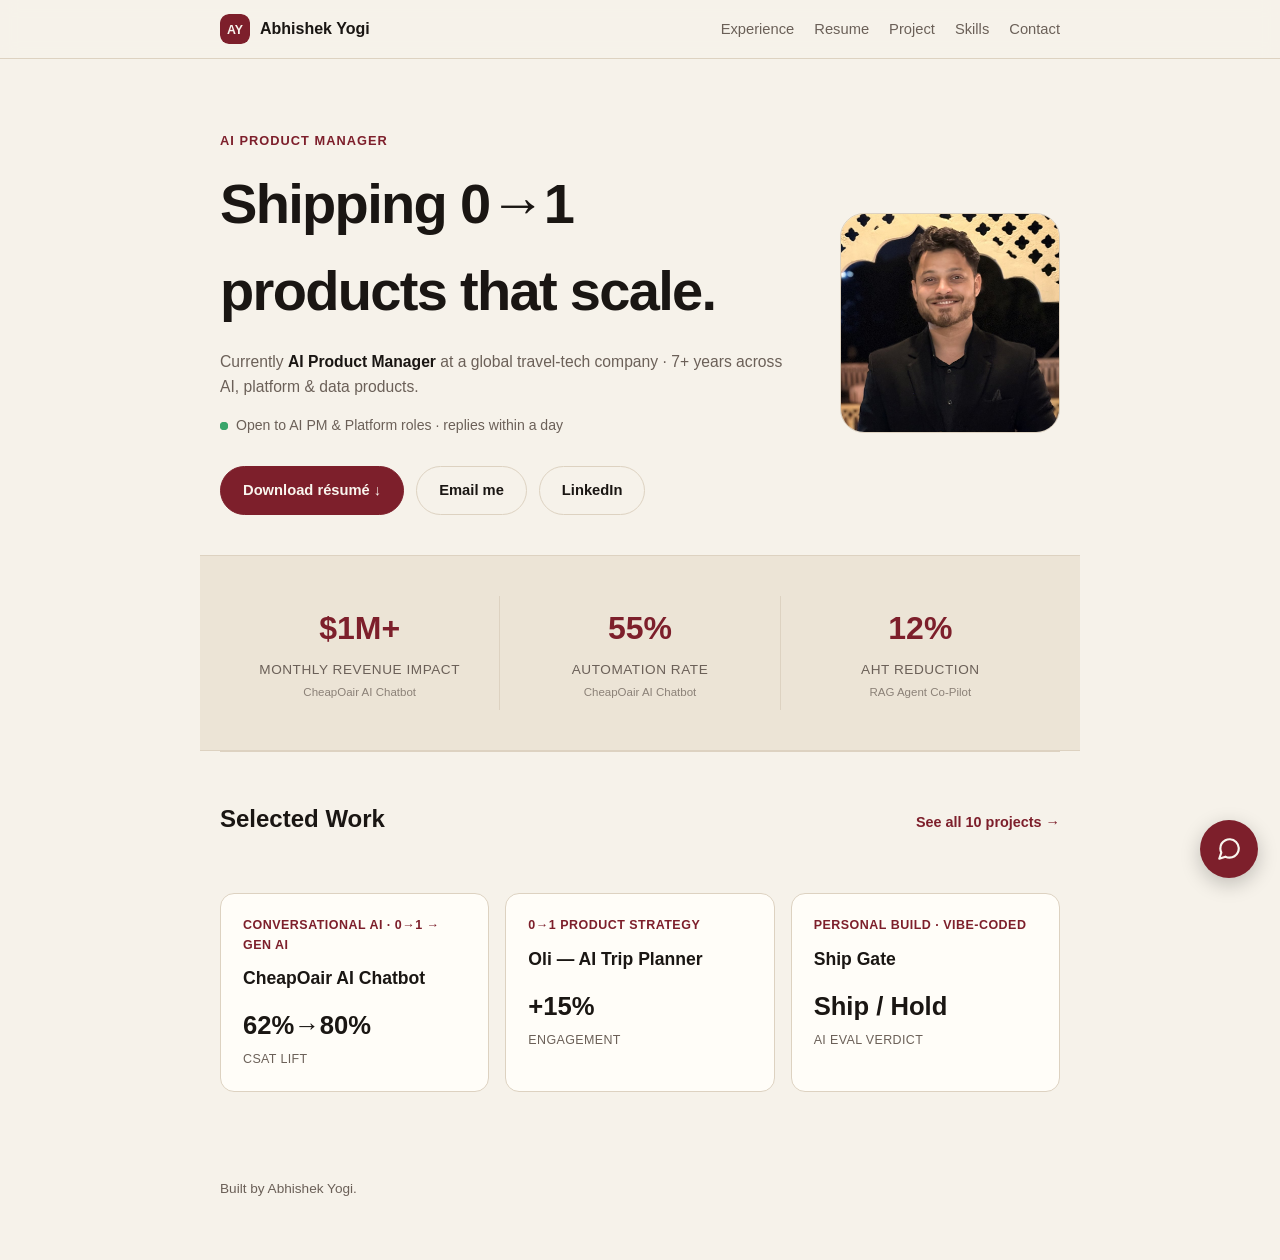
<file: index.html>
<!DOCTYPE html>
<html lang="en">
<head>
<meta charset="UTF-8">
<meta name="viewport" content="width=device-width, initial-scale=1.0">
<title>Abhishek Yogi — Product Manager &amp; Data Enthusiast</title>
<meta name="description" content="Abhishek Yogi — AI Product Manager. 7+ years shipping 0→1 products across AI and platform integrations, with $1M+ monthly revenue impact and 55% automation.">
<link rel="icon" href="data:,">
<link rel="stylesheet" href="style.css">
</head>
<body>

<header class="nav">
  <div class="nav-inner">
    <a href="index.html" class="brand">
      <svg class="logo-mark" width="30" height="30" viewBox="0 0 34 34" xmlns="http://www.w3.org/2000/svg" aria-hidden="true">
        <rect width="34" height="34" rx="9" fill="var(--accent)"/>
        <text x="17" y="23" text-anchor="middle" font-family="-apple-system, BlinkMacSystemFont, 'Segoe UI', sans-serif" font-size="14" font-weight="800" fill="var(--accent-fg)">AY</text>
      </svg>
      <span>Abhishek Yogi</span>
    </a>
    <nav class="nav-links">
      <a href="experience.html">Experience</a>
      <a href="resume.html">Resume</a>
      <a href="project.html">Project</a>
      <a href="skills.html">Skills</a>
      <a href="contact.html">Contact</a>
    </nav>
  </div>
</header>

<main>
  <section class="hero">
    <div class="hero-layout">
      <div class="hero-intro">
        <p class="eyebrow"><span class="eyebrow-role" id="eyebrowRole">AI Product Manager</span></p>
        <h1>Shipping 0→1 products that scale.</h1>
        <p class="cred">Currently <strong>AI Product Manager</strong> at a global travel-tech company · 7+ years across AI, platform &amp; data products.</p>
        <p class="avail"><span class="avail-dot" aria-hidden="true"></span> Open to AI PM &amp; Platform roles · replies within a day</p>
        <div class="hero-links">
          <a class="btn btn-primary" href="Abhishek_Yogi_Resume.pdf" download>Download résumé ↓</a>
          <a class="btn" href="mailto:abhishekyogi.24@gmail.com">Email me</a>
          <a class="btn" href="https://www.linkedin.com/in/abhiyogi/" target="_blank" rel="noopener">LinkedIn</a>
        </div>
      </div>
      <div class="hero-photo">
        <img src="headshot.jpg" alt="Abhishek Yogi" onerror="this.style.display='none'; this.nextElementSibling.style.display='flex';">
        <div class="hero-photo-placeholder">
          <svg width="64" height="64" viewBox="0 0 24 24" fill="none" stroke="currentColor" stroke-width="1.5" stroke-linecap="round" stroke-linejoin="round" aria-hidden="true">
            <circle cx="12" cy="8" r="4"/>
            <path d="M4 21c0-4.4 3.6-8 8-8s8 3.6 8 8"/>
          </svg>
        </div>
      </div>
    </div>
  </section>

  <div class="stat-band">
    <div class="stat-band-inner">
      <a class="stat" href="project.html#cheapoair">
        <span class="stat-value">$1M+</span>
        <span class="stat-label">Monthly Revenue Impact</span>
        <span class="stat-src">CheapOair AI Chatbot</span>
      </a>
      <a class="stat" href="project.html#cheapoair">
        <span class="stat-value">55%</span>
        <span class="stat-label">Automation Rate</span>
        <span class="stat-src">CheapOair AI Chatbot</span>
      </a>
      <a class="stat" href="experience.html">
        <span class="stat-value">12%</span>
        <span class="stat-label">AHT Reduction</span>
        <span class="stat-src">RAG Agent Co-Pilot</span>
      </a>
    </div>
  </div>

  <section class="section">
    <div class="section-head">
      <h2>Selected Work</h2>
      <a class="see-all" href="project.html">See all 10 projects →</a>
    </div>
    <div class="work-grid">
      <a class="work-card" href="project.html#cheapoair">
        <p class="work-card-tag">Conversational AI · 0→1 → Gen AI</p>
        <p class="work-card-title">CheapOair AI Chatbot</p>
        <span class="work-card-metric">62%→80%</span>
        <span class="work-card-metric-label">CSAT lift</span>
      </a>
      <a class="work-card" href="project.html#oli">
        <p class="work-card-tag">0→1 Product Strategy</p>
        <p class="work-card-title">Oli — AI Trip Planner</p>
        <span class="work-card-metric">+15%</span>
        <span class="work-card-metric-label">Engagement</span>
      </a>
      <a class="work-card" href="project.html#ship-gate">
        <p class="work-card-tag">Personal Build · Vibe-Coded</p>
        <p class="work-card-title">Ship Gate</p>
        <span class="work-card-metric">Ship / Hold</span>
        <span class="work-card-metric-label">AI eval verdict</span>
      </a>
    </div>
  </section>
</main>

<footer class="footer">
  <p>Built by Abhishek Yogi.</p>
</footer>

<!-- Chatbot widget -->
<div id="chat-widget">
  <div id="chat-frame-wrap" hidden>
    <iframe id="chat-frame" aria-label="Abhi AI chat assistant" loading="lazy" allow="microphone"></iframe>
  </div>
  <button id="chat-launcher" type="button" aria-label="Open chat" aria-expanded="false">
    <svg class="icon-open" viewBox="0 0 24 24" width="26" height="26" fill="none" stroke="currentColor" stroke-width="2" stroke-linecap="round" stroke-linejoin="round" aria-hidden="true">
      <path d="M21 11.5a8.38 8.38 0 0 1-.9 3.8 8.5 8.5 0 0 1-7.6 4.7 8.38 8.38 0 0 1-3.8-.9L3 21l1.9-5.7a8.38 8.38 0 0 1-.9-3.8 8.5 8.5 0 0 1 4.7-7.6 8.38 8.38 0 0 1 3.8-.9h.5a8.48 8.48 0 0 1 8 8v.5z"/>
    </svg>
    <svg class="icon-close" viewBox="0 0 24 24" width="26" height="26" fill="none" stroke="currentColor" stroke-width="2.2" stroke-linecap="round" stroke-linejoin="round" aria-hidden="true">
      <line x1="18" y1="6" x2="6" y2="18"/><line x1="6" y1="6" x2="18" y2="18"/>
    </svg>
  </button>
</div>

<script>
(function () {
  var launcher = document.getElementById('chat-launcher');
  var wrap = document.getElementById('chat-frame-wrap');
  var frame = document.getElementById('chat-frame');
  var widget = document.getElementById('chat-widget');
  var loaded = false;

  function open() {
    if (!loaded) { frame.src = 'chatbot.html'; loaded = true; }
    wrap.hidden = false;
    // allow display to apply before animating
    requestAnimationFrame(function () { widget.classList.add('open'); });
    launcher.setAttribute('aria-label', 'Close chat');
    launcher.setAttribute('aria-expanded', 'true');
  }
  function close() {
    widget.classList.remove('open');
    launcher.setAttribute('aria-label', 'Open chat');
    launcher.setAttribute('aria-expanded', 'false');
    setTimeout(function () { if (!widget.classList.contains('open')) wrap.hidden = true; }, 200);
  }
  launcher.addEventListener('click', function () {
    if (widget.classList.contains('open')) close(); else open();
  });
  document.addEventListener('keydown', function (e) {
    if (e.key === 'Escape' && widget.classList.contains('open')) close();
  });
})();
</script>

<script>
(function () {
  var el = document.getElementById('eyebrowRole');
  if (!el) return;
  var roles = ['AI Product Manager', 'Platform & Integrations', 'Data Enthusiast'];
  var i = 0;
  setInterval(function () {
    el.classList.add('eyebrow-fade');
    setTimeout(function () {
      i = (i + 1) % roles.length;
      el.textContent = roles[i];
      el.classList.remove('eyebrow-fade');
    }, 350);
  }, 2400);
})();
</script>

</body>
</html>
</file>
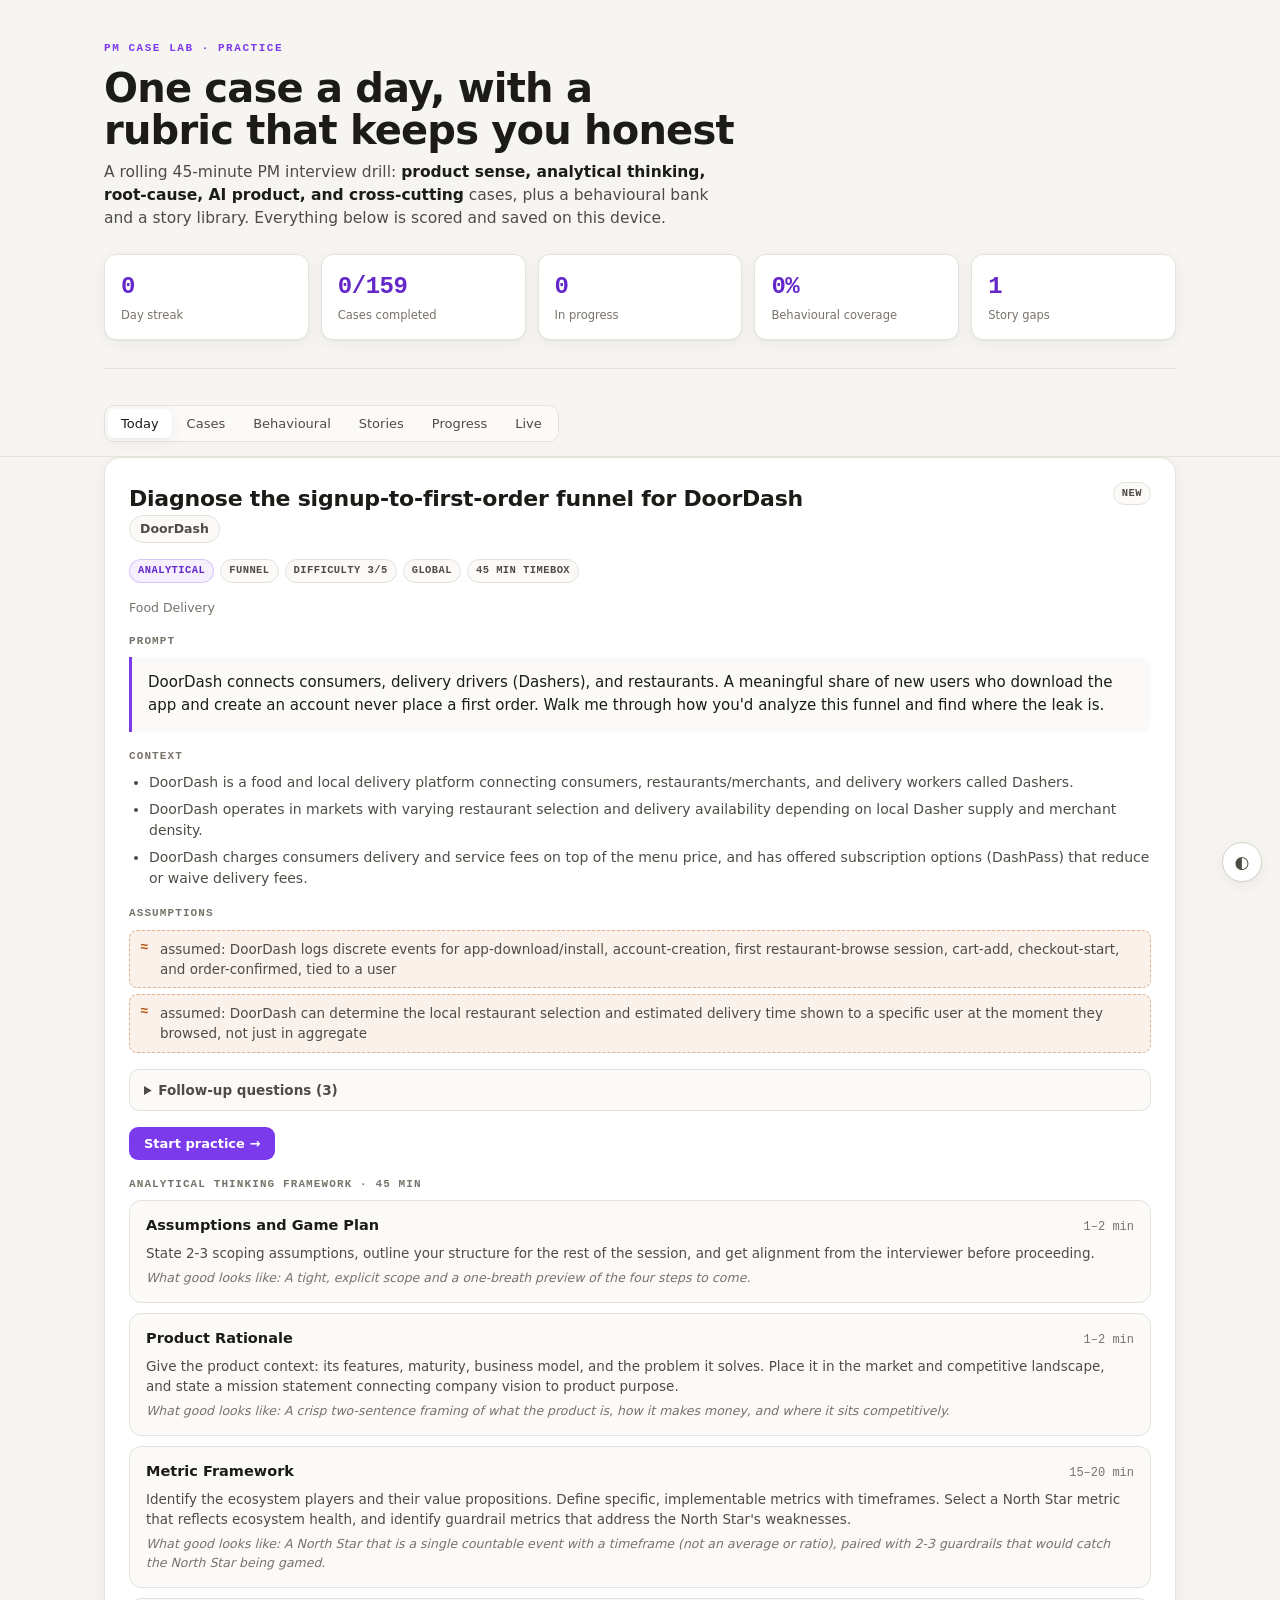
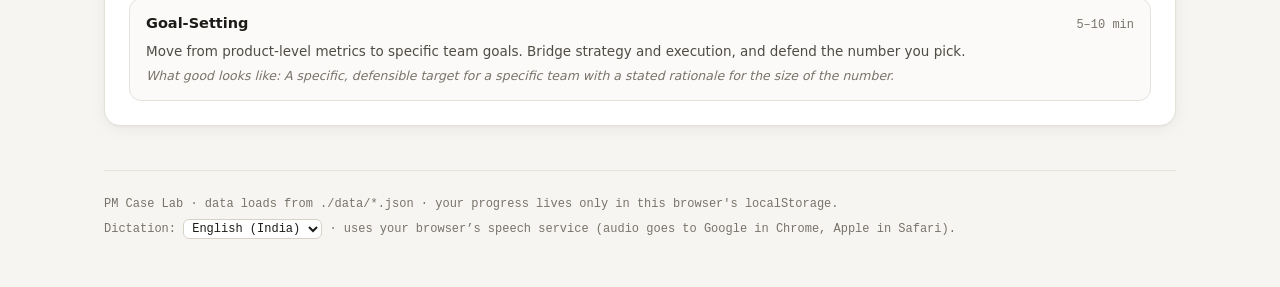
<file: case-lab/index.html>
<!DOCTYPE html>
<html lang="en">
<head>
<meta charset="utf-8">
<meta name="viewport" content="width=device-width, initial-scale=1">
<title>PM Case Lab — daily interview practice</title>
<link rel="stylesheet" href="./style.css?v=20261029b">
</head>
<body>
<div class="wrap">
  <div class="container">
    <header class="masthead">
      <p class="eyebrow">PM Case Lab · practice</p>
      <h1 class="title">One case a day, with a rubric that keeps you honest</h1>
      <p class="subtitle">A rolling 45-minute PM interview drill: <b>product sense, analytical thinking, root-cause, AI product, and cross-cutting</b> cases, plus a behavioural bank and a story library. Everything below is scored and saved on this device.</p>
      <div class="stats" id="stats"></div>
    </header>
  </div>

  <nav class="controls">
    <div class="container controls-row">
      <div class="seg" role="tablist" aria-label="Sections" id="tab-nav">
        <button data-tab="today" role="tab" aria-selected="true">Today</button>
        <button data-tab="cases" role="tab" aria-selected="false">Cases</button>
        <button data-tab="behavioural" role="tab" aria-selected="false">Behavioural</button>
        <button data-tab="stories" role="tab" aria-selected="false">Stories</button>
        <button data-tab="progress" role="tab" aria-selected="false">Progress</button>
        <button data-tab="live" role="tab" aria-selected="false">Live</button>
      </div>
      <div class="spacer"></div>
    </div>
  </nav>

  <div class="container">
    <section id="view-today" class="view"></section>
    <section id="view-cases" class="view" hidden></section>
    <section id="view-behavioural" class="view" hidden></section>
    <section id="view-stories" class="view" hidden></section>
    <section id="view-progress" class="view" hidden></section>
    <section id="view-live" class="view" hidden></section>
    <section id="view-practice" class="view" hidden></section>

    <footer>
      <div class="stamp" id="footer-stamp">PM Case Lab · data loads from ./data/*.json · your progress lives only in this browser's localStorage.</div>
    </footer>
  </div>
</div>

<button class="themebtn" id="theme" title="Toggle theme" aria-label="Toggle light/dark theme">◐</button>

<script src="./feedback-rules.js?v=20261029b"></script>
<script src="./script.js?v=20261029b"></script>
</body>
</html>
</file>
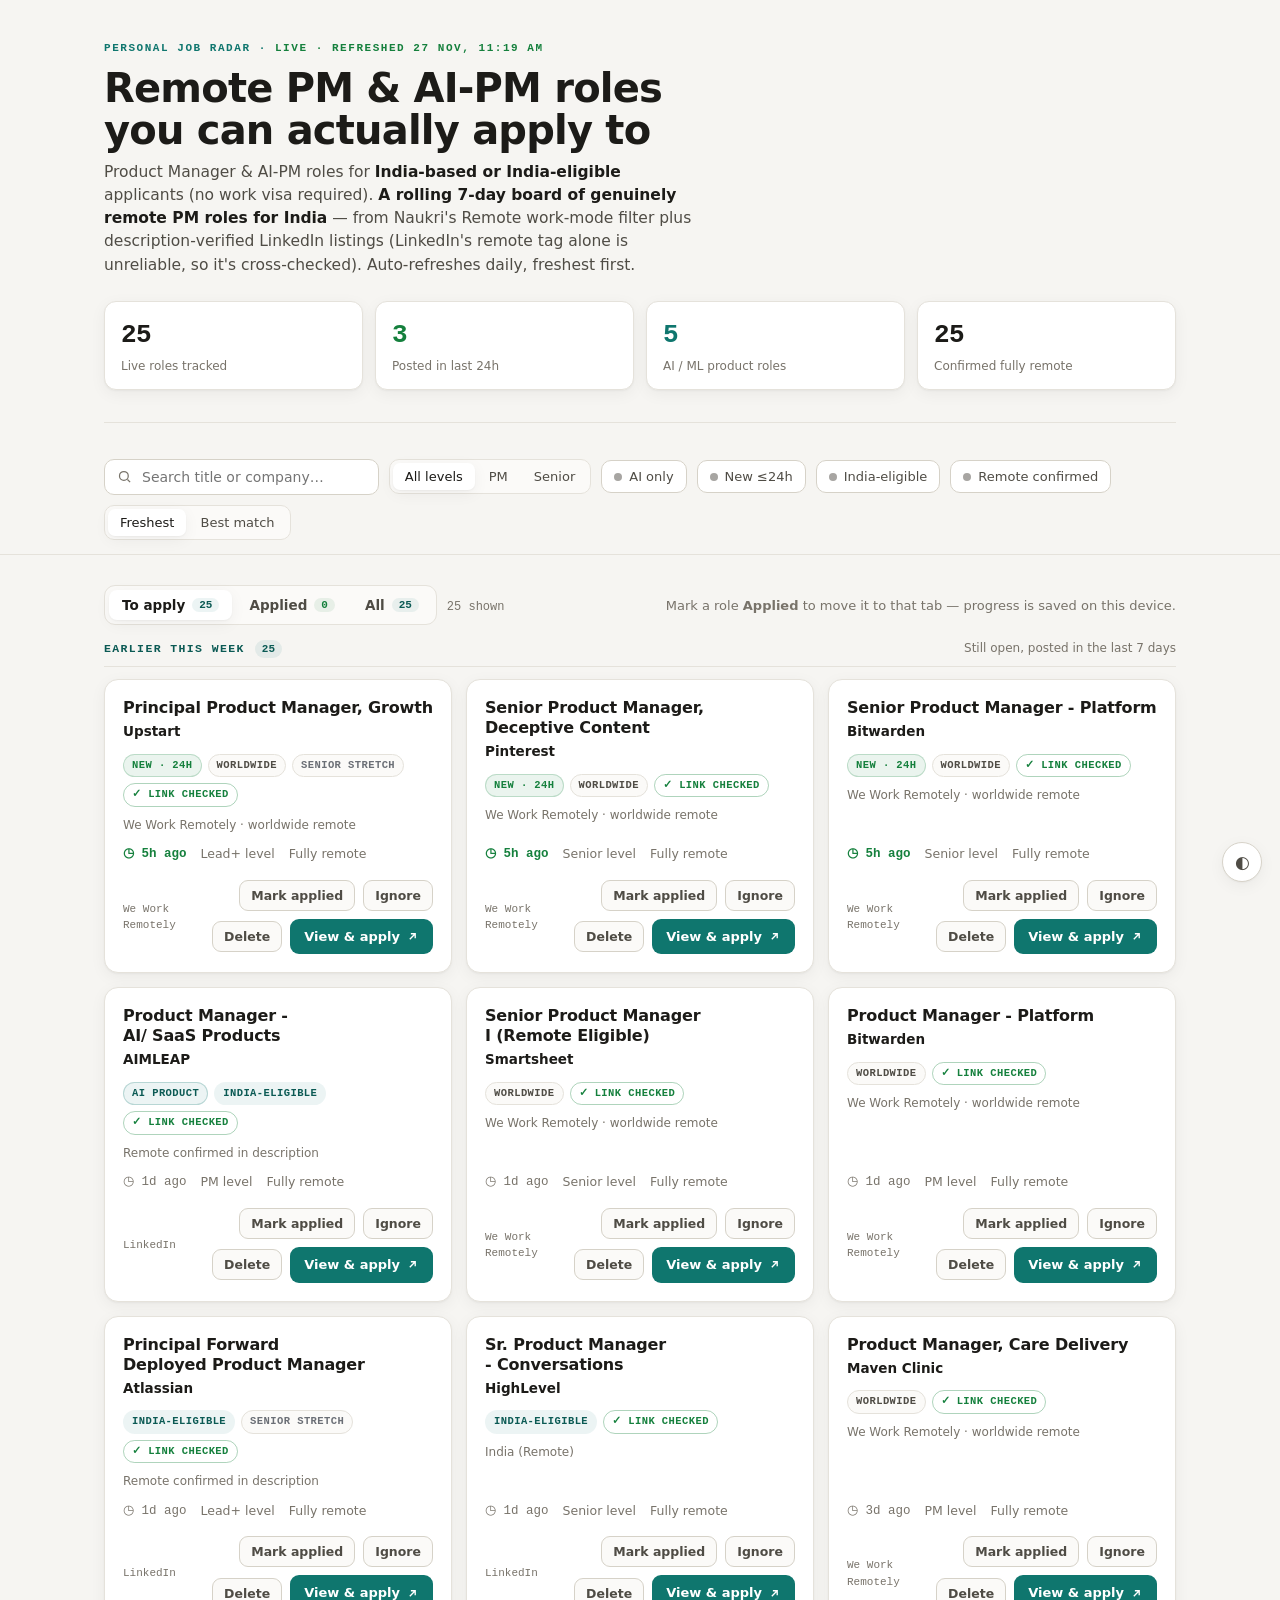
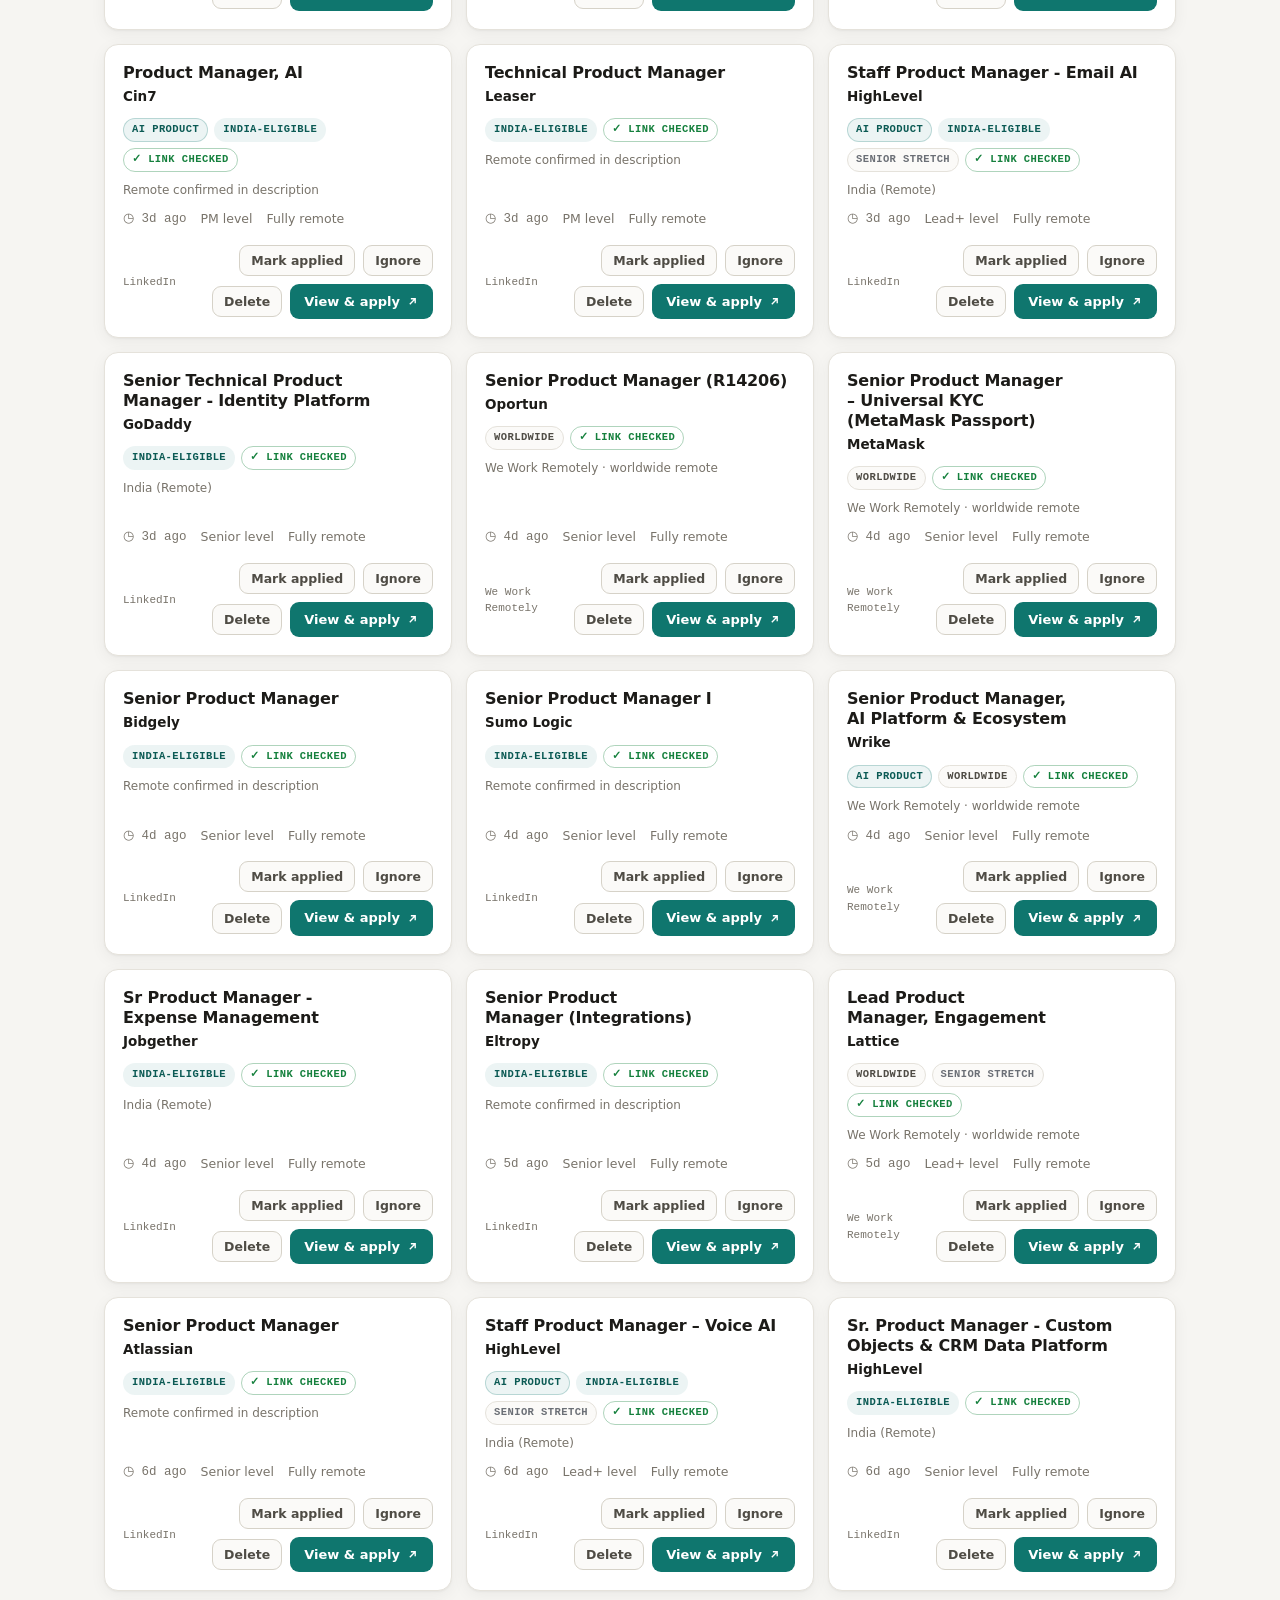
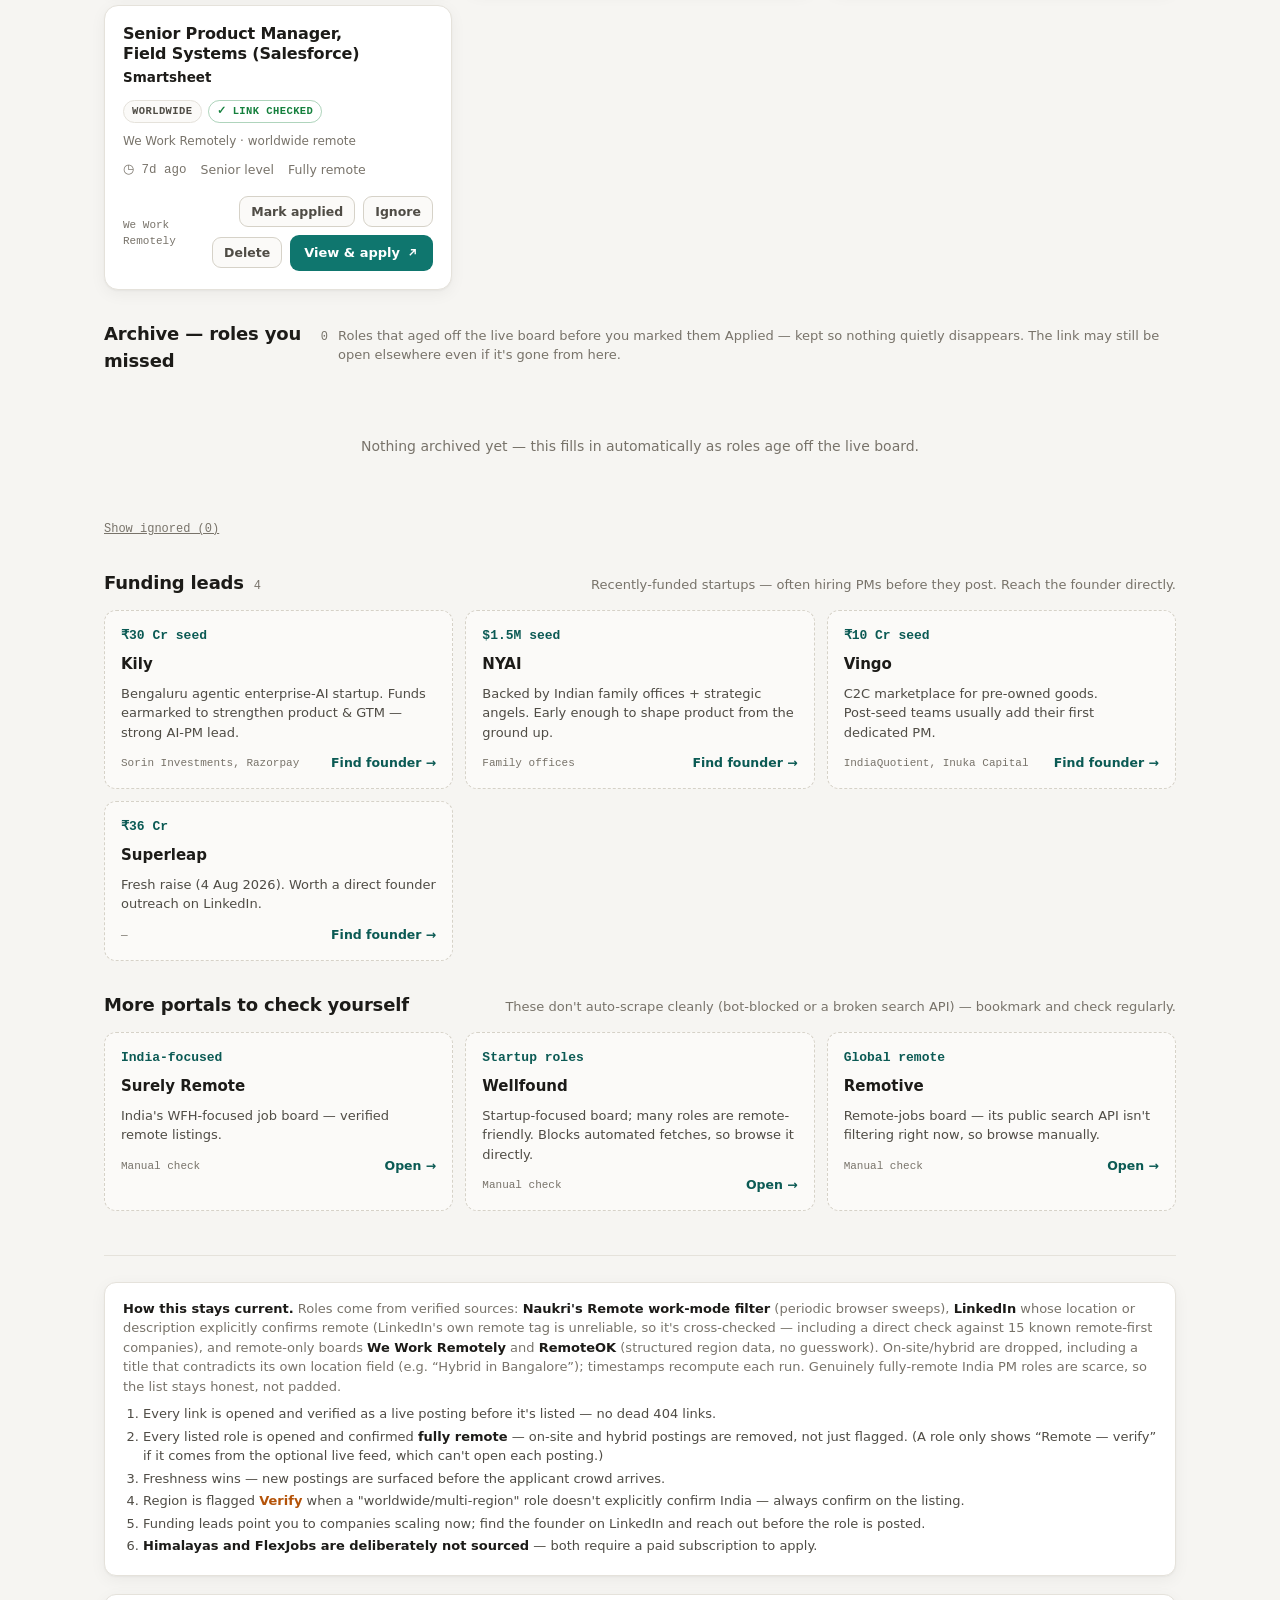
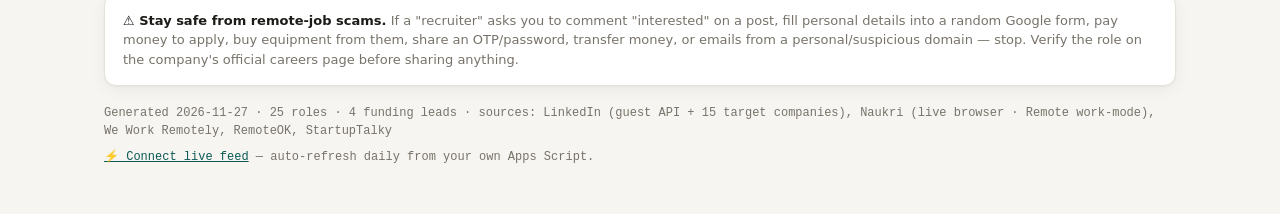
<file: job-radar/index.html>
<!DOCTYPE html>
<html lang="en">
<head>
<meta charset="utf-8">
<meta name="viewport" content="width=device-width, initial-scale=1">
<title>PM Job Radar — Remote, India-eligible</title>
<style>
  :root {
    --bg: #f6f5f2;
    --surface: #ffffff;
    --surface-2: #fbfaf8;
    --border: #e5e2db;
    --border-strong: #d6d2c8;
    --ink: #1c1b18;
    --ink-2: #4f4c45;
    --ink-3: #86817650;
    --muted: #78736a;
    --accent: #0f766e;        /* deep teal — the brand signal */
    --accent-ink: #0b5a54;
    --accent-wash: #0f766e14;
    --fresh: #15803d;         /* semantic: posted <24h */
    --fresh-wash: #15803d16;
    --verify: #b45309;        /* semantic: eligibility to confirm */
    --verify-wash: #b4530915;
    --stretch: #6b6f76;       /* semantic: above target seniority */
    --shadow: 0 1px 2px rgba(28,27,24,.04), 0 4px 16px rgba(28,27,24,.05);
    --mono: ui-monospace, "SF Mono", "SFMono-Regular", Menlo, Consolas, monospace;
    --sans: -apple-system, BlinkMacSystemFont, "Segoe UI", system-ui, sans-serif;
  }
  @media (prefers-color-scheme: dark) {
    :root {
      --bg: #14140f;
      --surface: #1d1d18;
      --surface-2: #201f1a;
      --border: #302f28;
      --border-strong: #3c3b33;
      --ink: #f2f0ea;
      --ink-2: #c8c4ba;
      --muted: #918c81;
      --accent: #4fd1c5;
      --accent-ink: #6ee7db;
      --accent-wash: #4fd1c518;
      --fresh: #4ade80;
      --fresh-wash: #4ade8018;
      --verify: #fbbf24;
      --verify-wash: #fbbf2416;
      --stretch: #9a958a;
      --shadow: 0 1px 2px rgba(0,0,0,.3), 0 6px 20px rgba(0,0,0,.35);
    }
  }
  :root[data-theme="dark"] {
    --bg: #14140f; --surface: #1d1d18; --surface-2: #201f1a; --border: #302f28;
    --border-strong: #3c3b33; --ink: #f2f0ea; --ink-2: #c8c4ba; --muted: #918c81;
    --accent: #4fd1c5; --accent-ink: #6ee7db; --accent-wash: #4fd1c518;
    --fresh: #4ade80; --fresh-wash: #4ade8018; --verify: #fbbf24; --verify-wash: #fbbf2416;
    --stretch: #9a958a; --shadow: 0 1px 2px rgba(0,0,0,.3), 0 6px 20px rgba(0,0,0,.35);
  }
  :root[data-theme="light"] {
    --bg: #f6f5f2; --surface: #ffffff; --surface-2: #fbfaf8; --border: #e5e2db;
    --border-strong: #d6d2c8; --ink: #1c1b18; --ink-2: #4f4c45; --muted: #78736a;
    --accent: #0f766e; --accent-ink: #0b5a54; --accent-wash: #0f766e14;
    --fresh: #15803d; --fresh-wash: #15803d16; --verify: #b45309; --verify-wash: #b4530915;
    --stretch: #6b6f76; --shadow: 0 1px 2px rgba(28,27,24,.04), 0 4px 16px rgba(28,27,24,.05);
  }

  * { box-sizing: border-box; }
  body { margin: 0; }
  .wrap {
    font-family: var(--sans);
    color: var(--ink);
    background: var(--bg);
    min-height: 100vh;
    line-height: 1.5;
    -webkit-font-smoothing: antialiased;
  }
  .container { max-width: 1120px; margin: 0 auto; padding: 0 24px; }

  /* ---- Masthead ---- */
  header.masthead { padding: 40px 0 28px; border-bottom: 1px solid var(--border); }
  .eyebrow {
    font-family: var(--mono); font-size: 11px; letter-spacing: .14em; text-transform: uppercase;
    color: var(--accent); font-weight: 600; margin: 0 0 10px;
  }
  h1.title {
    font-size: clamp(28px, 4.5vw, 40px); line-height: 1.05; margin: 0 0 10px;
    letter-spacing: -.02em; font-weight: 720; text-wrap: balance;
  }
  .subtitle { color: var(--ink-2); font-size: 15.5px; margin: 0; max-width: 60ch; }
  .subtitle b { color: var(--ink); font-weight: 600; }

  /* ---- Stat strip ---- */
  .stats { display: grid; grid-template-columns: repeat(4, 1fr); gap: 12px; margin: 24px 0 4px; }
  .stat {
    background: var(--surface); border: 1px solid var(--border); border-radius: 12px;
    padding: 14px 16px; box-shadow: var(--shadow);
  }
  .stat .n { font-family: var(--mono); font-size: 26px; font-weight: 600; letter-spacing: -.02em; font-variant-numeric: tabular-nums; }
  .stat.fresh .n { color: var(--fresh); }
  .stat.ai .n { color: var(--accent); }
  .stat .l { font-size: 12px; color: var(--muted); margin-top: 2px; }

  /* ---- Controls ---- */
  .controls {
    position: sticky; top: 0; z-index: 20; background: color-mix(in srgb, var(--bg) 88%, transparent);
    backdrop-filter: blur(10px); border-bottom: 1px solid var(--border);
    padding: 14px 0; margin-top: 22px;
  }
  .controls-row { display: flex; flex-wrap: wrap; gap: 10px; align-items: center; }
  .search {
    flex: 1 1 220px; min-width: 180px; display: flex; align-items: center; gap: 8px;
    background: var(--surface); border: 1px solid var(--border-strong); border-radius: 10px;
    padding: 8px 12px;
  }
  .search input { border: 0; background: transparent; outline: none; font-size: 14px; color: var(--ink); width: 100%; font-family: var(--sans); }
  .search svg { flex: 0 0 auto; color: var(--muted); }
  .seg { display: inline-flex; background: var(--surface-2); border: 1px solid var(--border); border-radius: 10px; padding: 3px; gap: 2px; }
  .seg button {
    font-family: var(--sans); font-size: 13px; font-weight: 500; color: var(--ink-2);
    background: transparent; border: 0; padding: 6px 12px; border-radius: 7px; cursor: pointer;
    white-space: nowrap;
  }
  .seg button[aria-pressed="true"] { background: var(--surface); color: var(--ink); box-shadow: var(--shadow); }
  .toggle {
    font-family: var(--sans); font-size: 13px; font-weight: 500; cursor: pointer;
    display: inline-flex; align-items: center; gap: 7px; padding: 8px 12px;
    border: 1px solid var(--border-strong); border-radius: 10px; background: var(--surface); color: var(--ink-2);
  }
  .toggle[aria-pressed="true"] { border-color: var(--accent); color: var(--accent-ink); background: var(--accent-wash); }
  .toggle .dot { width: 8px; height: 8px; border-radius: 50%; background: currentColor; opacity: .5; }
  .toggle[aria-pressed="true"] .dot { opacity: 1; }
  .spacer { flex: 1 1 auto; }
  button:focus-visible, input:focus-visible, a:focus-visible { outline: 2px solid var(--accent); outline-offset: 2px; border-radius: 6px; }

  /* ---- Section headings ---- */
  .sec-head { display: flex; align-items: baseline; gap: 10px; margin: 30px 0 14px; }
  .sec-head h2 { font-size: 18px; letter-spacing: -.01em; margin: 0; font-weight: 680; }
  .sec-head .count { font-family: var(--mono); font-size: 12px; color: var(--muted); font-variant-numeric: tabular-nums; }
  .sec-head .hint { font-size: 13px; color: var(--muted); margin-left: auto; }

  /* ---- Job cards ---- */
  .grid { display: grid; grid-template-columns: repeat(auto-fill, minmax(330px, 1fr)); gap: 14px; }
  .card {
    background: var(--surface); border: 1px solid var(--border); border-radius: 14px;
    padding: 18px; display: flex; flex-direction: column; gap: 12px; box-shadow: var(--shadow);
    transition: transform .12s ease, border-color .12s ease;
  }
  .card:hover { transform: translateY(-2px); border-color: var(--border-strong); }
  .card.hidden { display: none; }
  .card.archive-card { border-style: dashed; opacity: .82; }
  .card.archive-card:hover { opacity: 1; transform: none; }
  .delete-btn { color: var(--verify); border-color: color-mix(in srgb, var(--verify) 30%, transparent); }
  .delete-btn:hover { background: var(--verify-wash); border-color: var(--verify); }
  .ignore-btn.is-ignored { background: var(--fresh-wash); color: var(--fresh); border-color: color-mix(in srgb, var(--fresh) 34%, transparent); }
  .card-top { display: flex; justify-content: space-between; align-items: flex-start; gap: 10px; }
  .card h3 { font-size: 16px; line-height: 1.25; margin: 0; letter-spacing: -.01em; font-weight: 640; text-wrap: balance; }
  .company { font-size: 13.5px; color: var(--ink-2); margin-top: 3px; }
  .company b { color: var(--ink); font-weight: 600; }
  .badges { display: flex; flex-wrap: wrap; gap: 6px; }
  .badge {
    font-family: var(--mono); font-size: 10.5px; letter-spacing: .04em; text-transform: uppercase;
    font-weight: 600; padding: 3px 8px; border-radius: 999px; white-space: nowrap;
    border: 1px solid transparent;
  }
  .badge.new { color: var(--fresh); background: var(--fresh-wash); border-color: color-mix(in srgb, var(--fresh) 22%, transparent); }
  .badge.ai { color: var(--accent-ink); background: var(--accent-wash); border-color: color-mix(in srgb, var(--accent) 24%, transparent); }
  .badge.region-india { color: var(--accent-ink); background: var(--accent-wash); }
  .badge.region-world { color: var(--ink-2); background: var(--surface-2); border-color: var(--border); }
  .badge.verify { color: var(--verify); background: var(--verify-wash); border-color: color-mix(in srgb, var(--verify) 22%, transparent); }
  .badge.stretch { color: var(--stretch); background: var(--surface-2); border-color: var(--border); }
  .badge.ok { color: var(--fresh); background: transparent; border-color: color-mix(in srgb, var(--fresh) 34%, transparent); }
  .note { font-size: 12px; color: var(--muted); line-height: 1.35; margin-top: -2px; }
  .date-group {
    grid-column: 1 / -1; display: flex; align-items: baseline; flex-wrap: wrap; gap: 4px 10px;
    margin: 18px 0 -2px; padding-bottom: 8px; border-bottom: 1px solid var(--border);
  }
  .grid > .date-group:first-child { margin-top: 0; }
  .dg-label {
    font-family: var(--mono); font-size: 11.5px; font-weight: 700; letter-spacing: .12em;
    text-transform: uppercase; color: var(--accent-ink);
  }
  .dg-n {
    font-family: var(--mono); font-size: 11px; font-variant-numeric: tabular-nums; font-weight: 600;
    background: var(--accent-wash); color: var(--accent-ink); padding: 1px 7px; border-radius: 999px;
  }
  .dg-hint { font-size: 12px; color: var(--muted); margin-left: auto; }
  .tabs { display: inline-flex; gap: 4px; background: var(--surface-2); border: 1px solid var(--border); border-radius: 11px; padding: 4px; }
  .tab {
    font-family: var(--sans); font-size: 13.5px; font-weight: 600; color: var(--ink-2);
    background: transparent; border: 0; padding: 7px 13px; border-radius: 8px; cursor: pointer;
    display: inline-flex; align-items: center; gap: 7px; white-space: nowrap;
  }
  .tab[aria-selected="true"] { background: var(--surface); color: var(--ink); box-shadow: var(--shadow); }
  .tab .tab-n {
    font-family: var(--mono); font-size: 11px; font-variant-numeric: tabular-nums; font-weight: 600;
    background: var(--accent-wash); color: var(--accent-ink); padding: 1px 7px; border-radius: 999px;
  }
  .tab[data-tab="applied"] .tab-n { background: var(--fresh-wash); color: var(--fresh); }
  .card.card-applied { opacity: .62; }
  .card.card-applied:hover { opacity: 1; }
  .foot-actions { display: inline-flex; align-items: center; gap: 8px; flex-wrap: wrap; justify-content: flex-end; }
  .applied-btn {
    font-family: var(--sans); font-size: 12.5px; font-weight: 600; cursor: pointer; white-space: nowrap;
    background: var(--surface-2); color: var(--ink-2); border: 1px solid var(--border-strong);
    padding: 7px 11px; border-radius: 9px;
  }
  .applied-btn:hover { border-color: var(--accent); color: var(--accent-ink); }
  .applied-btn.is-applied { background: var(--fresh-wash); color: var(--fresh); border-color: color-mix(in srgb, var(--fresh) 34%, transparent); }
  .meta { display: flex; flex-wrap: wrap; gap: 4px 14px; font-size: 12.5px; color: var(--muted); margin-top: auto; }
  .meta .posted { font-family: var(--mono); font-variant-numeric: tabular-nums; }
  .meta .posted.is-new { color: var(--fresh); font-weight: 600; }
  .card-foot { display: flex; align-items: center; justify-content: space-between; gap: 10px; padding-top: 4px; }
  .src { font-family: var(--mono); font-size: 11px; color: var(--muted); }
  .apply {
    font-family: var(--sans); font-size: 13px; font-weight: 600; text-decoration: none;
    color: #fff; background: var(--accent); padding: 8px 14px; border-radius: 9px;
    display: inline-flex; align-items: center; gap: 6px; white-space: nowrap;
  }
  :root[data-theme="dark"] .apply, @media (prefers-color-scheme: dark) { }
  .apply:hover { background: var(--accent-ink); }
  .apply svg { width: 13px; height: 13px; }

  /* ---- Funding leads ---- */
  .leads { display: grid; grid-template-columns: repeat(auto-fill, minmax(300px, 1fr)); gap: 12px; }
  .lead {
    background: var(--surface-2); border: 1px dashed var(--border-strong); border-radius: 12px;
    padding: 15px 16px; display: flex; flex-direction: column; gap: 8px;
  }
  .lead .amt { font-family: var(--mono); font-size: 13px; font-weight: 600; color: var(--accent-ink); }
  .lead h4 { margin: 0; font-size: 15px; font-weight: 640; }
  .lead p { margin: 0; font-size: 13px; color: var(--ink-2); }
  .lead .lead-foot { display: flex; justify-content: space-between; align-items: center; margin-top: 4px; }
  .lead a { font-size: 12.5px; color: var(--accent-ink); text-decoration: none; font-weight: 600; }
  .lead a:hover { text-decoration: underline; }

  .empty { text-align: center; padding: 48px 20px; color: var(--muted); font-size: 14px; display: none; }
  .empty.show { display: block; }

  /* ---- Footer ---- */
  footer { border-top: 1px solid var(--border); margin-top: 44px; padding: 26px 0 48px; color: var(--muted); font-size: 13px; }
  footer .how { background: var(--surface); border: 1px solid var(--border); border-radius: 12px; padding: 16px 18px; margin-bottom: 18px; box-shadow: var(--shadow); }
  footer .how b { color: var(--ink); }
  footer .how ol { margin: 8px 0 0; padding-left: 20px; color: var(--ink-2); }
  footer .how li { margin: 3px 0; }
  footer .stamp { font-family: var(--mono); font-size: 12px; }

  .themebtn {
    position: fixed; bottom: 18px; right: 18px; z-index: 40; width: 40px; height: 40px;
    border-radius: 50%; border: 1px solid var(--border-strong); background: var(--surface);
    color: var(--ink-2); cursor: pointer; box-shadow: var(--shadow); font-size: 17px;
  }
  @media (max-width: 640px) {
    .stats { grid-template-columns: repeat(2, 1fr); }
    .container { padding: 0 16px; }
  }
  @media (prefers-reduced-motion: reduce) { * { transition: none !important; } }
</style>
</head>
<body>

<div class="wrap">
  <div class="container">
    <header class="masthead">
      <p class="eyebrow">Personal job radar · <span id="feed-status">snapshot</span></p>
      <h1 class="title">Remote PM &amp; AI‑PM roles you can actually apply to</h1>
      <p class="subtitle">Product Manager &amp; AI‑PM roles for <b>India‑based or India‑eligible</b> applicants (no work visa required). <b>A rolling 7‑day board of genuinely remote PM roles for India</b> — from Naukri's Remote work‑mode filter plus description‑verified LinkedIn listings (LinkedIn's remote tag alone is unreliable, so it's cross‑checked). Auto‑refreshes daily, freshest first.</p>

      <div class="stats" id="stats">
        <div class="stat"><div class="n" id="s-total">0</div><div class="l">Live roles tracked</div></div>
        <div class="stat fresh"><div class="n" id="s-new">0</div><div class="l">Posted in last 24h</div></div>
        <div class="stat ai"><div class="n" id="s-ai">0</div><div class="l">AI / ML product roles</div></div>
        <div class="stat"><div class="n" id="s-remote">0</div><div class="l">Confirmed fully remote</div></div>
      </div>
    </header>
  </div>

  <div class="controls">
    <div class="container controls-row">
      <label class="search">
        <svg width="15" height="15" viewBox="0 0 24 24" fill="none" stroke="currentColor" stroke-width="2"><circle cx="11" cy="11" r="7"/><path d="m21 21-4.3-4.3"/></svg>
        <input id="q" type="search" placeholder="Search title or company…" aria-label="Search roles">
      </label>
      <div class="seg" role="group" aria-label="Seniority">
        <button data-sen="all" aria-pressed="true">All levels</button>
        <button data-sen="PM" aria-pressed="false">PM</button>
        <button data-sen="Senior" aria-pressed="false">Senior</button>
      </div>
      <button class="toggle" id="t-ai" aria-pressed="false"><span class="dot"></span>AI only</button>
      <button class="toggle" id="t-fresh" aria-pressed="false"><span class="dot"></span>New ≤24h</button>
      <button class="toggle" id="t-india" aria-pressed="false"><span class="dot"></span>India‑eligible</button>
      <button class="toggle" id="t-remote" aria-pressed="false"><span class="dot"></span>Remote confirmed</button>
      <div class="spacer"></div>
      <div class="seg" role="group" aria-label="Sort">
        <button data-sort="fresh" aria-pressed="true">Freshest</button>
        <button data-sort="match" aria-pressed="false">Best match</button>
      </div>
    </div>
  </div>

  <div class="container">
    <div class="sec-head">
      <div class="tabs" role="tablist" aria-label="Application status">
        <button class="tab" data-tab="toapply" aria-selected="true">To apply <span class="tab-n" id="n-toapply">0</span></button>
        <button class="tab" data-tab="applied" aria-selected="false">Applied <span class="tab-n" id="n-applied">0</span></button>
        <button class="tab" data-tab="all" aria-selected="false">All <span class="tab-n" id="n-all">0</span></button>
      </div>
      <span class="count" id="role-count">0 shown</span>
      <span class="hint">Mark a role <b>Applied</b> to move it to that tab — progress is saved on this device.</span>
    </div>
    <div class="grid" id="grid"></div>
    <div class="empty" id="empty">No roles match these filters. Try clearing a toggle or the search.</div>

    <div class="sec-head">
      <h2>Archive — roles you missed</h2>
      <span class="count" id="archive-count">0</span>
      <span class="hint">Roles that aged off the live board before you marked them Applied — kept so nothing quietly disappears. The link may still be open elsewhere even if it's gone from here.</span>
    </div>
    <div class="grid" id="archive-grid"></div>
    <div class="empty" id="archive-empty">Nothing archived yet — this fills in automatically as roles age off the live board.</div>
    <div style="margin:10px 0 4px">
      <button id="show-ignored-btn" type="button" style="font-family:var(--mono);font-size:12px;background:none;border:0;color:var(--muted);cursor:pointer;padding:0;text-decoration:underline">Show ignored (0)</button>
    </div>

    <div class="sec-head">
      <h2>Funding leads</h2>
      <span class="count" id="lead-count">0</span>
      <span class="hint">Recently‑funded startups — often hiring PMs before they post. Reach the founder directly.</span>
    </div>
    <div class="leads" id="leads"></div>

    <div class="sec-head">
      <h2>More portals to check yourself</h2>
      <span class="hint">These don't auto-scrape cleanly (bot-blocked or a broken search API) — bookmark and check regularly.</span>
    </div>
    <div class="leads">
      <div class="lead">
        <span class="amt">India-focused</span>
        <h4>Surely Remote</h4>
        <p>India's WFH-focused job board — verified remote listings.</p>
        <div class="lead-foot">
          <span class="src" style="font-family:var(--mono);font-size:11px;color:var(--muted)">Manual check</span>
          <a href="https://surelyremote.com" target="_blank" rel="noopener noreferrer">Open →</a>
        </div>
      </div>
      <div class="lead">
        <span class="amt">Startup roles</span>
        <h4>Wellfound</h4>
        <p>Startup-focused board; many roles are remote-friendly. Blocks automated fetches, so browse it directly.</p>
        <div class="lead-foot">
          <span class="src" style="font-family:var(--mono);font-size:11px;color:var(--muted)">Manual check</span>
          <a href="https://wellfound.com" target="_blank" rel="noopener noreferrer">Open →</a>
        </div>
      </div>
      <div class="lead">
        <span class="amt">Global remote</span>
        <h4>Remotive</h4>
        <p>Remote-jobs board — its public search API isn't filtering right now, so browse manually.</p>
        <div class="lead-foot">
          <span class="src" style="font-family:var(--mono);font-size:11px;color:var(--muted)">Manual check</span>
          <a href="https://remotive.com" target="_blank" rel="noopener noreferrer">Open →</a>
        </div>
      </div>
    </div>
  </div>

  <div class="container">
    <footer>
      <div class="how">
        <b>How this stays current.</b> Roles come from verified sources: <b>Naukri's Remote work‑mode filter</b> (periodic browser sweeps), <b>LinkedIn</b> whose location or description explicitly confirms remote (LinkedIn's own remote tag is unreliable, so it's cross‑checked — including a direct check against 15 known remote‑first companies), and remote‑only boards <b>We Work Remotely</b> and <b>RemoteOK</b> (structured region data, no guesswork). On‑site/hybrid are dropped, including a title that contradicts its own location field (e.g. “Hybrid in Bangalore”); timestamps recompute each run. Genuinely fully‑remote India PM roles are scarce, so the list stays honest, not padded.
        <ol>
          <li>Every link is opened and verified as a live posting before it's listed — no dead 404 links.</li>
          <li>Every listed role is opened and confirmed <b>fully remote</b> — on‑site and hybrid postings are removed, not just flagged. (A role only shows “Remote — verify” if it comes from the optional live feed, which can't open each posting.)</li>
          <li>Freshness wins — new postings are surfaced before the applicant crowd arrives.</li>
          <li>Region is flagged <span style="color:var(--verify);font-weight:600">Verify</span> when a "worldwide/multi‑region" role doesn't explicitly confirm India — always confirm on the listing.</li>
          <li>Funding leads point you to companies scaling now; find the founder on LinkedIn and reach out before the role is posted.</li>
          <li><b>Himalayas and FlexJobs are deliberately not sourced</b> — both require a paid subscription to apply.</li>
        </ol>
      </div>
      <div class="how" style="margin-top:14px">
        <b>⚠ Stay safe from remote-job scams.</b> If a "recruiter" asks you to comment "interested" on a post, fill personal details into a random Google form, pay money to apply, buy equipment from them, share an OTP/password, transfer money, or emails from a personal/suspicious domain — stop. Verify the role on the company's official careers page before sharing anything.
      </div>
      <div class="stamp">Generated <span id="gen">—</span> · <span id="foot-total">0</span> roles · <span id="foot-leads">0</span> funding leads · sources: LinkedIn (guest API + 15 target companies), Naukri (live browser · Remote work‑mode), We Work Remotely, RemoteOK, StartupTalky</div>
      <div class="stamp" style="margin-top:8px"><button id="feed-connect" type="button" style="font-family:var(--mono);font-size:12px;background:none;border:0;color:var(--accent-ink);cursor:pointer;padding:0;text-decoration:underline">⚡ Connect live feed</button> — auto-refresh daily from your own Apps Script.</div>
    </footer>
  </div>
</div>

<button class="themebtn" id="theme" title="Toggle theme" aria-label="Toggle light/dark theme">◐</button>

<script>
  // ---- Data (seeded snapshot; replaced by your live feed once connected) ----
  let GENERATED = "2026-08-07";

  // Optional live feed: your Apps Script web-app URL. Connect via the footer link (saved on this device),
  // or open the page once with ?feed=<url>. Until set, the seeded snapshot below is shown.
  (function(){ const p = new URLSearchParams(location.search).get('feed'); if (p) localStorage.setItem('pmradar_feed_url', p.trim()); })();
  let FEED_URL = localStorage.getItem('pmradar_feed_url') || '';
  // Hard rule: only roles posted within the last 48 hours. Older roles drop off automatically each morning.
  // workplace: 'remote' = confirmed fully remote on the posting; 'unconfirmed' = live posting that didn't state workplace type (likely remote — verify).
  let roles = [
    // ---- Confirmed fully remote ----
    { title:"AI Product Manager", company:"Profex Tech", sen:"Senior", ai:true, region:"india", workplace:"remote", days:0, new24:true, posted:"few hrs ago", verified:true, note:"B2B SaaS · LLM · ₹40–55 LPA · 6–7 yrs", source:"Naukri", url:"https://www.naukri.com/job-listings-ai-product-manager-remote-profex-tech-remote-6-to-7-years-070826034977" },
    { title:"Sr. Product Manager — Lead Generation Suite", company:"HighLevel", sen:"Senior", ai:false, region:"india", workplace:"remote", days:0, new24:true, posted:"few hrs ago", verified:true, note:"WFH · 6–11 yrs · listed on Naukri + Instahyre", source:"Naukri", url:"https://www.naukri.com/job-listings-sr-product-manager-lead-generation-suite-highlevel-remote-6-to-11-years-070826500626" },
    { title:"Senior Product Manager", company:"Flexiple", sen:"Senior", ai:false, region:"india", workplace:"remote", days:0, new24:true, posted:"6h ago", verified:true, note:"Remote (India)", source:"LinkedIn", url:"https://in.linkedin.com/jobs/view/senior-product-manager-at-flexiple-4448756505" },
    { title:"Product Manager", company:"Flexiple", sen:"PM", ai:false, region:"india", workplace:"remote", days:0, new24:true, posted:"3h ago", verified:true, note:"Remote (India)", source:"LinkedIn", url:"https://in.linkedin.com/jobs/view/product-manager-at-flexiple-4448779858" },
    { title:"Product Development Manager", company:"Flexiple", sen:"PM", ai:false, region:"india", workplace:"remote", days:0, new24:true, posted:"8h ago", verified:true, note:"Remote (India)", source:"LinkedIn", url:"https://in.linkedin.com/jobs/view/product-development-manager-at-flexiple-4448734760" },
    { title:"Principal Product Manager", company:"Kantata", sen:"Lead", ai:false, region:"india", workplace:"remote", days:0, new24:true, posted:"5h ago", verified:true, note:"Remote · ≈4 near-identical openings", source:"LinkedIn", url:"https://in.linkedin.com/jobs/view/principal-product-manager-at-kantata-4450300706" },
    { title:"Product Manager — AI Products", company:"BuzzBoard", sen:"PM", ai:true, region:"india", workplace:"remote", days:1, new24:false, posted:"1d ago", verified:true, note:"Agent-based AI for B2B · fully remote (Hyderabad HQ)", source:"LinkedIn", url:"https://in.linkedin.com/jobs/view/product-manager-%E2%80%94-ai-products-at-buzzboard-4450254853" },
    { title:"PM, Senior Staff — Data & AI", company:"Equinix", sen:"Senior", ai:true, region:"india", workplace:"remote", days:1, new24:false, posted:"1d ago", verified:true, note:"Remote · US-hours shift (4pm–12am IST)", source:"LinkedIn", url:"https://in.linkedin.com/jobs/view/product-manager-senior-staff-data-ai-at-equinix-4448075130" },
    { title:"Senior PM — AI Learning & Games", company:"NavGurukul", sen:"Senior", ai:true, region:"india", workplace:"remote", days:1, new24:false, posted:"1d ago", verified:true, note:"Remote (India/diaspora) · ~30% travel", source:"LinkedIn", url:"https://in.linkedin.com/jobs/view/senior-product-manager-ai-learning-games-at-navgurukul-4448409583" },
    { title:"Technical Product Manager", company:"BJAK", sen:"PM", ai:false, region:"india", workplace:"remote", days:1, new24:false, posted:"1d ago", verified:true, note:"Remote · must be India-based", source:"LinkedIn", url:"https://in.linkedin.com/jobs/view/technical-product-manager-at-bjak-4449366341" },
    { title:"Product Manager", company:"BJAK", sen:"PM", ai:false, region:"india", workplace:"remote", days:1, new24:false, posted:"1d ago", verified:true, note:"Remote · must be India-based", source:"LinkedIn", url:"https://in.linkedin.com/jobs/view/product-manager-at-bjak-4449372129" },
    { title:"Product Manager", company:"Kira", sen:"PM", ai:false, region:"india", workplace:"remote", days:1, new24:false, posted:"1d ago", verified:true, note:"Remote · must be India-based", source:"LinkedIn", url:"https://in.linkedin.com/jobs/view/product-manager-at-kira-4449321967" },
    { title:"Business Analyst / Product Manager", company:"Seattle New Media", sen:"PM", ai:false, region:"india", workplace:"remote", days:1, new24:false, posted:"1d ago", verified:true, note:"Remote (India) · 7pm–4am IST shift", source:"LinkedIn", url:"https://in.linkedin.com/jobs/view/business-analyst-product-manager-at-seattle-new-media-4449367931" }
  ];

  const leads = [
    { company:"Kily", amt:"₹30 Cr seed", note:"Bengaluru agentic enterprise‑AI startup. Funds earmarked to strengthen product & GTM — strong AI‑PM lead.", investors:"Sorin Investments, Razorpay", src:"StartupTalky", url:"https://startuptalky.com/news/daily-indian-funding-roundup-key-news-4-august-2026/" },
    { company:"NYAI", amt:"$1.5M seed", note:"Backed by Indian family offices + strategic angels. Early enough to shape product from the ground up.", investors:"Family offices", src:"StartupTalky", url:"https://startuptalky.com/news/daily-indian-funding-roundup-key-news-4-august-2026/" },
    { company:"Vingo", amt:"₹10 Cr seed", note:"C2C marketplace for pre‑owned goods. Post‑seed teams usually add their first dedicated PM.", investors:"IndiaQuotient, Inuka Capital", src:"StartupTalky", url:"https://startuptalky.com/news/daily-indian-funding-roundup-key-news-4-august-2026/" },
    { company:"Superleap", amt:"₹36 Cr", note:"Fresh raise (4 Aug 2026). Worth a direct founder outreach on LinkedIn.", investors:"—", src:"StartupTalky", url:"https://startuptalky.com/news/daily-indian-funding-roundup-key-news-4-august-2026/" }
  ];

  // ---- State ----
  const state = { q:"", sen:"all", ai:false, fresh:false, india:false, remote:false, sort:"fresh", tab:"toapply", showIgnored:false };

  // ---- Applied tracking (saved on this device via localStorage) ----
  const APPLIED_KEY = "pmradar_applied_v1";
  let applied = new Set(JSON.parse(localStorage.getItem(APPLIED_KEY) || "[]"));
  function saveApplied(){ try { localStorage.setItem(APPLIED_KEY, JSON.stringify([...applied])); } catch (e) {} }
  function isApplied(r){ return applied.has(typeof r === "string" ? r : r.url); }
  function toggleApplied(url){ applied.has(url) ? applied.delete(url) : applied.add(url); saveApplied(); render(); }

  // ---- Archive: roles that aged off the live board while NOT marked Applied ("couldn't apply") ----
  // Ignore/Delete are shared everywhere a card appears (live board AND archive) — one concept, not two.
  const SEEN_KEY = "pmradar_seen_v1", ARCHIVE_KEY = "pmradar_archive_v1";
  const IGNORED_KEY = "pmradar_ignored_v1", DELETED_KEY = "pmradar_deleted_v1";
  let archive = []; try { archive = JSON.parse(localStorage.getItem(ARCHIVE_KEY) || "[]"); } catch (e) {}
  let ignoredUrls = new Set(); try { ignoredUrls = new Set(JSON.parse(localStorage.getItem(IGNORED_KEY) || "[]")); } catch (e) {}
  let deletedUrls = new Set(); try { deletedUrls = new Set(JSON.parse(localStorage.getItem(DELETED_KEY) || "[]")); } catch (e) {}
  function saveArchive(){ try { localStorage.setItem(ARCHIVE_KEY, JSON.stringify(archive)); } catch (e) {} }
  function saveIgnored(){ try { localStorage.setItem(IGNORED_KEY, JSON.stringify([...ignoredUrls])); } catch (e) {} }
  function saveDeleted(){ try { localStorage.setItem(DELETED_KEY, JSON.stringify([...deletedUrls])); } catch (e) {} }

  // Diff the newly-fetched roles against what was seen last visit; anything that vanished and
  // wasn't marked Applied goes into the archive. Then remember this fetch as the new baseline.
  function detectExpired(newRoles){
    let seen = []; try { seen = JSON.parse(localStorage.getItem(SEEN_KEY) || "[]"); } catch (e) {}
    const newUrls = new Set(newRoles.map(r => r.url));
    const archiveUrls = new Set(archive.map(r => r.url));
    for (const r of seen) {
      if (newUrls.has(r.url) || applied.has(r.url) || archiveUrls.has(r.url) || ignoredUrls.has(r.url) || deletedUrls.has(r.url)) continue;
      archive.push({ ...r, expiredAt: new Date().toISOString() });
      archiveUrls.add(r.url);
    }
    saveArchive();
    try { localStorage.setItem(SEEN_KEY, JSON.stringify(newRoles)); } catch (e) {}
  }

  function relAgo(iso){
    const hrs = (Date.now() - new Date(iso).getTime()) / 3.6e6;
    return hrs < 1 ? "just now" : hrs < 24 ? `${Math.round(hrs)}h ago` : `${Math.round(hrs / 24)}d ago`;
  }

  // r.expiredAt present = genuinely aged off the board ("couldn't apply"). No expiredAt = still live,
  // you just ignored it from the main board — shown here too when browsing "Show ignored".
  function archiveCardHTML(r){
    const rb = regionBadge[r.region] || regionBadge.verify;
    const ignored = ignoredUrls.has(r.url);
    const statusBadge = r.expiredAt ? "Off the board" : "Still live";
    const statusLine = r.expiredAt ? `◷ expired ${esc(relAgo(r.expiredAt))}` : `◷ ${esc(r.posted || "")}`;
    return `<article class="card archive-card">
      <div class="card-top">
        <div><h3>${esc(r.title)}</h3><div class="company"><b>${esc(r.company)}</b></div></div>
      </div>
      <div class="badges">
        <span class="badge stretch">${statusBadge}</span>
        <span class="badge ${rb[0]}">${rb[1]}</span>
      </div>
      <div class="meta">
        <span class="posted">${statusLine}</span>
        <span>${senLabel[r.sen] || r.sen} level</span>
      </div>
      <div class="card-foot">
        <span class="src">${esc(r.source)}</span>
        <div class="foot-actions">
          <button class="applied-btn ignore-btn${ignored ? ' is-ignored' : ''}" data-url="${esc(r.url)}">${ignored ? '✓ Ignored' : 'Ignore'}</button>
          <button class="applied-btn delete-btn" data-url="${esc(r.url)}">Delete</button>
          <a class="apply" href="${esc(r.url)}" target="_blank" rel="noopener noreferrer">View
            <svg viewBox="0 0 24 24" fill="none" stroke="currentColor" stroke-width="2.5"><path d="M7 17 17 7M9 7h8v8"/></svg>
          </a>
        </div>
      </div>
    </article>`;
  }

  function renderArchive(){
    const activeList = archive.filter(r => !ignoredUrls.has(r.url) && !deletedUrls.has(r.url));
    // "Ignored" can come from the live board (still open, you just hid it) or from the archive
    // (already expired). Merge both by url; live data wins if a role happens to be in both.
    const ignoredMap = new Map();
    for (const r of archive) if (ignoredUrls.has(r.url) && !deletedUrls.has(r.url)) ignoredMap.set(r.url, r);
    for (const r of roles) if (ignoredUrls.has(r.url) && !deletedUrls.has(r.url)) ignoredMap.set(r.url, r);
    const ignoredList = [...ignoredMap.values()];
    const list = state.showIgnored ? ignoredList : activeList;
    document.getElementById("archive-grid").innerHTML = list.map(archiveCardHTML).join("");
    document.getElementById("archive-count").textContent = activeList.length;
    const emptyEl = document.getElementById("archive-empty");
    emptyEl.textContent = state.showIgnored
      ? "No ignored roles."
      : "Nothing archived yet — this fills in automatically as roles age off the live board.";
    emptyEl.classList.toggle("show", list.length === 0);
    const btn = document.getElementById("show-ignored-btn");
    if (btn) btn.textContent = state.showIgnored ? `← Back to archive (${activeList.length})` : `Show ignored (${ignoredList.length})`;
  }

  document.getElementById("archive-grid").addEventListener("click", (e) => {
    const ignoreBtn = e.target.closest(".ignore-btn");
    const deleteBtn = e.target.closest(".delete-btn");
    if (ignoreBtn) {
      e.preventDefault();
      const u = ignoreBtn.dataset.url;
      ignoredUrls.has(u) ? ignoredUrls.delete(u) : ignoredUrls.add(u);
      saveIgnored(); render(); renderStats(); renderArchive();
    } else if (deleteBtn) {
      e.preventDefault();
      const u = deleteBtn.dataset.url;
      if (!confirm("Delete this from your archive? This can't be undone.")) return;
      archive = archive.filter(r => r.url !== u);
      ignoredUrls.delete(u);
      deletedUrls.add(u);
      saveArchive(); saveIgnored(); saveDeleted(); render(); renderStats(); renderArchive();
    }
  });
  document.getElementById("show-ignored-btn").addEventListener("click", () => {
    state.showIgnored = !state.showIgnored;
    renderArchive();
  });
  const senLabel = { PM:"PM", Senior:"Senior", Lead:"Lead+" };
  const regionBadge = {
    india: ['region-india','India‑eligible'],
    world: ['region-world','Worldwide'],
    verify:['verify','Verify region']
  };

  function matchScore(r){
    let s = 0;
    if (r.new24) s += 50; else if (r.days <= 1) s += 34; else s += 10;
    if (r.workplace === "remote") s += 20; else s -= 4;   // confirmed remote beats unconfirmed
    if (r.region === "india") s += 22; else if (r.region === "world") s += 14;
    if (r.sen === "PM" || r.sen === "Senior") s += 16;    // inside target band
    if (r.ai) s += 14;
    return s;
  }

  function passes(r){
    if (ignoredUrls.has(r.url) || deletedUrls.has(r.url)) return false;
    if (state.tab === "toapply" && isApplied(r)) return false;
    if (state.tab === "applied" && !isApplied(r)) return false;
    if (state.sen !== "all" && r.sen !== state.sen) return false;
    if (state.ai && !r.ai) return false;
    if (state.fresh && !r.new24) return false;
    if (state.india && !(r.region === "india" || r.region === "world")) return false;
    if (state.remote && r.workplace !== "remote") return false;
    if (state.q){
      const hay = (r.title + " " + r.company).toLowerCase();
      if (!hay.includes(state.q.toLowerCase())) return false;
    }
    return true;
  }

  function esc(s){ return s.replace(/[&<>"]/g, c => ({'&':'&amp;','<':'&lt;','>':'&gt;','"':'&quot;'}[c])); }

  function cardHTML(r){
    const isNew = r.new24;
    const [rcls, rlabel] = regionBadge[r.region];
    const stretch = r.sen === "Lead";
    return `<article class="card${isApplied(r) ? ' card-applied' : ''}">
      <div class="card-top">
        <div>
          <h3>${esc(r.title)}</h3>
          <div class="company"><b>${esc(r.company)}</b></div>
        </div>
      </div>
      <div class="badges">
        ${isNew ? '<span class="badge new">New · 24h</span>' : ''}
        ${r.ai ? '<span class="badge ai">AI product</span>' : ''}
        <span class="badge ${rcls}">${rlabel}</span>
        ${stretch ? '<span class="badge stretch">Senior stretch</span>' : ''}
        ${r.workplace !== 'remote' ? '<span class="badge verify">Remote — verify</span>' : ''}
        ${r.verified ? '<span class="badge ok">✓ Link checked</span>' : ''}
      </div>
      ${r.note ? `<div class="note">${esc(r.note)}</div>` : ''}
      <div class="meta">
        <span class="posted ${isNew?'is-new':''}">◷ ${esc(r.posted)}</span>
        <span>${senLabel[r.sen]||r.sen} level</span>
        <span>${r.workplace === 'remote' ? 'Fully remote' : 'Remote — verify'}</span>
      </div>
      <div class="card-foot">
        <span class="src">${esc(r.source)}</span>
        <div class="foot-actions">
          <button class="applied-btn mark-applied-btn${isApplied(r) ? ' is-applied' : ''}" data-url="${esc(r.url)}">${isApplied(r) ? '✓ Applied' : 'Mark applied'}</button>
          <button class="applied-btn ignore-btn" data-url="${esc(r.url)}">Ignore</button>
          <button class="applied-btn delete-btn" data-url="${esc(r.url)}">Delete</button>
          <a class="apply" href="${esc(r.url)}" target="_blank" rel="noopener noreferrer">View &amp; apply
            <svg viewBox="0 0 24 24" fill="none" stroke="currentColor" stroke-width="2.5"><path d="M7 17 17 7M9 7h8v8"/></svg>
          </a>
        </div>
      </div>
    </article>`;
  }

  // Roles hidden via Ignore/Delete don't count anywhere on the board — keeps the numbers matching what's shown.
  function visibleRoles(){ return roles.filter(r => !ignoredUrls.has(r.url) && !deletedUrls.has(r.url)); }

  function updateTabCounts(){
    const vis = visibleRoles();
    const ap = vis.filter(r => applied.has(r.url)).length;
    document.getElementById("n-applied").textContent = ap;
    document.getElementById("n-toapply").textContent = vis.length - ap;
    document.getElementById("n-all").textContent = vis.length;
  }

  // Bucket a role by when it was posted. Uses the absolute date when available,
  // else falls back to parsing the relative label ("6h ago", "4d ago").
  function ageHours(r){
    if (r.dt){ const h = (Date.now() - new Date(r.dt).getTime())/3.6e6; if (!isNaN(h)) return h; }
    const p = String(r.posted || "");
    const m = p.match(/(\d+)\s*([hd])/i);
    if (m) return m[2].toLowerCase() === "h" ? +m[1] : +m[1] * 24;
    if (/just now|few hrs|minute/i.test(p)) return 1;
    return r.new24 ? 12 : 48;
  }
  const DATE_GROUPS = [
    { key:"today",    label:"Today",              hint:"Posted in the last 24 hours — fewest applicants", max:24 },
    { key:"yesterday",label:"Yesterday",          hint:"24–48 hours old",                                 max:48 },
    { key:"week",     label:"Earlier this week",  hint:"Still open, posted in the last 7 days",           max:Infinity }
  ];

  function render(){
    let list = roles.filter(passes);
    list.sort((a,b) => state.sort === "match" ? matchScore(b)-matchScore(a) : ageHours(a)-ageHours(b));
    let html;
    if (state.sort === "match"){
      html = list.map(cardHTML).join("");                    // best-match: one ranked list, no date buckets
    } else {
      html = "";
      let prev = -1;
      for (const g of DATE_GROUPS){
        const bucket = list.filter(r => { const h = ageHours(r); return h <= g.max && h > prev; });
        prev = g.max;
        if (!bucket.length) continue;
        html += `<div class="date-group"><span class="dg-label">${g.label}</span>`
             +  `<span class="dg-n">${bucket.length}</span>`
             +  `<span class="dg-hint">${g.hint}</span></div>`
             +  bucket.map(cardHTML).join("");
      }
    }
    document.getElementById("grid").innerHTML = html;
    document.getElementById("role-count").textContent = list.length + " shown";
    const emptyEl = document.getElementById("empty");
    emptyEl.textContent = state.tab === "applied"
      ? "No roles marked applied yet. Tap “Mark applied” on a role to track it here."
      : "No roles match these filters. Try clearing a toggle or the search.";
    emptyEl.classList.toggle("show", list.length === 0);
    updateTabCounts();
  }

  function renderLeads(){
    document.getElementById("leads").innerHTML = leads.map(l => `<div class="lead">
      <span class="amt">${esc(l.amt)}</span>
      <h4>${esc(l.company)}</h4>
      <p>${esc(l.note)}</p>
      <div class="lead-foot">
        <span class="src" style="font-family:var(--mono);font-size:11px;color:var(--muted)">${esc(l.investors)}</span>
        <a href="${esc(l.url)}" target="_blank" rel="noopener noreferrer">Find founder →</a>
      </div>
    </div>`).join("");
  }

  function renderStats(){
    const vis = visibleRoles();
    document.getElementById("s-total").textContent = vis.length;
    document.getElementById("s-new").textContent = vis.filter(r=>r.new24).length;
    document.getElementById("s-ai").textContent = vis.filter(r=>r.ai).length;
    document.getElementById("s-remote").textContent = vis.filter(r=>r.workplace==="remote").length;
    document.getElementById("gen").textContent = GENERATED;
    document.getElementById("foot-total").textContent = vis.length;
    document.getElementById("foot-leads").textContent = leads.length;
    document.getElementById("lead-count").textContent = leads.length;
  }

  // ---- Wiring ----
  document.getElementById("q").addEventListener("input", e => { state.q = e.target.value; render(); });
  document.querySelectorAll('.seg [data-sen]').forEach(b => b.addEventListener("click", () => {
    state.sen = b.dataset.sen;
    b.parentElement.querySelectorAll("button").forEach(x => x.setAttribute("aria-pressed", x===b));
    render();
  }));
  document.querySelectorAll('.seg [data-sort]').forEach(b => b.addEventListener("click", () => {
    state.sort = b.dataset.sort;
    b.parentElement.querySelectorAll("button").forEach(x => x.setAttribute("aria-pressed", x===b));
    render();
  }));
  function toggle(id, key){
    const el = document.getElementById(id);
    el.addEventListener("click", () => { state[key] = !state[key]; el.setAttribute("aria-pressed", state[key]); render(); });
  }
  toggle("t-ai","ai"); toggle("t-fresh","fresh"); toggle("t-india","india"); toggle("t-remote","remote");

  // Tabs (To apply / Applied / All)
  document.querySelectorAll('.tabs [data-tab]').forEach(b => b.addEventListener("click", () => {
    state.tab = b.dataset.tab;
    b.parentElement.querySelectorAll("button").forEach(x => x.setAttribute("aria-selected", String(x===b)));
    render();
  }));
  // Mark applied / Ignore / Delete (event-delegated since cards re-render)
  document.getElementById("grid").addEventListener("click", e => {
    const ignoreBtn = e.target.closest(".ignore-btn");
    const deleteBtn = e.target.closest(".delete-btn");
    const applyBtn = e.target.closest(".mark-applied-btn");
    if (ignoreBtn) {
      e.preventDefault();
      const u = ignoreBtn.dataset.url;
      ignoredUrls.has(u) ? ignoredUrls.delete(u) : ignoredUrls.add(u);
      saveIgnored(); render(); renderStats(); renderArchive();
    } else if (deleteBtn) {
      e.preventDefault();
      if (!confirm("Delete this from your board? This can't be undone.")) return;
      deletedUrls.add(deleteBtn.dataset.url);
      saveDeleted(); render(); renderStats(); renderArchive();
    } else if (applyBtn) {
      e.preventDefault(); toggleApplied(applyBtn.dataset.url);
    }
  });

  // Theme
  const tb = document.getElementById("theme");
  tb.addEventListener("click", () => {
    const cur = document.documentElement.getAttribute("data-theme")
      || (matchMedia("(prefers-color-scheme: dark)").matches ? "dark" : "light");
    document.documentElement.setAttribute("data-theme", cur === "dark" ? "light" : "dark");
  });

  // ---- Live feed (optional): pull today's roles from your Apps Script web app ----
  function setFeedStatus(mode, ts){
    const el = document.getElementById("feed-status"); if (!el) return;
    if (mode === "live"){
      let t = ""; try { t = new Date(ts).toLocaleString("en-IN", { hour:"2-digit", minute:"2-digit", day:"numeric", month:"short" }); } catch(e){}
      el.textContent = "live · refreshed " + (t || "just now"); el.style.color = "var(--fresh)";
    } else if (mode === "loading"){ el.textContent = "refreshing…"; el.style.color = "var(--accent-ink)"; }
    else { el.textContent = "snapshot"; el.style.color = ""; }
  }
  function mapFeedRole(f){
    const title = (f.title || "").trim(), t = title.toLowerCase();
    const ai = /\bai\b|\bml\b|agentic|\bllm\b|machine learning|generative/i.test(title);
    let sen = "PM";
    if (/principal|staff|\blead\b|\bhead\b|group|director|vp/i.test(t)) sen = "Lead";
    else if (/senior|\bsr[\.\s]/i.test(t)) sen = "Senior";
    const when = (f.when || "").trim();
    const isNew = /minute|hour|just/i.test(when);
    const loc = (f.loc || "").trim();
    const region = (/india/i.test(loc) || loc === "") ? "india" : (/worldwide/i.test(loc) ? "world" : "verify");
    return { title, company: (f.company || "—").trim(), sen, ai, region, workplace: "unconfirmed",
      days: isNew ? 0 : 1, new24: isNew, posted: when || "recent", verified: false, note: "",
      source: "LinkedIn (live)", url: f.url || "#" };
  }
  async function loadFeed(){
    // Default source: jobs.json published each morning by the verified 8am routine (same origin, no CORS).
    // FEED_URL (optional Apps Script override) wins if the user set one.
    const src = FEED_URL || "./jobs.json";
    setFeedStatus("loading");
    try {
      const res = await fetch(src, { cache: "no-store" });
      if (!res.ok) throw 0;
      const data = await res.json();
      const arr = Array.isArray(data) ? data : (data && data.jobs);
      if (arr && arr.length){
        // Rich objects (from the verified routine) pass through; raw LinkedIn cards get mapped.
        roles = arr.map(j => (j && j.workplace) ? j : mapFeedRole(j));
        detectExpired(roles);
        if (data.generatedAt) GENERATED = String(data.generatedAt).slice(0, 10);
        setFeedStatus("live", data.generatedAt);
        renderStats(); render(); renderArchive();
      } else { setFeedStatus("snapshot"); }
    } catch (e){ setFeedStatus("snapshot"); }
  }
  function connectFeed(){
    const cur = localStorage.getItem("pmradar_feed_url") || "";
    const u = prompt("Paste your Apps Script Web App URL (ends in /exec) to auto-refresh daily.\nLeave blank to disconnect.", cur);
    if (u === null) return;
    const v = u.trim();
    if (v) localStorage.setItem("pmradar_feed_url", v); else localStorage.removeItem("pmradar_feed_url");
    location.reload();
  }
  const fc = document.getElementById("feed-connect");
  if (fc){ fc.textContent = FEED_URL ? "⚡ Live feed connected · change" : "⚡ Connect live feed"; fc.addEventListener("click", connectFeed); }

  renderStats(); renderLeads(); render(); renderArchive(); loadFeed();
</script>
</body>
</html>
</file>
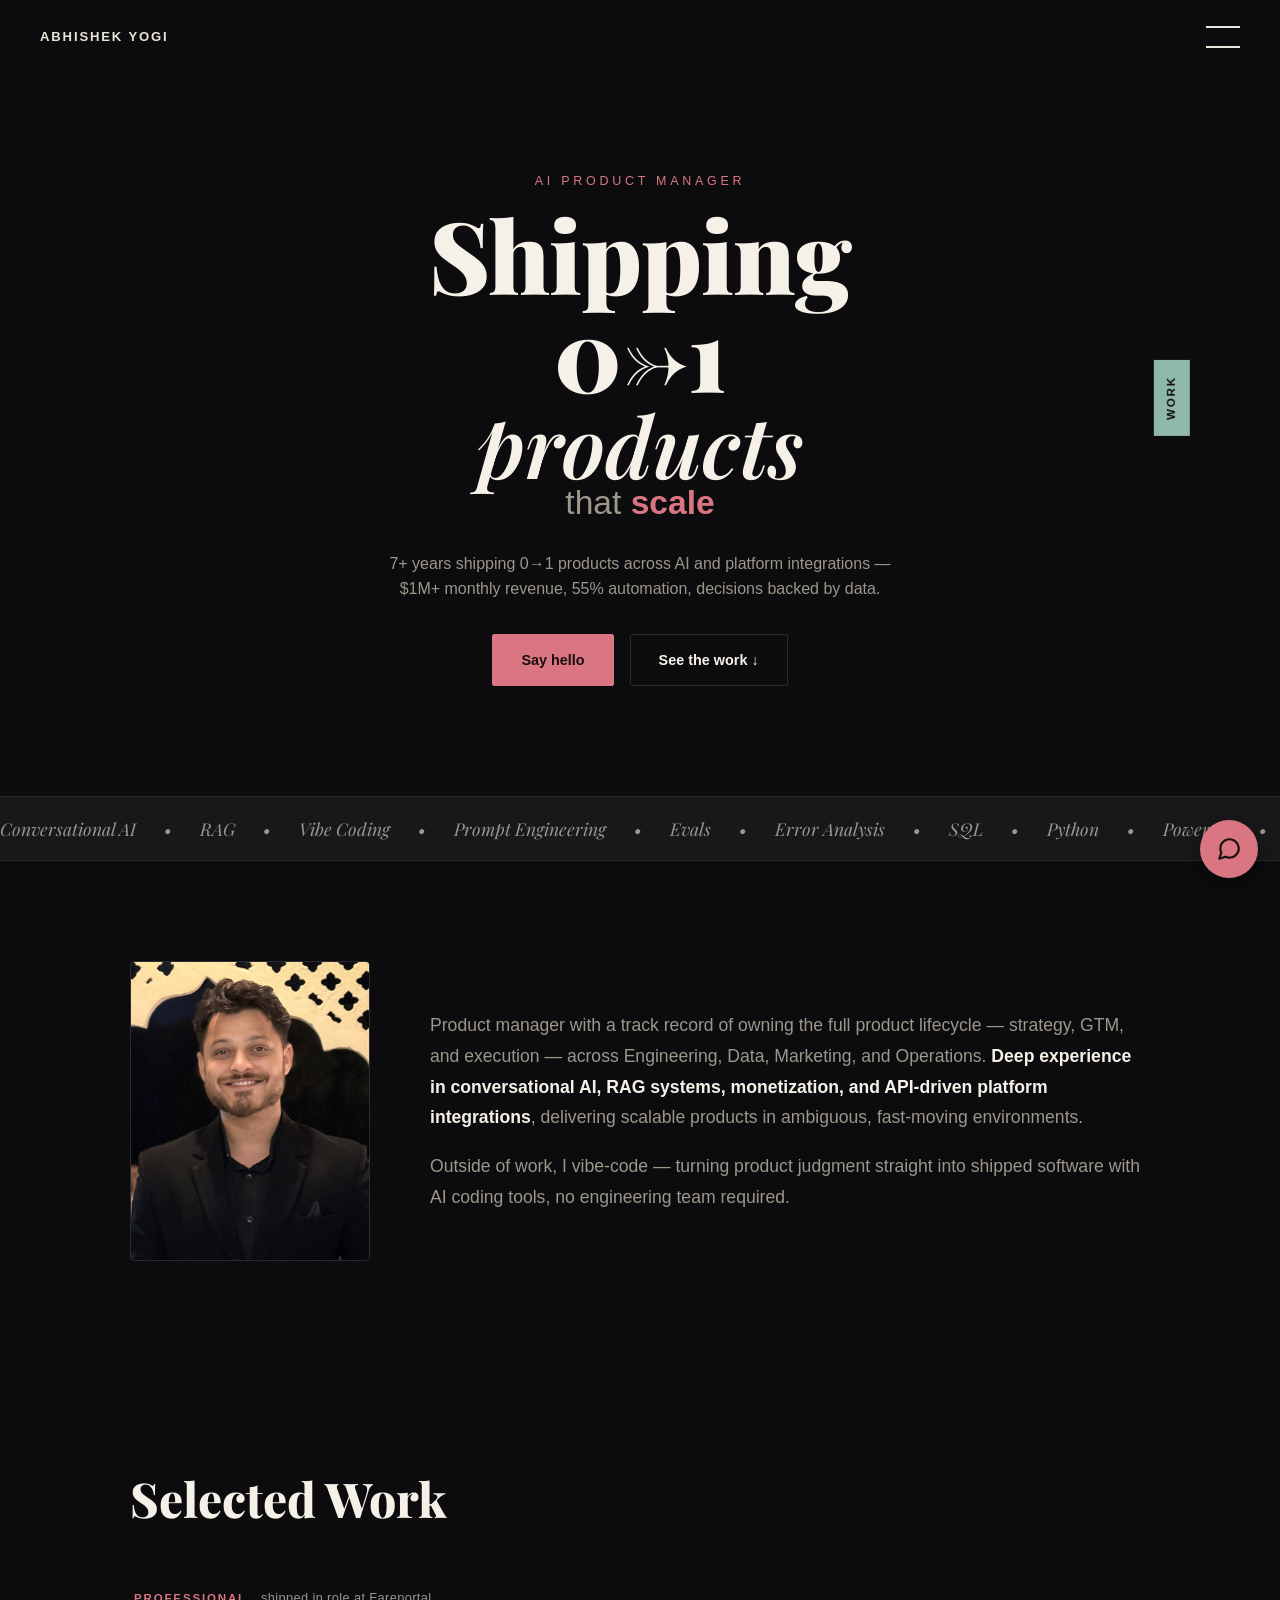
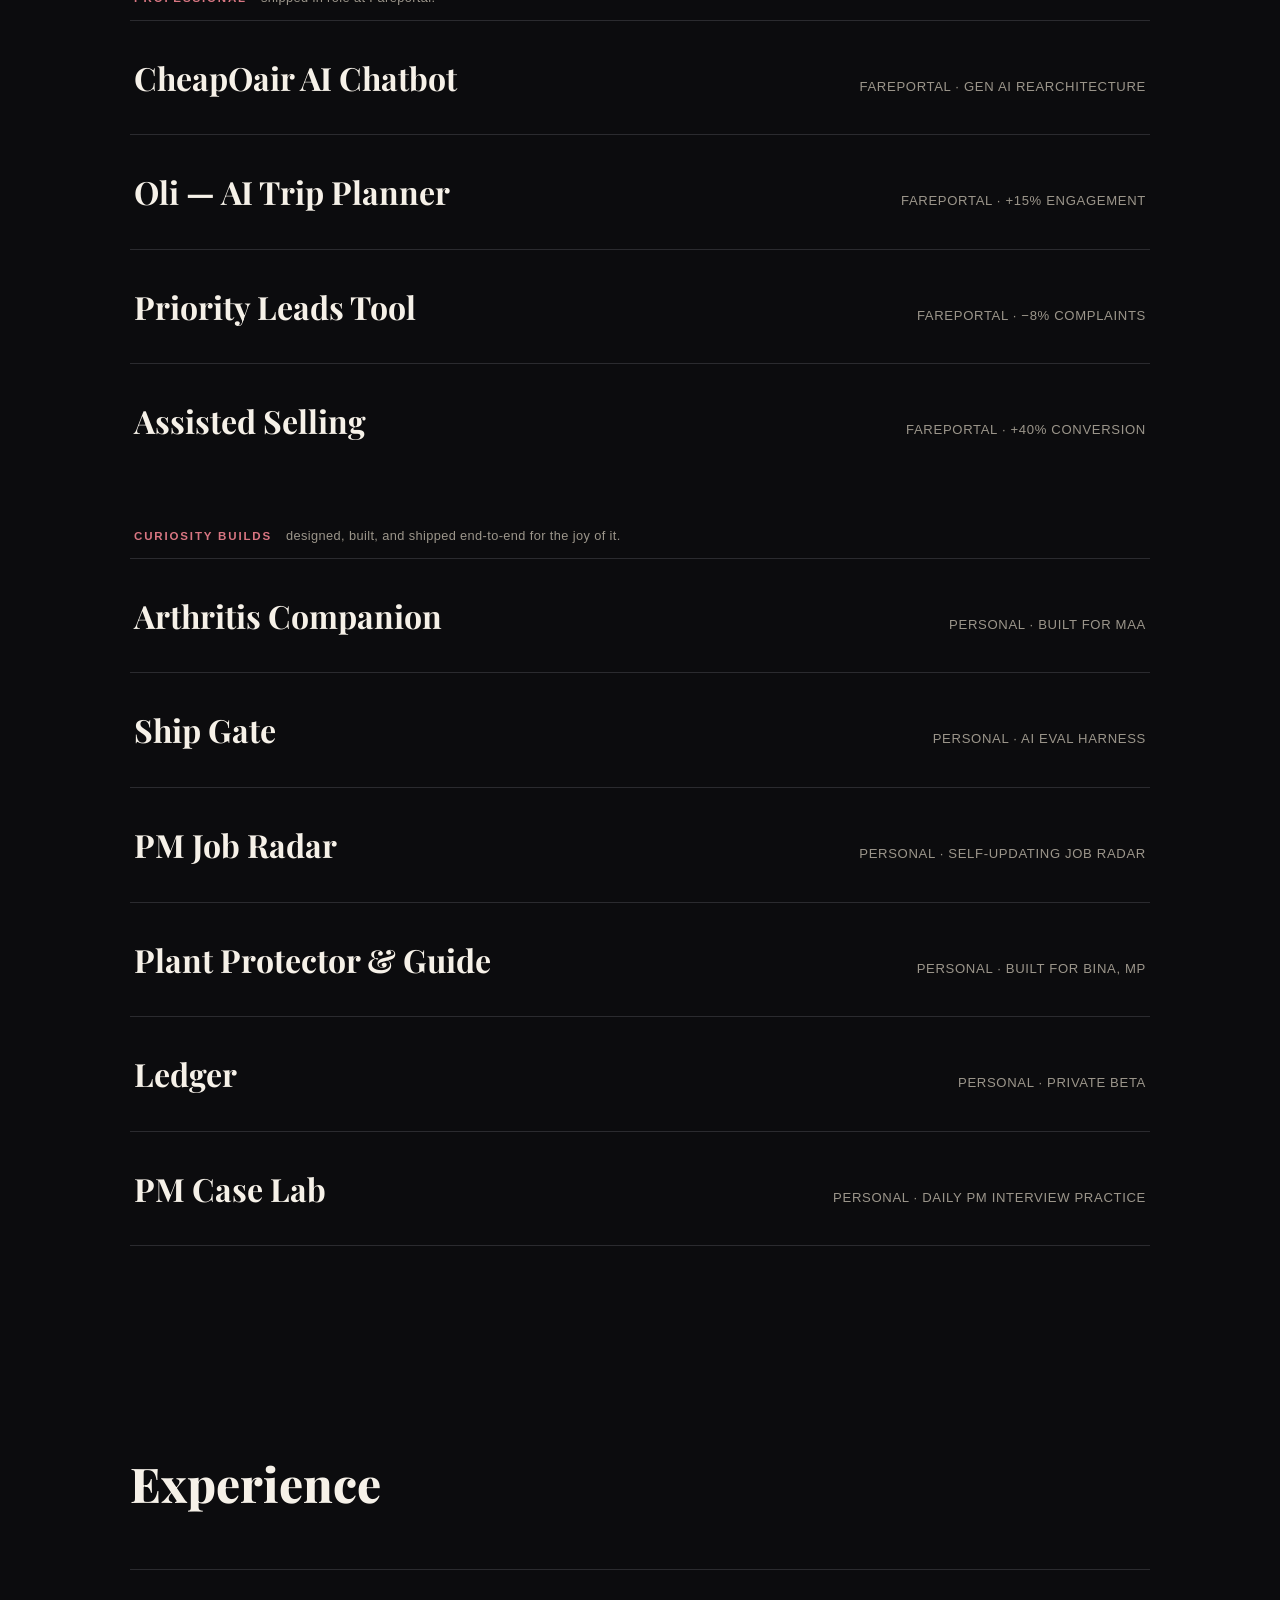
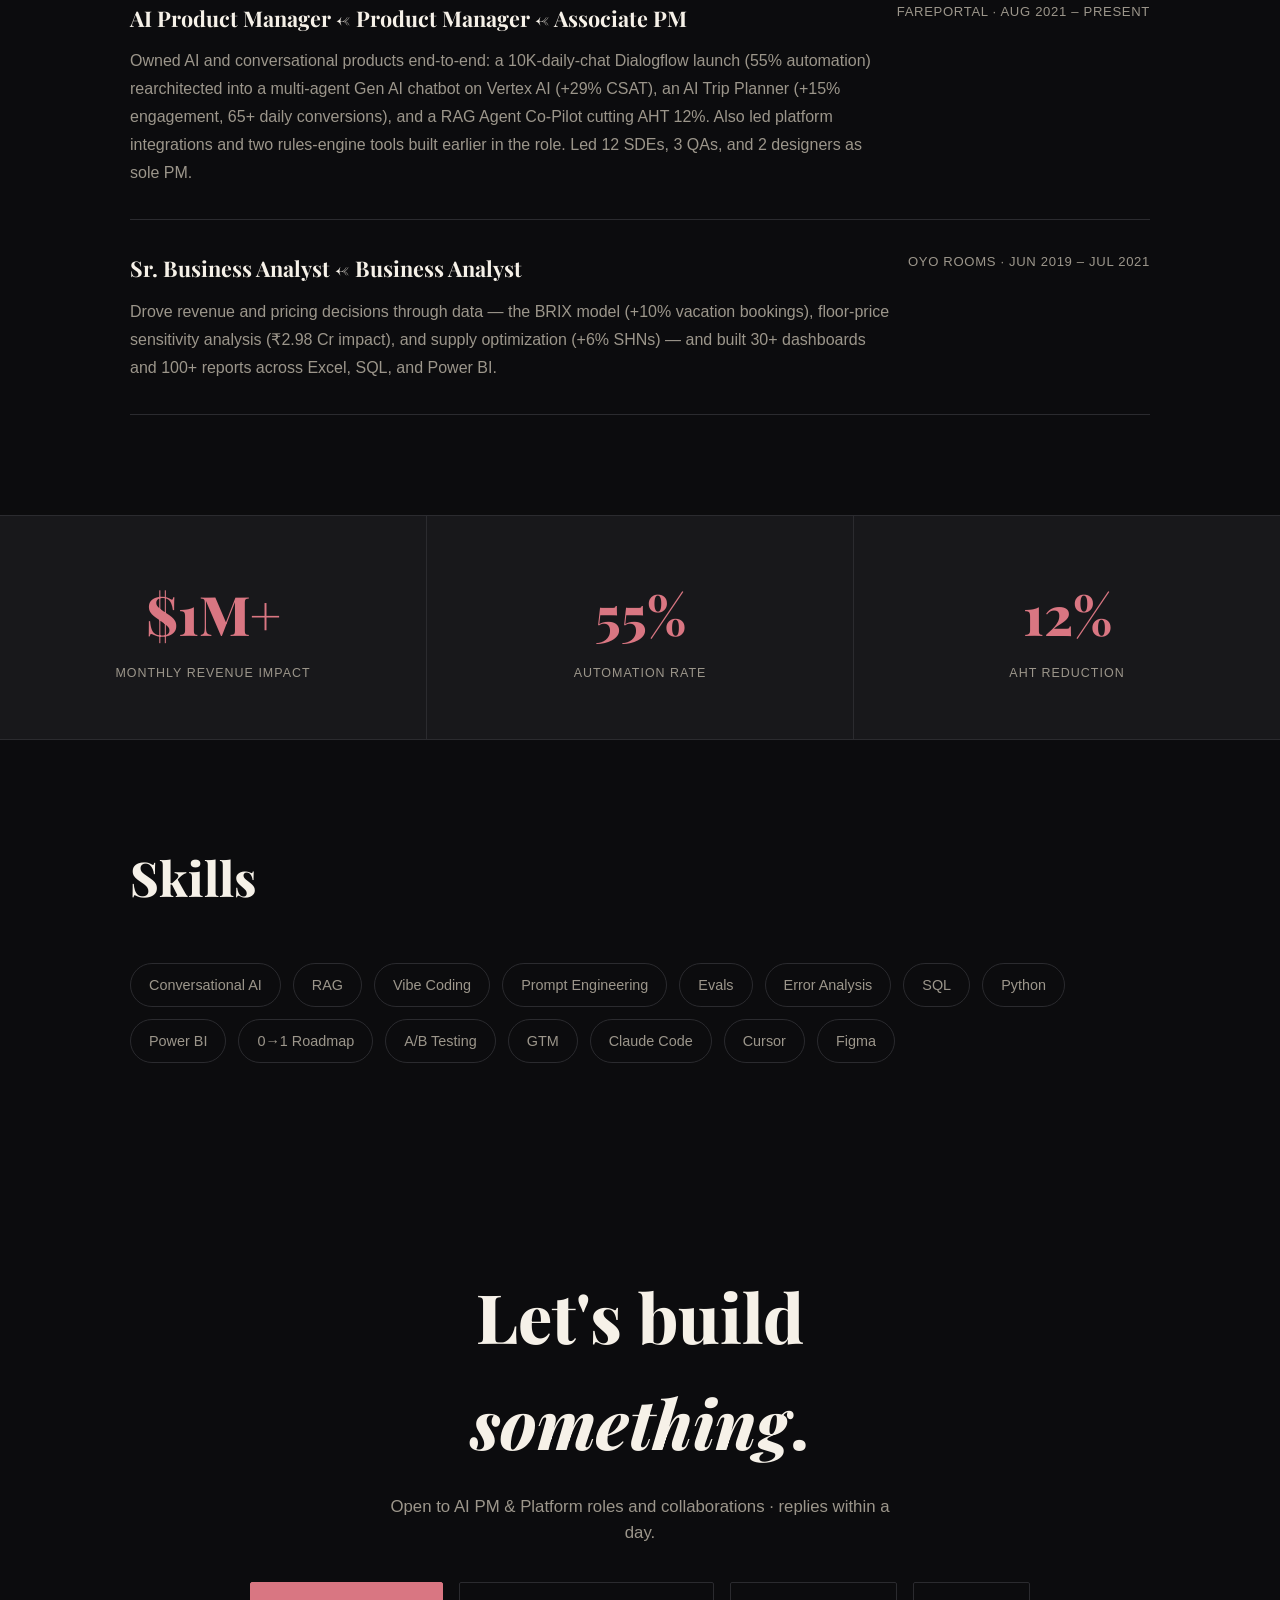
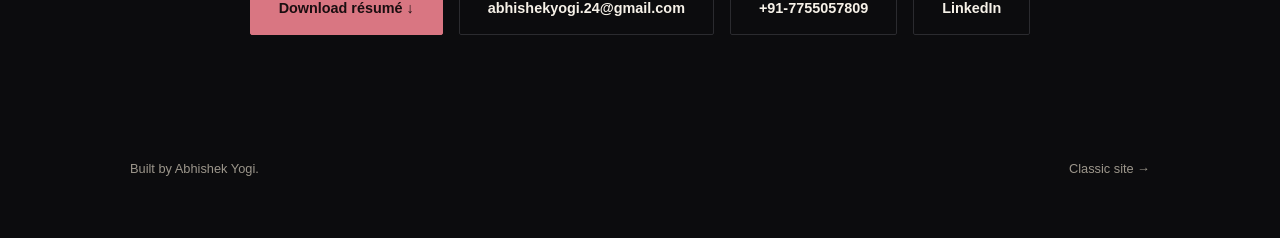
<file: v2/index.html>
<!DOCTYPE html>
<html lang="en">
<head>
<meta charset="UTF-8">
<meta name="viewport" content="width=device-width, initial-scale=1.0">
<title>Abhishek Yogi — Product Manager &amp; Data Enthusiast</title>
<meta name="description" content="Abhishek Yogi — Product Manager &amp; Data Enthusiast. 7+ years shipping 0→1 and growth-stage products across AI and platform integrations.">
<link rel="icon" href="data:,">
<link rel="preconnect" href="https://fonts.googleapis.com">
<link rel="preconnect" href="https://fonts.gstatic.com" crossorigin>
<link href="https://fonts.googleapis.com/css2?family=Playfair+Display:ital,wght@0,600;0,700;0,800;0,900;1,500;1,600&display=swap" rel="stylesheet">
<link rel="stylesheet" href="style.css">
</head>
<body>

<div id="cursorFollow"><span>View</span></div>

<header class="v2-nav">
  <a class="v2-logo" href="#top">Abhishek Yogi</a>
  <button class="v2-menu-toggle" id="menuToggle" type="button" aria-label="Open menu" aria-expanded="false">
    <span></span><span></span>
  </button>
</header>

<nav class="v2-overlay" id="overlayNav" aria-hidden="true">
  <ul>
    <li><a href="#work">Work</a></li>
    <li><a href="#experience">Experience</a></li>
    <li><a href="#skills">Skills</a></li>
    <li><a href="#contact">Contact</a></li>
  </ul>
  <div class="v2-overlay-footer">
    <a href="mailto:abhishekyogi.24@gmail.com">abhishekyogi.24@gmail.com</a>
    <a href="https://www.linkedin.com/in/abhiyogi/" target="_blank" rel="noopener">LinkedIn</a>
    <a href="../index.html">← Classic site</a>
  </div>
</nav>

<main id="top">
  <section class="v2-hero" id="hero">
    <p class="v2-eyebrow"><span class="v2-eyebrow-role" id="v2EyebrowRole">AI Product Manager</span></p>
    <h1 class="v2-headline">
      <span class="hl-1">Shipping</span>
      <span class="hl-2">0→1</span>
      <span class="hl-3">products</span>
      <span class="hl-4">that <em>scale</em></span>
    </h1>
    <p class="v2-hero-sub">
      7+ years shipping 0→1 products across AI and platform integrations — $1M+ monthly revenue,
      55% automation, decisions backed by data.
    </p>
    <div class="v2-hero-links">
      <a class="v2-btn v2-btn-primary" href="#" id="sayHelloBtn">Say hello</a>
      <a class="v2-btn" href="#work">See the work ↓</a>
    </div>
    <a class="v2-side-tab" href="#work">Work</a>
  </section>

  <div class="v2-marquee" aria-hidden="true">
    <div class="v2-marquee-track">
      <span>Conversational AI</span><span>•</span><span>RAG</span><span>•</span><span>Vibe Coding</span><span>•</span>
      <span>Prompt Engineering</span><span>•</span><span>Evals</span><span>•</span><span>Error Analysis</span><span>•</span>
      <span>SQL</span><span>•</span><span>Python</span><span>•</span><span>Power BI</span><span>•</span>
      <span>0→1 Roadmap</span><span>•</span><span>A/B Testing</span><span>•</span><span>GTM</span><span>•</span>
      <span>Claude Code</span><span>•</span><span>Cursor</span><span>•</span><span>Figma</span><span>•</span>
      <span>Conversational AI</span><span>•</span><span>RAG</span><span>•</span><span>Vibe Coding</span><span>•</span>
      <span>Prompt Engineering</span><span>•</span><span>Evals</span><span>•</span><span>Error Analysis</span><span>•</span>
      <span>SQL</span><span>•</span><span>Python</span><span>•</span><span>Power BI</span><span>•</span>
      <span>0→1 Roadmap</span><span>•</span><span>A/B Testing</span><span>•</span><span>GTM</span><span>•</span>
      <span>Claude Code</span><span>•</span><span>Cursor</span><span>•</span><span>Figma</span><span>•</span>
    </div>
  </div>

  <section class="v2-section reveal-section" id="about">
    <div class="v2-about-layout">
      <div class="v2-about-photo">
        <img src="../headshot.jpg" alt="Abhishek Yogi">
      </div>
      <div class="v2-about-text">
        <p>
          Product manager with a track record of owning the full product lifecycle — strategy, GTM, and
          execution — across Engineering, Data, Marketing, and Operations. <strong>Deep experience in
          conversational AI, RAG systems, monetization, and API-driven platform integrations</strong>,
          delivering scalable products in ambiguous, fast-moving environments.
        </p>
        <p>
          Outside of work, I vibe-code — turning product judgment straight into shipped software with AI
          coding tools, no engineering team required.
        </p>
      </div>
    </div>
  </section>

  <section class="v2-section reveal-section" id="work">
    <h2>Selected Work</h2>
    <!-- Populated from ../project.html at load so v2 stays in sync with the classic site. See renderWork() in script.js. -->
    <div class="v2-work-list" id="v2WorkList" data-source="../project.html"></div>
  </section>

  <section class="v2-section reveal-section" id="experience">
    <h2>Experience</h2>
    <div class="v2-timeline-list">
      <div class="v2-timeline-item">
        <div class="v2-timeline-head">
          <span class="v2-timeline-role">AI Product Manager ← Product Manager ← Associate PM</span>
          <span class="v2-timeline-meta">Fareportal · Aug 2021 – Present</span>
        </div>
        <p class="v2-timeline-desc">
          Owned AI and conversational products end-to-end: a 10K-daily-chat Dialogflow launch (55%
          automation) rearchitected into a multi-agent Gen AI chatbot on Vertex AI (+29% CSAT), an AI Trip
          Planner (+15% engagement, 65+ daily conversions), and a RAG Agent Co-Pilot cutting AHT 12%. Also
          led platform integrations and two rules-engine tools built earlier
          in the role. Led 12 SDEs, 3 QAs, and 2 designers as sole PM.
        </p>
      </div>
      <div class="v2-timeline-item">
        <div class="v2-timeline-head">
          <span class="v2-timeline-role">Sr. Business Analyst ← Business Analyst</span>
          <span class="v2-timeline-meta">OYO Rooms · Jun 2019 – Jul 2021</span>
        </div>
        <p class="v2-timeline-desc">
          Drove revenue and pricing decisions through data — the BRIX model (+10% vacation bookings),
          floor-price sensitivity analysis (₹2.98 Cr impact), and supply optimization (+6% SHNs) — and built
          30+ dashboards and 100+ reports across Excel, SQL, and Power BI.
        </p>
      </div>
    </div>
  </section>

  <div class="v2-stats reveal-section">
    <div class="v2-stat">
      <span class="v2-stat-value">$1M+</span>
      <span class="v2-stat-label">Monthly Revenue Impact</span>
    </div>
    <div class="v2-stat">
      <span class="v2-stat-value">55%</span>
      <span class="v2-stat-label">Automation Rate</span>
    </div>
    <div class="v2-stat">
      <span class="v2-stat-value">12%</span>
      <span class="v2-stat-label">AHT Reduction</span>
    </div>
  </div>

  <section class="v2-section reveal-section" id="skills">
    <h2>Skills</h2>
    <div class="v2-skills-grid">
      <span class="v2-skill-tag">Conversational AI</span>
      <span class="v2-skill-tag">RAG</span>
      <span class="v2-skill-tag">Vibe Coding</span>
      <span class="v2-skill-tag">Prompt Engineering</span>
      <span class="v2-skill-tag">Evals</span>
      <span class="v2-skill-tag">Error Analysis</span>
      <span class="v2-skill-tag">SQL</span>
      <span class="v2-skill-tag">Python</span>
      <span class="v2-skill-tag">Power BI</span>
      <span class="v2-skill-tag">0→1 Roadmap</span>
      <span class="v2-skill-tag">A/B Testing</span>
      <span class="v2-skill-tag">GTM</span>
      <span class="v2-skill-tag">Claude Code</span>
      <span class="v2-skill-tag">Cursor</span>
      <span class="v2-skill-tag">Figma</span>
    </div>
  </section>

  <section class="v2-section v2-contact reveal-section" id="contact">
    <h2>Let's build<br><em style="font-style: italic;">something</em>.</h2>
    <p>Open to AI PM &amp; Platform roles and collaborations · replies within a day.</p>
    <div class="v2-contact-links">
      <a class="v2-btn v2-btn-primary" href="../Abhishek_Yogi_Resume.pdf" download>Download résumé ↓</a>
      <a class="v2-btn" href="mailto:abhishekyogi.24@gmail.com">abhishekyogi.24@gmail.com</a>
      <a class="v2-btn" href="tel:+917755057809">+91-7755057809</a>
      <a class="v2-btn" href="https://www.linkedin.com/in/abhiyogi/" target="_blank" rel="noopener">LinkedIn</a>
    </div>
  </section>
</main>

<footer class="v2-footer">
  <span>Built by Abhishek Yogi.</span>
  <a href="../index.html">Classic site →</a>
</footer>

<!-- Chatbot widget -->
<div id="chat-widget">
  <div id="chat-frame-wrap" hidden>
    <iframe id="chat-frame" aria-label="Abhi AI chat assistant" loading="lazy" allow="microphone"></iframe>
  </div>
  <button id="chat-launcher" type="button" aria-label="Open chat" aria-expanded="false">
    <svg class="icon-open" viewBox="0 0 24 24" width="26" height="26" fill="none" stroke="currentColor" stroke-width="2" stroke-linecap="round" stroke-linejoin="round" aria-hidden="true">
      <path d="M21 11.5a8.38 8.38 0 0 1-.9 3.8 8.5 8.5 0 0 1-7.6 4.7 8.38 8.38 0 0 1-3.8-.9L3 21l1.9-5.7a8.38 8.38 0 0 1-.9-3.8 8.5 8.5 0 0 1 4.7-7.6 8.38 8.38 0 0 1 3.8-.9h.5a8.48 8.48 0 0 1 8 8v.5z"/>
    </svg>
    <svg class="icon-close" viewBox="0 0 24 24" width="26" height="26" fill="none" stroke="currentColor" stroke-width="2.2" stroke-linecap="round" stroke-linejoin="round" aria-hidden="true">
      <line x1="18" y1="6" x2="6" y2="18"/><line x1="6" y1="6" x2="18" y2="18"/>
    </svg>
  </button>
</div>

<script src="script.js"></script>

</body>
</html>
</file>
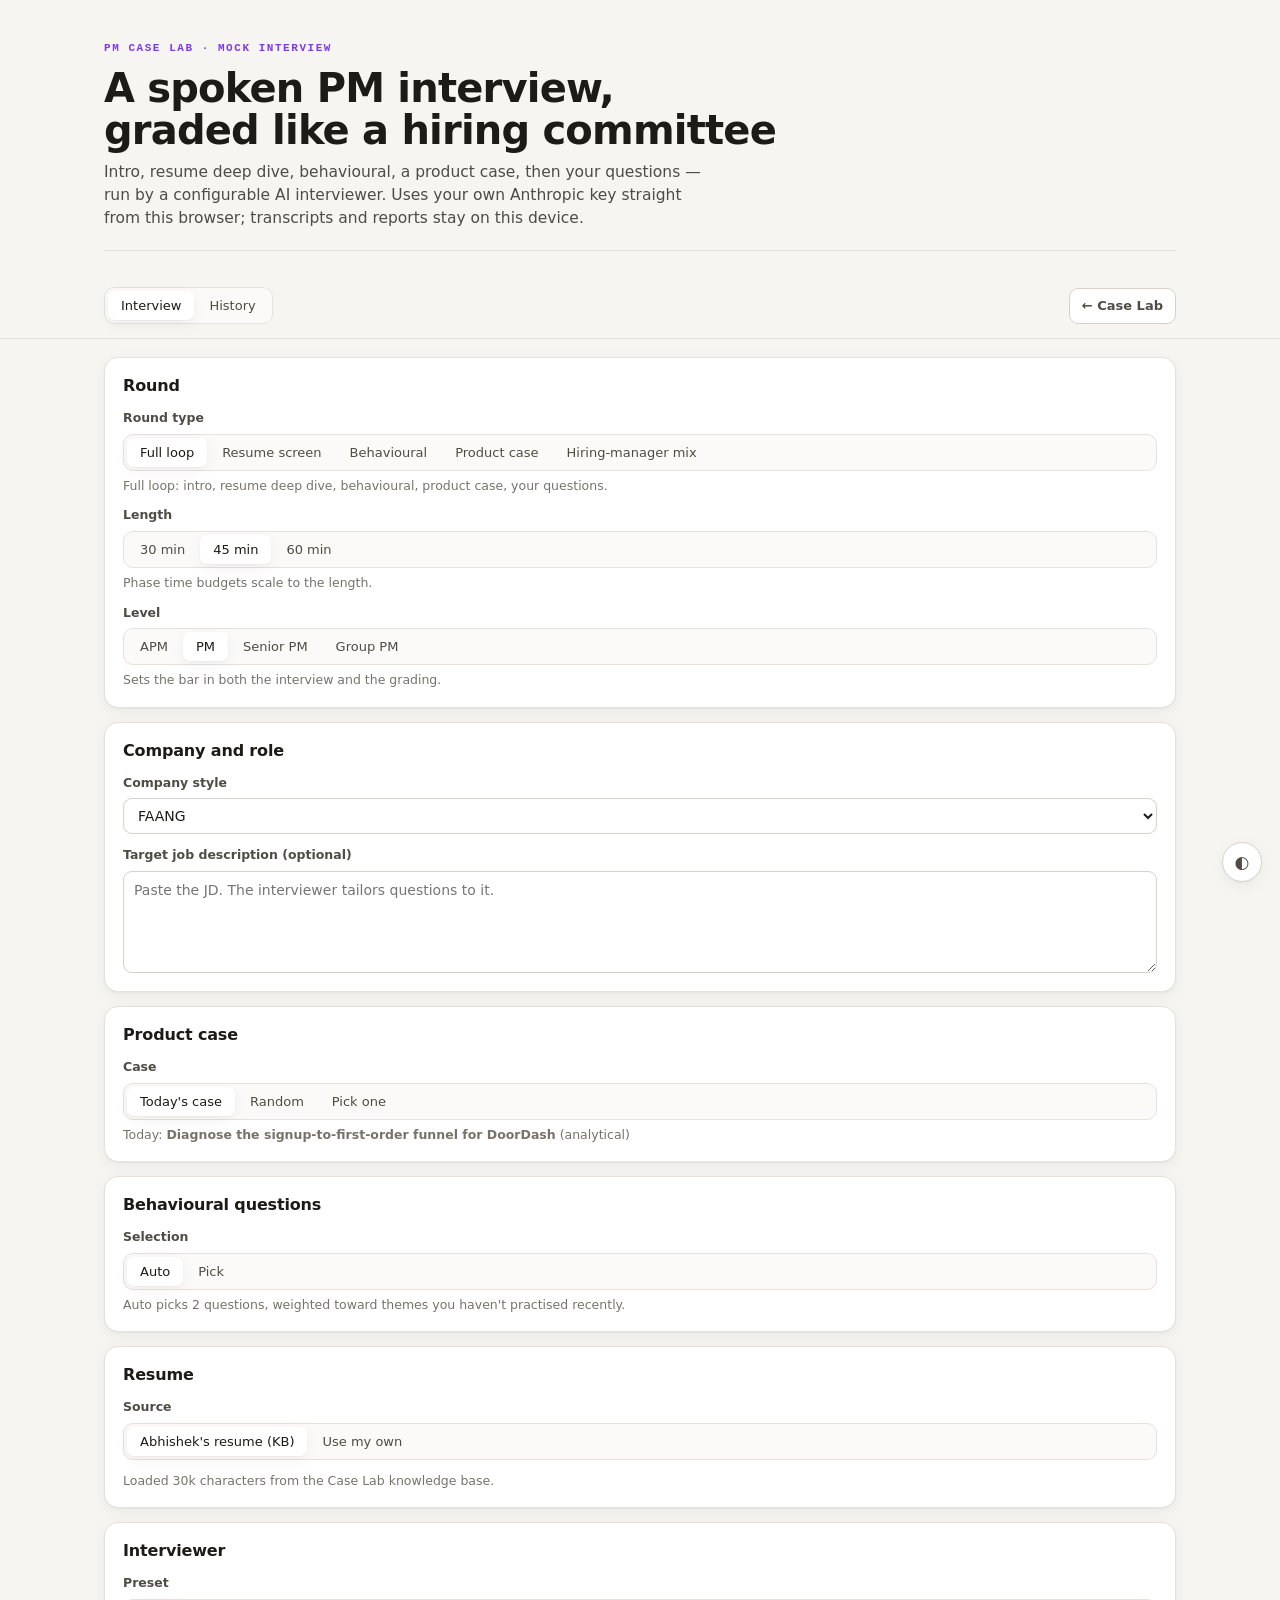
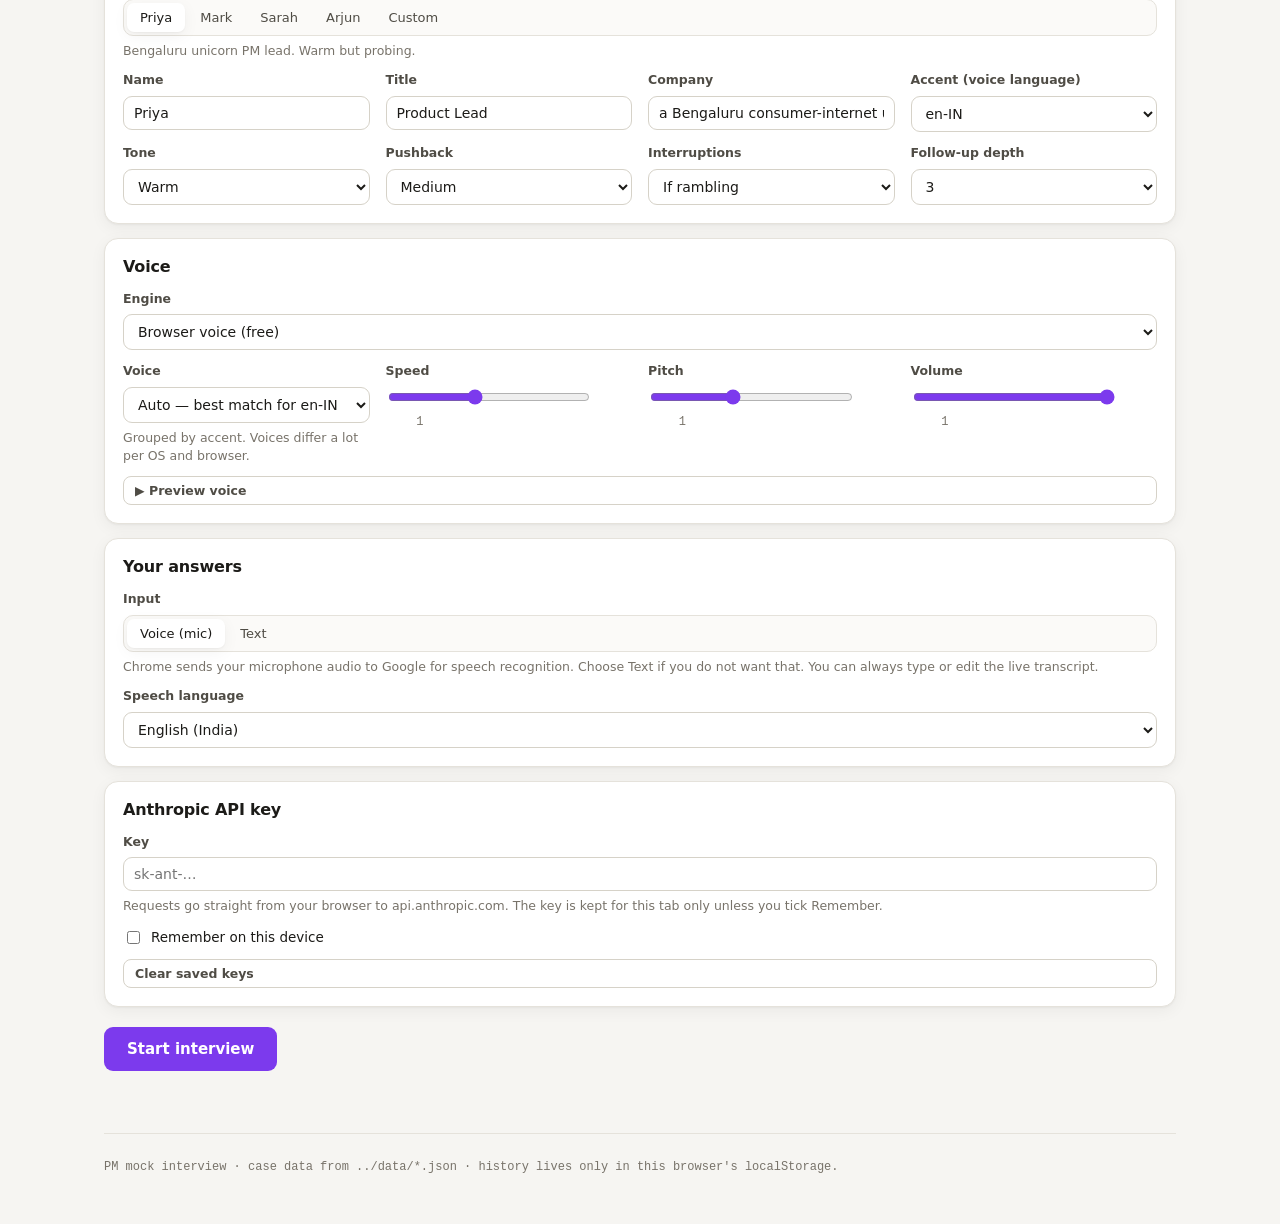
<file: case-lab/interview/index.html>
<!DOCTYPE html>
<html lang="en">
<head>
<meta charset="utf-8">
<meta name="viewport" content="width=device-width, initial-scale=1">
<title>PM Mock Interview — voice-first practice</title>
<meta name="description" content="A realistic spoken PM mock interview: intro, resume deep dive, behavioural, product case, then hiring-committee feedback.">
<link rel="stylesheet" href="./interview.css">
</head>
<body>
<div class="wrap">
  <div class="container">
    <header class="masthead">
      <p class="eyebrow">PM Case Lab · mock interview</p>
      <h1 class="title">A spoken PM interview, graded like a hiring committee</h1>
      <p class="subtitle">Intro, resume deep dive, behavioural, a product case, then your questions — run by a configurable AI interviewer. Uses your own Anthropic key straight from this browser; transcripts and reports stay on this device.</p>
    </header>
  </div>

  <nav class="controls" id="main-nav">
    <div class="container controls-row">
      <div class="seg" role="tablist" aria-label="Sections" id="tab-nav">
        <button data-view="setup" role="tab" aria-selected="true">Interview</button>
        <button data-view="history" role="tab" aria-selected="false">History</button>
      </div>
      <div class="spacer"></div>
      <a class="navlink" href="../">← Case Lab</a>
    </div>
  </nav>

  <div class="container">
    <section id="view-setup" class="view"></section>
    <section id="view-interview" class="view" hidden></section>
    <section id="view-report" class="view" hidden></section>
    <section id="view-history" class="view" hidden></section>

    <footer>
      <div class="stamp">PM mock interview · case data from ../data/*.json · history lives only in this browser's localStorage.</div>
    </footer>
  </div>
</div>

<div class="toast" id="toast" role="status" hidden></div>
<button class="themebtn" id="theme" title="Toggle theme" aria-label="Toggle light/dark theme">◐</button>

<script type="module" src="./js/app.js"></script>
</body>
</html>
</file>
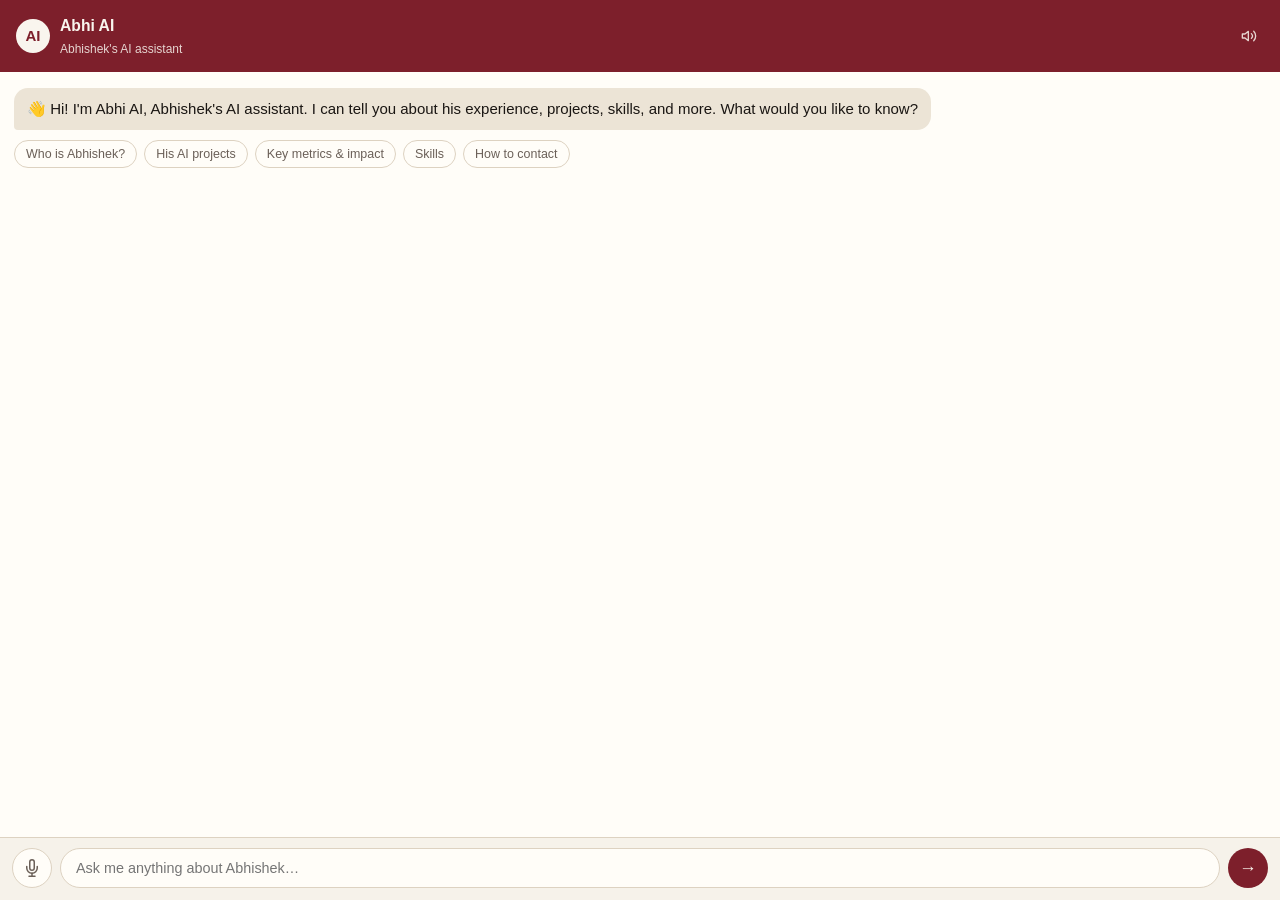
<file: chatbot.html>
<!DOCTYPE html>
<html lang="en">
<head>
<meta charset="UTF-8">
<meta name="viewport" content="width=device-width, initial-scale=1.0">
<title>Abhi AI — Abhishek Yogi's AI Assistant</title>
<style>
  :root {
    color-scheme: light dark;
    --bg: #fffdf8;
    --panel: #f6f2ea;
    --fg: #1a1613;
    --fg-muted: #6b6058;
    --accent: #7d1f2b;
    --accent-fg: #f9f5ee;
    --border: #ddd2c1;
    --bot-bubble: #ece4d6;
    --user-bubble: #7d1f2b;
    --user-fg: #f9f5ee;
  }
  @media (prefers-color-scheme: dark) {
    :root {
      --bg: #201812;
      --panel: #17120f;
      --fg: #f0e8dd;
      --fg-muted: #a99c8d;
      --accent: #d97682;
      --accent-fg: #2a1013;
      --border: #33271f;
      --bot-bubble: #2a2019;
      --user-bubble: #d97682;
      --user-fg: #2a1013;
    }
  }
  :root.theme-v2 {
    --bg: #0c0c0e;
    --panel: #141416;
    --fg: #f6f1e8;
    --fg-muted: #9c968b;
    --accent: #d97682;
    --accent-fg: #1a0e10;
    --border: #2b2b2f;
    --bot-bubble: #18181b;
    --user-bubble: #d97682;
    --user-fg: #1a0e10;
  }
  .theme-v2 .header-text h1 { font-family: "Playfair Display", Georgia, serif; font-style: italic; font-weight: 700; }
  .theme-v2 .avatar, .theme-v2 button.send { border-radius: 4px; }
  .theme-v2 .chip { border-radius: 3px; }
  .theme-v2 input { border-radius: 4px; }
  * { box-sizing: border-box; }
  html, body { height: 100%; margin: 0; }
  body {
    font-family: -apple-system, BlinkMacSystemFont, "Segoe UI", Roboto, Helvetica, Arial, sans-serif;
    background: var(--bg);
    color: var(--fg);
    display: flex;
    flex-direction: column;
    font-size: 15px;
    line-height: 1.5;
  }

  header {
    background: var(--accent);
    color: var(--accent-fg);
    padding: 14px 16px;
    display: flex;
    align-items: center;
    gap: 10px;
    flex-shrink: 0;
  }
  .avatar {
    width: 34px; height: 34px;
    border-radius: 50%;
    background: var(--accent-fg);
    color: var(--accent);
    display: flex; align-items: center; justify-content: center;
    font-weight: 700; font-size: 15px;
    flex-shrink: 0;
  }
  .header-text h1 { margin: 0; font-size: 0.98rem; font-weight: 600; }
  .header-text p { margin: 2px 0 0; font-size: 0.75rem; opacity: 0.85; }

  #log {
    flex: 1;
    overflow-y: auto;
    padding: 16px 14px 8px;
    display: flex;
    flex-direction: column;
    gap: 10px;
  }
  .msg {
    max-width: 85%;
    padding: 10px 13px;
    border-radius: 14px;
    white-space: pre-wrap;
    word-wrap: break-word;
  }
  .msg a { color: inherit; font-weight: 600; }
  .bot {
    align-self: flex-start;
    background: var(--bot-bubble);
    color: var(--fg);
    border-bottom-left-radius: 4px;
  }
  .user {
    align-self: flex-end;
    background: var(--user-bubble);
    color: var(--user-fg);
    border-bottom-right-radius: 4px;
  }
  .typing { display: flex; gap: 4px; align-items: center; }
  .typing span {
    width: 7px; height: 7px; border-radius: 50%;
    background: var(--fg-muted);
    animation: blink 1.2s infinite both;
  }
  .typing span:nth-child(2) { animation-delay: 0.2s; }
  .typing span:nth-child(3) { animation-delay: 0.4s; }
  @keyframes blink { 0%, 80%, 100% { opacity: 0.3; } 40% { opacity: 1; } }

  .chips {
    display: flex;
    flex-wrap: wrap;
    gap: 7px;
    align-self: flex-start;
    max-width: 92%;
    animation: chips-in 0.2s ease;
  }
  @keyframes chips-in { from { opacity: 0; transform: translateY(4px); } to { opacity: 1; transform: translateY(0); } }
  .chip {
    font-size: 0.78rem;
    padding: 6px 11px;
    border-radius: 999px;
    border: 1px solid var(--border);
    background: var(--bg);
    color: var(--fg-muted);
    cursor: pointer;
    transition: all 0.15s;
  }
  .chip:hover { border-color: var(--accent); color: var(--accent); }

  form {
    display: flex;
    gap: 8px;
    padding: 10px 12px 12px;
    border-top: 1px solid var(--border);
    background: var(--panel);
    flex-shrink: 0;
  }
  input {
    flex: 1;
    border: 1px solid var(--border);
    border-radius: 999px;
    padding: 10px 15px;
    font-size: 0.9rem;
    background: var(--bg);
    color: var(--fg);
    outline: none;
  }
  input:focus { border-color: var(--accent); }
  button.send {
    border: none;
    background: var(--accent);
    color: var(--accent-fg);
    border-radius: 50%;
    width: 40px; height: 40px;
    cursor: pointer;
    font-size: 1.1rem;
    flex-shrink: 0;
    display: flex; align-items: center; justify-content: center;
  }
  button.send:hover { opacity: 0.9; }

  .degraded-note {
    font-size: 0.7rem;
    color: var(--fg-muted);
    opacity: 0.75;
    align-self: flex-start;
    margin: -4px 0 2px 4px;
  }

  .icon-btn {
    border: none;
    background: transparent;
    color: var(--accent-fg);
    opacity: 0.85;
    cursor: pointer;
    width: 30px; height: 30px;
    border-radius: 50%;
    display: flex; align-items: center; justify-content: center;
    font-size: 1rem;
    flex-shrink: 0;
    margin-left: auto;
  }
  .icon-btn:hover { opacity: 1; background: rgba(0, 0, 0, 0.08); }

  .mic-btn {
    border: 1px solid var(--border);
    background: var(--bg);
    color: var(--fg-muted);
    width: 40px; height: 40px;
    border-radius: 50%;
    display: flex; align-items: center; justify-content: center;
    font-size: 1rem;
    cursor: pointer;
    flex-shrink: 0;
    transition: all 0.15s;
  }
  .mic-btn:hover { border-color: var(--accent); color: var(--accent); }
  .mic-btn.listening {
    background: var(--accent);
    color: var(--accent-fg);
    border-color: var(--accent);
    animation: mic-pulse 1.1s ease-in-out infinite;
  }
  .mic-btn.thinking { opacity: 0.6; animation: none; }
  @keyframes mic-pulse {
    0%, 100% { box-shadow: 0 0 0 0 rgba(125, 31, 43, 0.35); }
    50% { box-shadow: 0 0 0 8px rgba(125, 31, 43, 0); }
  }

  .voice-status {
    font-size: 0.7rem;
    color: var(--fg-muted);
    text-align: center;
    padding: 0 0 4px;
    min-height: 1em;
  }
</style>
<script>
(function () {
  if (/[?&]theme=v2\b/.test(location.search)) {
    document.documentElement.classList.add('theme-v2');
    var link = document.createElement('link');
    link.rel = 'stylesheet';
    link.href = 'https://fonts.googleapis.com/css2?family=Playfair+Display:ital,wght@1,700&display=swap';
    document.head.appendChild(link);
  }
})();
</script>
</head>
<body>
  <header>
    <div class="avatar">AI</div>
    <div class="header-text">
      <h1>Abhi AI</h1>
      <p>Abhishek's AI assistant</p>
    </div>
    <button id="speakerToggle" class="icon-btn" type="button" aria-label="Mute spoken replies" aria-pressed="true" hidden></button>
  </header>

  <div id="log" aria-live="polite"></div>
  <div id="voiceStatus" class="voice-status" aria-live="polite"></div>

  <form id="form" autocomplete="off">
    <button id="micBtn" class="mic-btn" type="button" aria-label="Speak your question" hidden>
      <svg viewBox="0 0 24 24" width="18" height="18" fill="none" stroke="currentColor" stroke-width="2" stroke-linecap="round" stroke-linejoin="round" aria-hidden="true">
        <path d="M12 1a3 3 0 0 0-3 3v8a3 3 0 0 0 6 0V4a3 3 0 0 0-3-3z"/>
        <path d="M19 10v2a7 7 0 0 1-14 0v-2"/>
        <line x1="12" y1="19" x2="12" y2="23"/>
        <line x1="8" y1="23" x2="16" y2="23"/>
      </svg>
    </button>
    <input id="input" type="text" placeholder="Ask me anything about Abhishek…" aria-label="Your message">
    <button class="send" type="submit" aria-label="Send">→</button>
  </form>

<script>
(function () {
  var log = document.getElementById('log');
  var form = document.getElementById('form');
  var input = document.getElementById('input');

  // Set this to your deployed Cloudflare Worker URL (see chatbot-worker/README.md)
  // to get real RAG-backed Abhi AI answers. Leave empty (or if the Worker is ever
  // unreachable) and the widget degrades gracefully through the fallback ladder
  // below — it never breaks the chat entirely.
  var WORKER_URL = "";
  var WORKER_TIMEOUT_MS = 12000;

  // Rolling conversation history sent to the worker for multi-turn context.
  var history = [];

  var CONTACT = 'You can reach Abhishek at <a href="mailto:abhishekyogi.24@gmail.com">abhishekyogi.24@gmail.com</a>, ' +
    '<a href="tel:+917755057809">+91-7755057809</a>, or on ' +
    '<a href="https://www.linkedin.com/in/abhiyogi/" target="_blank" rel="noopener">LinkedIn</a>.';

  var STARTERS = ['Who is Abhishek?', 'His AI projects', 'Key metrics & impact', 'Skills', 'How to contact'];
  var GREETING = ['hi', 'hello', 'hey', 'yo', 'hola', 'namaste', 'greetings', 'sup'];
  var THANKS = ['thank', 'thanks', 'thx', 'appreciate', 'great', 'awesome', 'cool', 'nice'];

  function normalize(s) { return ' ' + s.toLowerCase().replace(/[^a-z0-9\s]/g, ' ').replace(/\s+/g, ' ') + ' '; }

  function greetingOrThanks(text) {
    var n = normalize(text);
    if (GREETING.some(function (g) { return n.trim() === g || (n.indexOf(' ' + g + ' ') !== -1 && n.trim().split(' ').length <= 2); })) {
      return { text: "Hi! I'm Abhi AI, Abhishek's AI assistant. Ask me about his experience, projects, skills, or how to get in touch. What would you like to know?", next: STARTERS };
    }
    if (THANKS.some(function (t) { return n.indexOf(t) !== -1; }) && n.trim().split(' ').length <= 4) {
      return { text: "You're welcome! Anything else you'd like to know about Abhishek?", next: STARTERS };
    }
    return null;
  }

  // --- Voice: browser-native Web Speech API (SpeechRecognition for mic input,
  // SpeechSynthesis for spoken replies). No new API keys, no server cost —
  // this is the v1 voice layer; ElevenLabs/Deepgram etc. are a deferred v2
  // that needs its own credentials. Mic is strictly tap-to-talk, never
  // always-listening. Firefox has no SpeechRecognition, so it gets a
  // speaker-only fallback (mic button stays hidden, TTS still works).
  var SpeechRecognitionCtor = window.SpeechRecognition || window.webkitSpeechRecognition;
  var hasSTT = !!SpeechRecognitionCtor;
  var hasTTS = 'speechSynthesis' in window;

  var ICON_VOLUME_ON = '<svg viewBox="0 0 24 24" width="16" height="16" fill="none" stroke="currentColor" stroke-width="2" stroke-linecap="round" stroke-linejoin="round" aria-hidden="true">' +
    '<polygon points="11 5 6 9 2 9 2 15 6 15 11 19 11 5"/>' +
    '<path d="M15.54 8.46a5 5 0 0 1 0 7.07"/>' +
    '<path d="M19.07 4.93a10 10 0 0 1 0 14.14"/>' +
    '</svg>';
  var ICON_VOLUME_OFF = '<svg viewBox="0 0 24 24" width="16" height="16" fill="none" stroke="currentColor" stroke-width="2" stroke-linecap="round" stroke-linejoin="round" aria-hidden="true">' +
    '<polygon points="11 5 6 9 2 9 2 15 6 15 11 19 11 5"/>' +
    '<line x1="23" y1="9" x2="17" y2="15"/><line x1="17" y1="9" x2="23" y2="15"/>' +
    '</svg>';

  var micBtn = document.getElementById('micBtn');
  var speakerToggle = document.getElementById('speakerToggle');
  var voiceStatus = document.getElementById('voiceStatus');
  var voiceState = 'idle'; // idle | listening | thinking | speaking
  var speakerOn = hasTTS; // default on when supported; mute anytime
  var recognizer = null;

  function setVoiceState(state, statusText) {
    voiceState = state;
    micBtn.classList.toggle('listening', state === 'listening');
    micBtn.classList.toggle('thinking', state === 'thinking');
    voiceStatus.textContent = statusText || '';
  }

  // If the reply got cut off mid-sentence (e.g. hit the token cap), trim
  // back to the last complete sentence so speech doesn't end on a
  // dangling clause.
  function trimToSentence(text) {
    var m = text.match(/^[\s\S]*[.!?](?=\s|$)/);
    return m ? m[0] : text;
  }

  // Strip markdown/HTML and make symbols speech-friendly — this runs on the
  // raw reply text, separately from formatBot() (which prepares the HTML
  // shown in the chat log).
  function speakable(text) {
    return text
      .replace(/<[^>]+>/g, ' ')
      .replace(/\*\*(.*?)\*\*/g, '$1')
      .replace(/\*(.*?)\*/g, '$1')
      .replace(/`([^`]+)`/g, '$1')
      .replace(/^[-•]\s+/gm, '')
      .replace(/https?:\/\/\S+/g, 'a link')
      .replace(/[a-zA-Z0-9._%+-]+@[a-zA-Z0-9.-]+\.[a-zA-Z]{2,}/g, 'his email')
      .replace(/←/g, ' from ')
      .replace(/→/g, ' to ')
      .replace(/₹/g, 'rupees ')
      .replace(/\$(\d)/g, 'dollars $1')
      .replace(/\n+/g, '. ')
      .trim();
  }

  function speak(text) {
    if (!hasTTS || !speakerOn) return;
    window.speechSynthesis.cancel();
    var clean = trimToSentence(speakable(text));
    if (!clean) return;
    var utter = new SpeechSynthesisUtterance(clean);
    setVoiceState('speaking', 'Speaking…');
    utter.addEventListener('end', function () { setVoiceState('idle'); });
    utter.addEventListener('error', function () { setVoiceState('idle'); });
    window.speechSynthesis.speak(utter);
  }

  if (hasTTS) {
    speakerToggle.hidden = false;
    speakerToggle.innerHTML = speakerOn ? ICON_VOLUME_ON : ICON_VOLUME_OFF;
    speakerToggle.addEventListener('click', function () {
      speakerOn = !speakerOn;
      speakerToggle.innerHTML = speakerOn ? ICON_VOLUME_ON : ICON_VOLUME_OFF;
      speakerToggle.setAttribute('aria-pressed', String(speakerOn));
      if (!speakerOn) window.speechSynthesis.cancel();
    });
  }

  if (hasSTT) {
    micBtn.hidden = false;
    recognizer = new SpeechRecognitionCtor();
    recognizer.lang = 'en-US';
    recognizer.interimResults = false;
    recognizer.maxAlternatives = 1;

    recognizer.addEventListener('result', function (e) {
      var transcript = e.results[0][0].transcript;
      setVoiceState('thinking', 'Thinking…');
      if (transcript && transcript.trim()) ask(transcript.trim());
      else setVoiceState('idle');
    });
    recognizer.addEventListener('error', function () {
      setVoiceState('idle', "Didn't catch that — try again.");
      setTimeout(function () { if (voiceState === 'idle') voiceStatus.textContent = ''; }, 2000);
    });
    recognizer.addEventListener('end', function () {
      if (voiceState === 'listening') setVoiceState('idle');
    });

    micBtn.addEventListener('click', function () {
      if (voiceState === 'listening') {
        recognizer.stop();
        setVoiceState('idle');
        return;
      }
      if (hasTTS) window.speechSynthesis.cancel();
      try {
        recognizer.start();
        setVoiceState('listening', 'Listening…');
      } catch (e) {
        setVoiceState('idle');
      }
    });
  }

  // --- Fallback tier 2/3: client-side lexical search over the generated
  // kb-lite.json (the same build artifact behind the Worker's real BM25
  // search, just a ~35-chunk subset) — used only when the Worker itself is
  // unreachable, so it can never silently drift from what Abhi AI "really"
  // knows. If even that fetch fails, the no-match branch below (with a
  // hardcoded contact line) is the final floor — always works, no network
  // dependency beyond this document already being loaded.
  var liteChunks = null;
  var liteLoading = null;

  function loadLiteKB() {
    if (liteChunks) return Promise.resolve(liteChunks);
    if (liteLoading) return liteLoading;
    liteLoading = fetch('kb/kb-lite.json')
      .then(function (r) {
        if (!r.ok) throw new Error('kb-lite fetch failed');
        return r.json();
      })
      .then(function (d) {
        liteChunks = (d && d.chunks) || [];
        return liteChunks;
      })
      .catch(function () {
        liteChunks = [];
        return liteChunks;
      });
    return liteLoading;
  }

  function tokenize(text) {
    return (text.toLowerCase().match(/[a-z0-9%$₹→+]+/g) || []).filter(function (t) { return t.length > 1; });
  }

  // Document frequency per token across the lite chunk set — lets scoring
  // down-weight terms that appear almost everywhere (like "abhishek", which
  // is in nearly every chunk and carries no topical signal on its own) in
  // favor of distinctive terms, a cheap client-side approximation of the
  // IDF term in the Worker's real BM25 (chatbot-worker/src/retrieve.js).
  var liteDocFreq = null;

  function computeDocFreq(chunks) {
    var df = {};
    chunks.forEach(function (c) {
      var seen = {};
      tokenize((c.headingPath || '') + ' ' + c.text).forEach(function (t) {
        if (!seen[t]) { df[t] = (df[t] || 0) + 1; seen[t] = true; }
      });
    });
    return df;
  }

  function scoreLiteChunks(query, chunks) {
    var qTokens = tokenize(query);
    if (!qTokens.length) return [];
    if (!liteDocFreq) liteDocFreq = computeDocFreq(chunks);
    var N = chunks.length;
    return chunks
      .map(function (c) {
        var haystack = ((c.headingPath || '') + ' ' + c.text).toLowerCase();
        var score = 0;
        qTokens.forEach(function (t) {
          if (haystack.indexOf(t) === -1) return;
          var idf = Math.log((N + 1) / ((liteDocFreq[t] || 1) + 0.5));
          score += Math.max(idf, 0.05) * t.length;
        });
        // Normalize by document length so short, on-topic chunks (like
        // CONTACT) don't lose to long chunks that merely contain the same
        // words incidentally.
        var norm = Math.sqrt(c.tokens || 50);
        return { chunk: c, score: (score / norm) * (c.weight || 1) };
      })
      .filter(function (s) { return s.score > 0; })
      .sort(function (a, b) { return b.score - a.score; });
  }

  // Fast path for identity/self-intro questions ("who are you", "who is
  // Abhishek", "tell me about yourself") — these are common enough, and
  // generic enough (every chunk mentions his name), that keyword scoring
  // alone can land on the wrong chunk. Route straight to the bio chunk.
  var IDENTITY_PHRASES = ['who are you', 'who is abhishek', 'about yourself', 'about abhishek', 'introduce yourself'];

  function isIdentityQuestion(text) {
    var n = normalize(text);
    return IDENTITY_PHRASES.some(function (p) { return n.indexOf(p) !== -1; });
  }

  function liteAnswer(text) {
    return loadLiteKB().then(function (chunks) {
      if (isIdentityQuestion(text)) {
        var bio = chunks.filter(function (c) { return c.headingPath === 'ABOUT ABHISHEK YOGI'; })[0];
        if (bio) return { text: bio.text, next: STARTERS, degraded: true };
      }
      var scored = scoreLiteChunks(text, chunks);
      if (!scored.length) {
        return {
          // Pre-formatted, trusted HTML (the CONTACT links) — must NOT be
          // passed through formatBot()'s escaping, or the <a> tags render
          // as literal text. `html: true` tells callers to addMsg() this
          // directly instead.
          text: "I'm focused on everything about Abhishek Yogi — his experience, projects, skills, education, and contact info. Try asking one of those, or reach him directly: " + CONTACT,
          next: STARTERS,
          degraded: true,
          html: true
        };
      }
      var combined = scored.slice(0, 2).map(function (s) { return s.chunk.text; }).join('\n\n');
      return { text: combined, next: STARTERS, degraded: true };
    });
  }

  function addMsg(text, who) {
    var div = document.createElement('div');
    div.className = 'msg ' + who;
    div.innerHTML = text;
    log.appendChild(div);
    log.scrollTop = log.scrollHeight;
    return div;
  }

  function addDegradedNote() {
    var old = log.querySelector('.degraded-note');
    if (old) old.remove();
    var note = document.createElement('div');
    note.className = 'degraded-note';
    note.textContent = 'Answering from saved notes — full AI temporarily unavailable.';
    log.appendChild(note);
    log.scrollTop = log.scrollHeight;
  }

  function escapeHtml(s) {
    return s.replace(/&/g, '&amp;').replace(/</g, '&lt;').replace(/>/g, '&gt;');
  }

  // Render a plain-text/markdownish worker reply: escape, linkify, keep newlines.
  function formatBot(text) {
    var safe = escapeHtml(text);
    safe = safe.replace(/(https?:\/\/[^\s<]+[^\s<.,)])/g,
      '<a href="$1" target="_blank" rel="noopener">$1</a>');
    safe = safe.replace(/([a-zA-Z0-9._%+-]+@[a-zA-Z0-9.-]+\.[a-zA-Z]{2,})/g,
      '<a href="mailto:$1">$1</a>');
    return safe.replace(/\n/g, '<br>');
  }

  function showTyping() {
    var typing = document.createElement('div');
    typing.className = 'msg bot typing';
    typing.innerHTML = '<span></span><span></span><span></span>';
    log.appendChild(typing);
    log.scrollTop = log.scrollHeight;
    return typing;
  }

  // Render the next-best-question chips inline, right after the latest bot
  // message — not pinned above the input. Only one chip row is ever live at
  // a time: showing a new one removes the previous, so the CTAs always
  // reflect where the conversation just landed, not a static starting menu.
  function showChips(list) {
    var old = log.querySelector('.chips');
    if (old) old.remove();
    if (!list || !list.length) return;
    var row = document.createElement('div');
    row.className = 'chips';
    list.forEach(function (s) {
      var c = document.createElement('button');
      c.type = 'button';
      c.className = 'chip';
      c.textContent = s;
      c.addEventListener('click', function () { ask(s); });
      row.appendChild(c);
    });
    log.appendChild(row);
    log.scrollTop = log.scrollHeight;
  }

  // Tier 1 (RAG) reply via the Cloudflare Worker, degrading through the
  // ladder above on any failure (bad response, network error, or timeout).
  function askWorker(text) {
    var typing = showTyping();
    history.push({ role: 'user', content: text });

    var controller = ('AbortController' in window) ? new AbortController() : null;
    var timer = controller ? setTimeout(function () { controller.abort(); }, WORKER_TIMEOUT_MS) : null;

    fetch(WORKER_URL, {
      method: 'POST',
      headers: { 'Content-Type': 'application/json' },
      body: JSON.stringify({ messages: history, style: speakerOn ? 'voice' : 'text' }),
      signal: controller ? controller.signal : undefined
    })
      .then(function (r) {
        if (timer) clearTimeout(timer);
        if (!r.ok) throw new Error('worker ' + r.status);
        return r.json();
      })
      .then(function (d) {
        typing.remove();
        var reply = (d && d.reply) ? d.reply : '';
        if (!reply) throw new Error('empty reply');
        history.push({ role: 'assistant', content: reply });
        addMsg(formatBot(reply), 'bot');
        if (d.mode === 'extractive' || d.degraded) addDegradedNote();
        showChips(STARTERS); // generic next-steps for the free-form AI path
        if (speakerOn) speak(reply);
      })
      .catch(function () {
        if (timer) clearTimeout(timer);
        typing.remove();
        history.pop(); // drop the optimistic user turn — the Worker never saw it
        liteAnswer(text).then(function (result) {
          addMsg(result.html ? result.text : formatBot(result.text), 'bot');
          if (result.degraded) addDegradedNote();
          showChips(result.next);
          if (speakerOn) speak(result.text);
        });
      });
  }

  function ask(text) {
    var old = log.querySelector('.chips');
    if (old) old.remove(); // the CTAs just acted on are no longer "next"
    addMsg(escapeHtml(text), 'user');

    var quick = greetingOrThanks(text);
    if (quick) {
      var typing = showTyping();
      setTimeout(function () {
        typing.remove();
        addMsg(quick.text, 'bot');
        showChips(quick.next);
        if (speakerOn) speak(quick.text);
      }, 350);
      return;
    }

    if (WORKER_URL) {
      askWorker(text);
      return;
    }

    var typingLite = showTyping();
    liteAnswer(text).then(function (result) {
      typingLite.remove();
      addMsg(result.html ? result.text : formatBot(result.text), 'bot');
      showChips(result.next);
      if (speakerOn) speak(result.text);
    });
  }

  form.addEventListener('submit', function (e) {
    e.preventDefault();
    var v = input.value.trim();
    if (!v) return;
    input.value = '';
    ask(v);
  });

  // opening message
  addMsg("👋 Hi! I'm Abhi AI, Abhishek's AI assistant. I can tell you about his experience, projects, skills, and more. What would you like to know?", 'bot');
  showChips(STARTERS);
})();
</script>
</body>
</html>
</file>
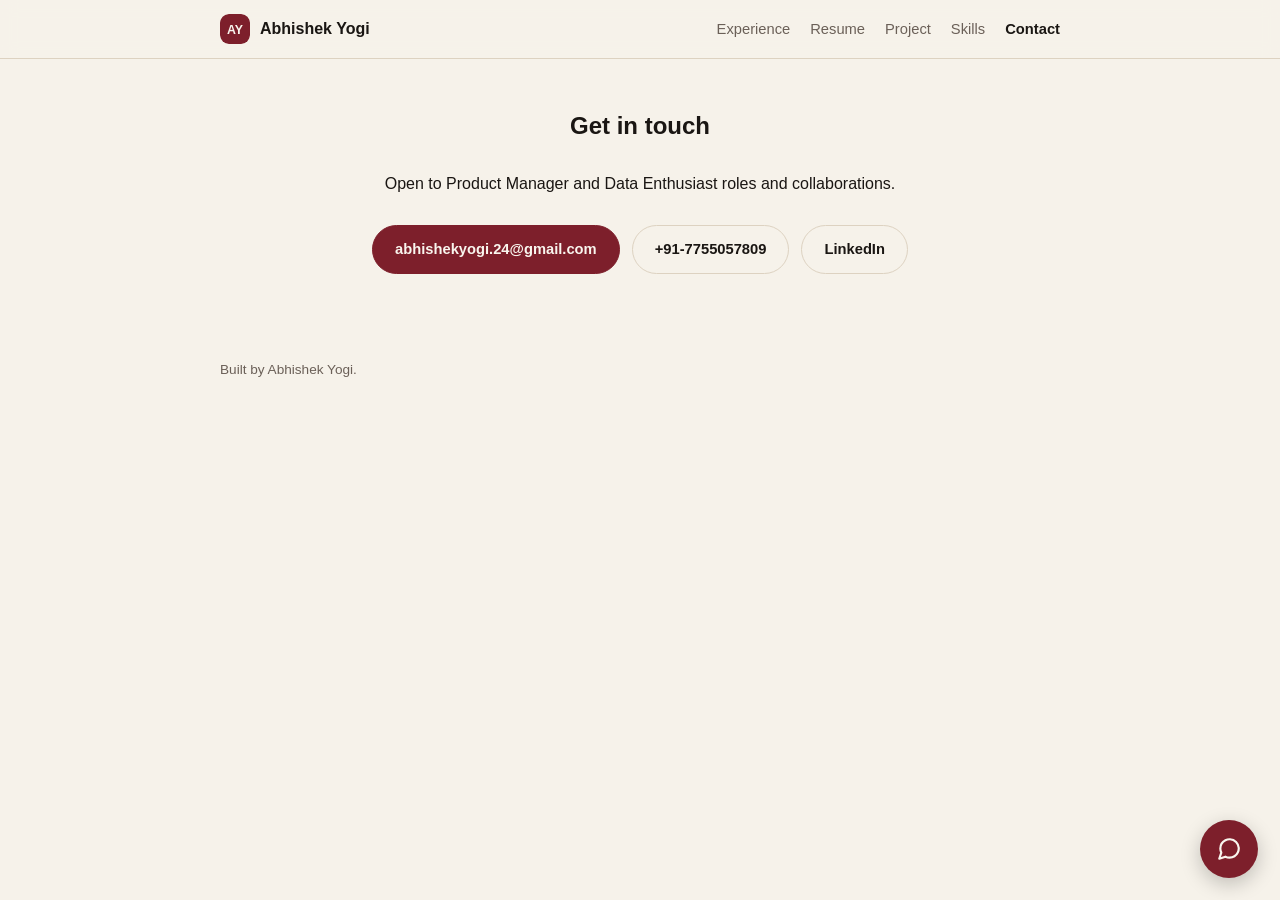
<file: contact.html>
<!DOCTYPE html>
<html lang="en">
<head>
<meta charset="UTF-8">
<meta name="viewport" content="width=device-width, initial-scale=1.0">
<title>Contact — Abhishek Yogi</title>
<meta name="description" content="Get in touch with Abhishek Yogi — open to Product Manager and Data Enthusiast roles and collaborations.">
<link rel="icon" href="data:,">
<link rel="stylesheet" href="style.css">
</head>
<body>

<header class="nav">
  <div class="nav-inner">
    <a href="index.html" class="brand">
      <svg class="logo-mark" width="30" height="30" viewBox="0 0 34 34" xmlns="http://www.w3.org/2000/svg" aria-hidden="true">
        <rect width="34" height="34" rx="9" fill="var(--accent)"/>
        <text x="17" y="23" text-anchor="middle" font-family="-apple-system, BlinkMacSystemFont, 'Segoe UI', sans-serif" font-size="14" font-weight="800" fill="var(--accent-fg)">AY</text>
      </svg>
      <span>Abhishek Yogi</span>
    </a>
    <nav class="nav-links">
      <a href="experience.html">Experience</a>
      <a href="resume.html">Resume</a>
      <a href="project.html">Project</a>
      <a href="skills.html">Skills</a>
      <a href="contact.html" class="active">Contact</a>
    </nav>
  </div>
</header>

<main>
  <section class="section contact">
    <h2>Get in touch</h2>
    <p>Open to Product Manager and Data Enthusiast roles and collaborations.</p>
    <div class="hero-links">
      <a class="btn btn-primary" href="mailto:abhishekyogi.24@gmail.com">abhishekyogi.24@gmail.com</a>
      <a class="btn" href="tel:+917755057809">+91-7755057809</a>
      <a class="btn" href="https://www.linkedin.com/in/abhiyogi/" target="_blank" rel="noopener">LinkedIn</a>
    </div>
  </section>
</main>

<footer class="footer">
  <p>Built by Abhishek Yogi.</p>
</footer>

<!-- Chatbot widget -->
<div id="chat-widget">
  <div id="chat-frame-wrap" hidden>
    <iframe id="chat-frame" aria-label="Abhi AI chat assistant" loading="lazy" allow="microphone"></iframe>
  </div>
  <button id="chat-launcher" type="button" aria-label="Open chat" aria-expanded="false">
    <svg class="icon-open" viewBox="0 0 24 24" width="26" height="26" fill="none" stroke="currentColor" stroke-width="2" stroke-linecap="round" stroke-linejoin="round" aria-hidden="true">
      <path d="M21 11.5a8.38 8.38 0 0 1-.9 3.8 8.5 8.5 0 0 1-7.6 4.7 8.38 8.38 0 0 1-3.8-.9L3 21l1.9-5.7a8.38 8.38 0 0 1-.9-3.8 8.5 8.5 0 0 1 4.7-7.6 8.38 8.38 0 0 1 3.8-.9h.5a8.48 8.48 0 0 1 8 8v.5z"/>
    </svg>
    <svg class="icon-close" viewBox="0 0 24 24" width="26" height="26" fill="none" stroke="currentColor" stroke-width="2.2" stroke-linecap="round" stroke-linejoin="round" aria-hidden="true">
      <line x1="18" y1="6" x2="6" y2="18"/><line x1="6" y1="6" x2="18" y2="18"/>
    </svg>
  </button>
</div>

<script>
(function () {
  var launcher = document.getElementById('chat-launcher');
  var wrap = document.getElementById('chat-frame-wrap');
  var frame = document.getElementById('chat-frame');
  var widget = document.getElementById('chat-widget');
  var loaded = false;

  function open() {
    if (!loaded) { frame.src = 'chatbot.html'; loaded = true; }
    wrap.hidden = false;
    // allow display to apply before animating
    requestAnimationFrame(function () { widget.classList.add('open'); });
    launcher.setAttribute('aria-label', 'Close chat');
    launcher.setAttribute('aria-expanded', 'true');
  }
  function close() {
    widget.classList.remove('open');
    launcher.setAttribute('aria-label', 'Open chat');
    launcher.setAttribute('aria-expanded', 'false');
    setTimeout(function () { if (!widget.classList.contains('open')) wrap.hidden = true; }, 200);
  }
  launcher.addEventListener('click', function () {
    if (widget.classList.contains('open')) close(); else open();
  });
  document.addEventListener('keydown', function (e) {
    if (e.key === 'Escape' && widget.classList.contains('open')) close();
  });
})();
</script>

</body>
</html>
</file>
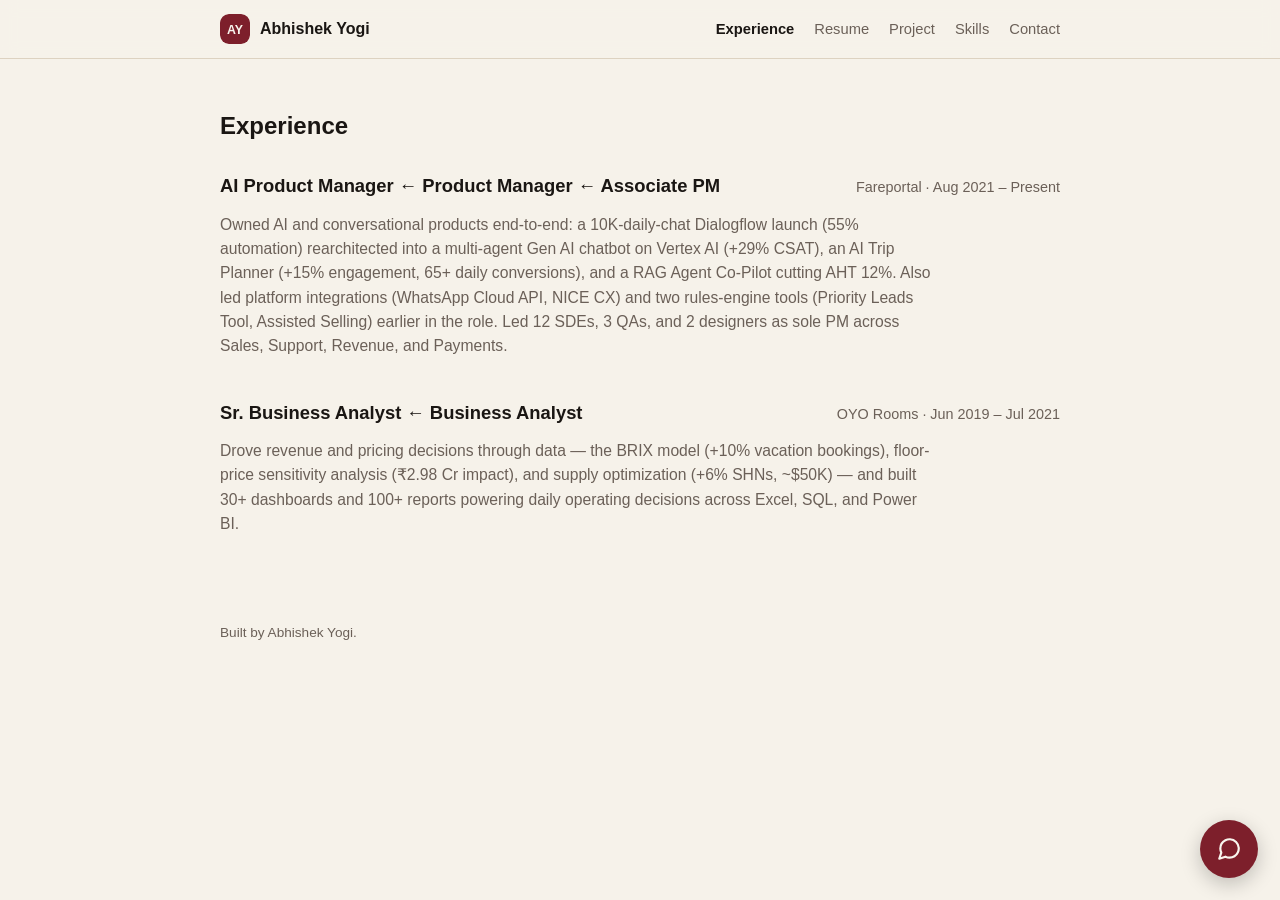
<file: experience.html>
<!DOCTYPE html>
<html lang="en">
<head>
<meta charset="UTF-8">
<meta name="viewport" content="width=device-width, initial-scale=1.0">
<title>Experience — Abhishek Yogi</title>
<meta name="description" content="Abhishek Yogi's experience — Product Manager &amp; Data Enthusiast at Fareportal, Business Analyst at OYO Rooms.">
<link rel="icon" href="data:,">
<link rel="stylesheet" href="style.css">
</head>
<body>

<header class="nav">
  <div class="nav-inner">
    <a href="index.html" class="brand">
      <svg class="logo-mark" width="30" height="30" viewBox="0 0 34 34" xmlns="http://www.w3.org/2000/svg" aria-hidden="true">
        <rect width="34" height="34" rx="9" fill="var(--accent)"/>
        <text x="17" y="23" text-anchor="middle" font-family="-apple-system, BlinkMacSystemFont, 'Segoe UI', sans-serif" font-size="14" font-weight="800" fill="var(--accent-fg)">AY</text>
      </svg>
      <span>Abhishek Yogi</span>
    </a>
    <nav class="nav-links">
      <a href="experience.html" class="active">Experience</a>
      <a href="resume.html">Resume</a>
      <a href="project.html">Project</a>
      <a href="skills.html">Skills</a>
      <a href="contact.html">Contact</a>
    </nav>
  </div>
</header>

<main>
  <section class="section">
    <h2>Experience</h2>

    <article class="job">
      <div class="job-head">
        <h3>AI Product Manager ← Product Manager ← Associate PM</h3>
        <span class="job-meta">Fareportal · Aug 2021 – Present</span>
      </div>
      <p class="job-summary">
        Owned AI and conversational products end-to-end: a 10K-daily-chat Dialogflow launch (55% automation)
        rearchitected into a multi-agent Gen AI chatbot on Vertex AI (+29% CSAT), an AI Trip Planner
        (+15% engagement, 65+ daily conversions), and a RAG Agent Co-Pilot cutting AHT 12%. Also led platform
        integrations (WhatsApp Cloud API, NICE CX) and two rules-engine tools
        (Priority Leads Tool, Assisted Selling) earlier in the role. Led 12 SDEs, 3 QAs, and 2 designers as
        sole PM across Sales, Support, Revenue, and Payments.
      </p>
    </article>

    <article class="job">
      <div class="job-head">
        <h3>Sr. Business Analyst ← Business Analyst</h3>
        <span class="job-meta">OYO Rooms · Jun 2019 – Jul 2021</span>
      </div>
      <p class="job-summary">
        Drove revenue and pricing decisions through data — the BRIX model (+10% vacation bookings), floor-price
        sensitivity analysis (₹2.98 Cr impact), and supply optimization (+6% SHNs, ~$50K) — and built 30+
        dashboards and 100+ reports powering daily operating decisions across Excel, SQL, and Power BI.
      </p>
    </article>
  </section>
</main>

<footer class="footer">
  <p>Built by Abhishek Yogi.</p>
</footer>

<!-- Chatbot widget -->
<div id="chat-widget">
  <div id="chat-frame-wrap" hidden>
    <iframe id="chat-frame" aria-label="Abhi AI chat assistant" loading="lazy" allow="microphone"></iframe>
  </div>
  <button id="chat-launcher" type="button" aria-label="Open chat" aria-expanded="false">
    <svg class="icon-open" viewBox="0 0 24 24" width="26" height="26" fill="none" stroke="currentColor" stroke-width="2" stroke-linecap="round" stroke-linejoin="round" aria-hidden="true">
      <path d="M21 11.5a8.38 8.38 0 0 1-.9 3.8 8.5 8.5 0 0 1-7.6 4.7 8.38 8.38 0 0 1-3.8-.9L3 21l1.9-5.7a8.38 8.38 0 0 1-.9-3.8 8.5 8.5 0 0 1 4.7-7.6 8.38 8.38 0 0 1 3.8-.9h.5a8.48 8.48 0 0 1 8 8v.5z"/>
    </svg>
    <svg class="icon-close" viewBox="0 0 24 24" width="26" height="26" fill="none" stroke="currentColor" stroke-width="2.2" stroke-linecap="round" stroke-linejoin="round" aria-hidden="true">
      <line x1="18" y1="6" x2="6" y2="18"/><line x1="6" y1="6" x2="18" y2="18"/>
    </svg>
  </button>
</div>

<script>
(function () {
  var launcher = document.getElementById('chat-launcher');
  var wrap = document.getElementById('chat-frame-wrap');
  var frame = document.getElementById('chat-frame');
  var widget = document.getElementById('chat-widget');
  var loaded = false;

  function open() {
    if (!loaded) { frame.src = 'chatbot.html'; loaded = true; }
    wrap.hidden = false;
    // allow display to apply before animating
    requestAnimationFrame(function () { widget.classList.add('open'); });
    launcher.setAttribute('aria-label', 'Close chat');
    launcher.setAttribute('aria-expanded', 'true');
  }
  function close() {
    widget.classList.remove('open');
    launcher.setAttribute('aria-label', 'Open chat');
    launcher.setAttribute('aria-expanded', 'false');
    setTimeout(function () { if (!widget.classList.contains('open')) wrap.hidden = true; }, 200);
  }
  launcher.addEventListener('click', function () {
    if (widget.classList.contains('open')) close(); else open();
  });
  document.addEventListener('keydown', function (e) {
    if (e.key === 'Escape' && widget.classList.contains('open')) close();
  });
})();
</script>

</body>
</html>
</file>
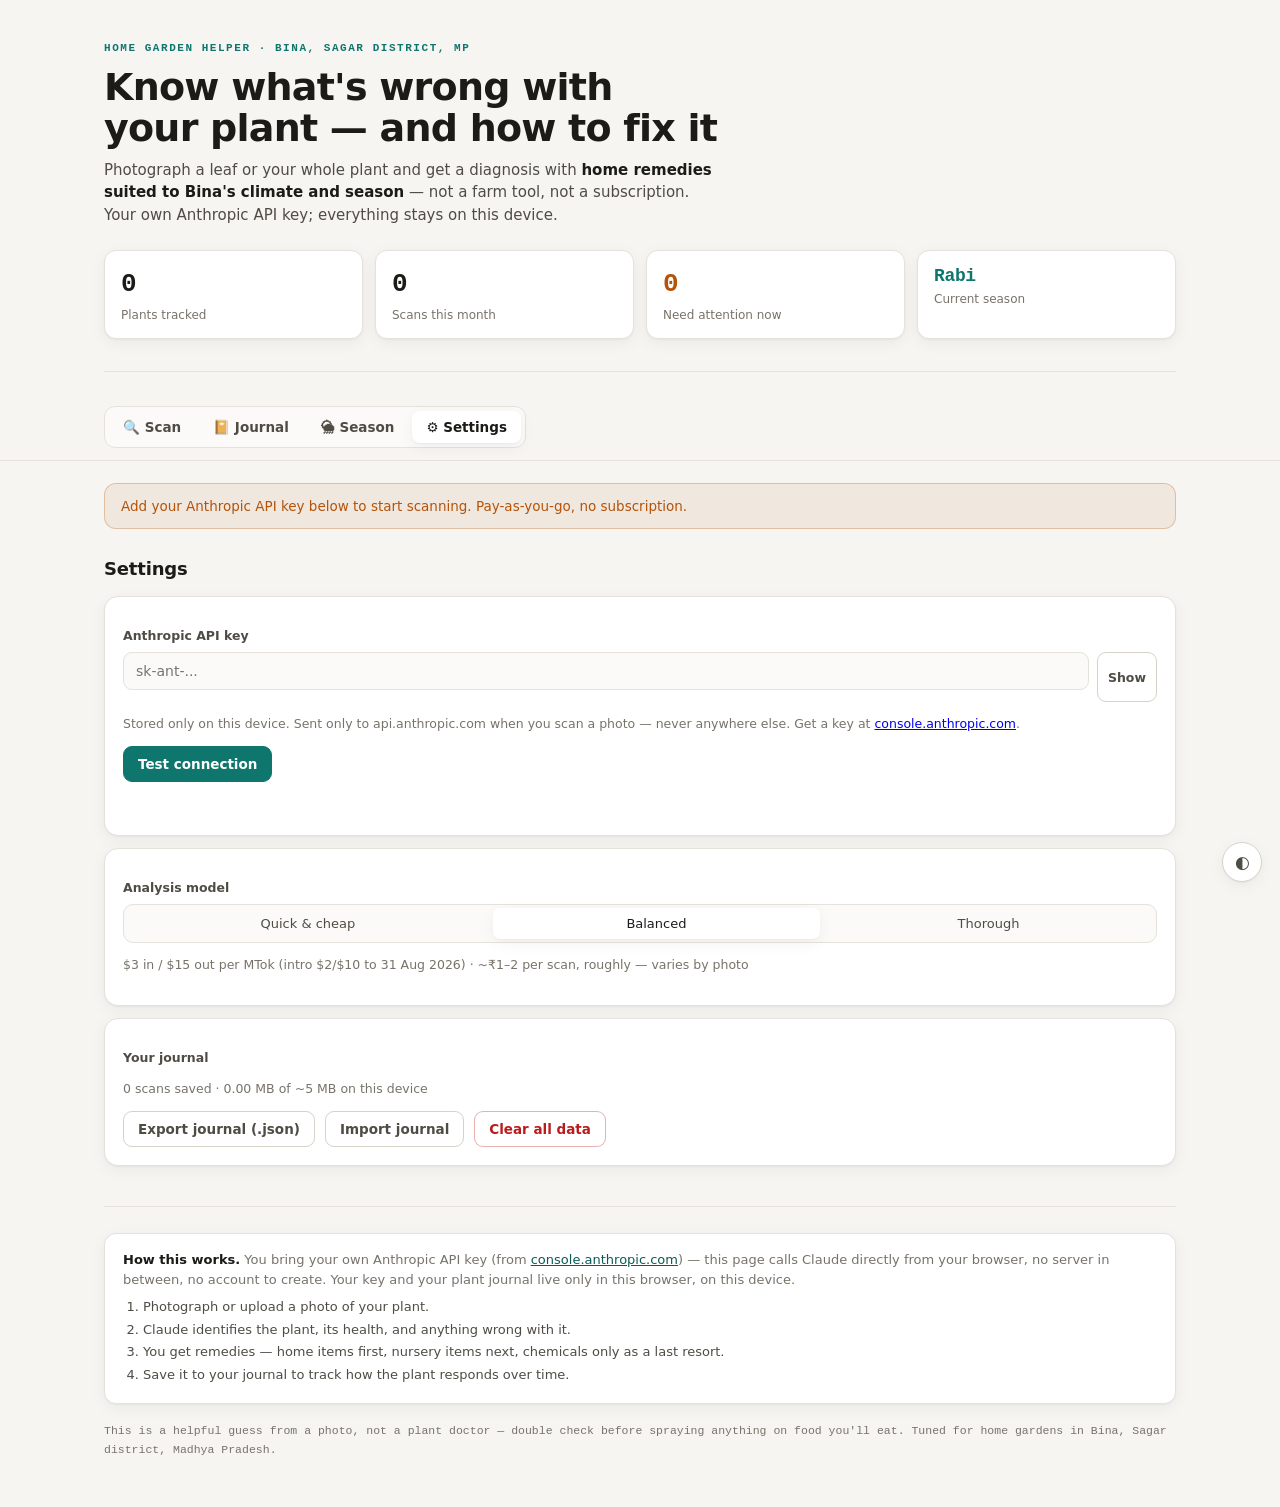
<file: plant-protector.html>
<!DOCTYPE html>
<html lang="en">
<head>
<meta charset="utf-8">
<meta name="viewport" content="width=device-width, initial-scale=1">
<title>Plant Protector &amp; Guide — Bina, MP</title>
<style>
  :root {
    --bg: #f6f5f2;
    --surface: #ffffff;
    --surface-2: #fbfaf8;
    --border: #e5e2db;
    --border-strong: #d6d2c8;
    --ink: #1c1b18;
    --ink-2: #4f4c45;
    --muted: #78736a;
    --accent: #0f766e;
    --accent-ink: #0b5a54;
    --accent-wash: #0f766e14;
    --fresh: #15803d;
    --fresh-wash: #15803d16;
    --verify: #b45309;
    --verify-wash: #b4530915;
    --stretch: #6b6f76;
    --danger: #b91c1c;
    --danger-wash: #b91c1c14;
    --shadow: 0 1px 2px rgba(28,27,24,.04), 0 4px 16px rgba(28,27,24,.05);
    --mono: ui-monospace, "SF Mono", "SFMono-Regular", Menlo, Consolas, monospace;
    --sans: -apple-system, BlinkMacSystemFont, "Segoe UI", system-ui, sans-serif;
  }
  @media (prefers-color-scheme: dark) {
    :root {
      --bg: #14140f; --surface: #1d1d18; --surface-2: #201f1a; --border: #302f28;
      --border-strong: #3c3b33; --ink: #f2f0ea; --ink-2: #c8c4ba; --muted: #918c81;
      --accent: #4fd1c5; --accent-ink: #6ee7db; --accent-wash: #4fd1c518;
      --fresh: #4ade80; --fresh-wash: #4ade8018; --verify: #fbbf24; --verify-wash: #fbbf2416;
      --stretch: #9a958a; --danger: #f87171; --danger-wash: #f8717118;
      --shadow: 0 1px 2px rgba(0,0,0,.3), 0 6px 20px rgba(0,0,0,.35);
    }
  }
  :root[data-theme="dark"] {
    --bg: #14140f; --surface: #1d1d18; --surface-2: #201f1a; --border: #302f28;
    --border-strong: #3c3b33; --ink: #f2f0ea; --ink-2: #c8c4ba; --muted: #918c81;
    --accent: #4fd1c5; --accent-ink: #6ee7db; --accent-wash: #4fd1c518;
    --fresh: #4ade80; --fresh-wash: #4ade8018; --verify: #fbbf24; --verify-wash: #fbbf2416;
    --stretch: #9a958a; --danger: #f87171; --danger-wash: #f8717118;
    --shadow: 0 1px 2px rgba(0,0,0,.3), 0 6px 20px rgba(0,0,0,.35);
  }
  :root[data-theme="light"] {
    --bg: #f6f5f2; --surface: #ffffff; --surface-2: #fbfaf8; --border: #e5e2db;
    --border-strong: #d6d2c8; --ink: #1c1b18; --ink-2: #4f4c45; --muted: #78736a;
    --accent: #0f766e; --accent-ink: #0b5a54; --accent-wash: #0f766e14;
    --fresh: #15803d; --fresh-wash: #15803d16; --verify: #b45309; --verify-wash: #b4530915;
    --stretch: #6b6f76; --danger: #b91c1c; --danger-wash: #b91c1c14;
    --shadow: 0 1px 2px rgba(28,27,24,.04), 0 4px 16px rgba(28,27,24,.05);
  }

  * { box-sizing: border-box; }
  body { margin: 0; }
  .wrap { font-family: var(--sans); color: var(--ink); background: var(--bg); min-height: 100vh; line-height: 1.5; -webkit-font-smoothing: antialiased; }
  .container { max-width: 1120px; margin: 0 auto; padding: 0 24px; }

  header.masthead { padding: 40px 0 28px; border-bottom: 1px solid var(--border); }
  .eyebrow { font-family: var(--mono); font-size: 11px; letter-spacing: .14em; text-transform: uppercase; color: var(--accent); font-weight: 600; margin: 0 0 10px; }
  h1.title { font-size: clamp(26px, 4.2vw, 38px); line-height: 1.08; margin: 0 0 10px; letter-spacing: -.02em; font-weight: 720; text-wrap: balance; }
  .subtitle { color: var(--ink-2); font-size: 15px; margin: 0; max-width: 64ch; }
  .subtitle b { color: var(--ink); font-weight: 600; }

  .stats { display: grid; grid-template-columns: repeat(4, 1fr); gap: 12px; margin: 24px 0 4px; }
  .stat { background: var(--surface); border: 1px solid var(--border); border-radius: 12px; padding: 14px 16px; box-shadow: var(--shadow); }
  .stat .n { font-family: var(--mono); font-size: 26px; font-weight: 600; letter-spacing: -.02em; font-variant-numeric: tabular-nums; }
  .stat.fresh .n { color: var(--fresh); }
  .stat.ai .n { color: var(--accent); }
  .stat.verify .n { color: var(--verify); }
  .stat.text .n { font-size: 18px; line-height: 1.3; font-variant-numeric: normal; }
  .stat .l { font-size: 12px; color: var(--muted); margin-top: 2px; }

  .controls { position: sticky; top: 0; z-index: 20; background: color-mix(in srgb, var(--bg) 88%, transparent); backdrop-filter: blur(10px); border-bottom: 1px solid var(--border); padding: 12px 0; margin-top: 22px; }
  .controls-row { display: flex; flex-wrap: wrap; gap: 10px; align-items: center; }
  .tabs { display: inline-flex; gap: 4px; background: var(--surface-2); border: 1px solid var(--border); border-radius: 11px; padding: 4px; }
  .tabs button { font-family: var(--sans); font-size: 13.5px; font-weight: 600; color: var(--ink-2); background: transparent; border: 0; padding: 8px 14px; border-radius: 8px; cursor: pointer; white-space: nowrap; }
  .tabs button[aria-selected="true"] { background: var(--surface); color: var(--ink); box-shadow: var(--shadow); }
  button:focus-visible, input:focus-visible, textarea:focus-visible, a:focus-visible { outline: 2px solid var(--accent); outline-offset: 2px; border-radius: 6px; }

  .sec-head { display: flex; align-items: baseline; gap: 10px; margin: 26px 0 14px; }
  .sec-head h2 { font-size: 18px; letter-spacing: -.01em; margin: 0; font-weight: 680; }
  .sec-head .count { font-family: var(--mono); font-size: 12px; color: var(--muted); font-variant-numeric: tabular-nums; margin-left: auto; }

  .card { background: var(--surface); border: 1px solid var(--border); border-radius: 14px; padding: 18px; box-shadow: var(--shadow); margin-bottom: 12px; }
  .badge { font-family: var(--mono); font-size: 10.5px; letter-spacing: .04em; text-transform: uppercase; font-weight: 600; padding: 3px 8px; border-radius: 999px; white-space: nowrap; border: 1px solid transparent; display: inline-block; }
  .badge.new { color: var(--fresh); background: var(--fresh-wash); border-color: color-mix(in srgb, var(--fresh) 22%, transparent); }
  .badge.ok { color: var(--fresh); background: transparent; border-color: color-mix(in srgb, var(--fresh) 34%, transparent); }
  .badge.verify { color: var(--verify); background: var(--verify-wash); border-color: color-mix(in srgb, var(--verify) 22%, transparent); }
  .badge.serious { color: var(--danger); background: var(--danger-wash); border-color: color-mix(in srgb, var(--danger) 24%, transparent); }
  .badge.health-healthy { color: var(--fresh); background: var(--fresh-wash); border-color: color-mix(in srgb, var(--fresh) 22%, transparent); }
  .badge.health-minor { color: var(--accent-ink); background: var(--accent-wash); border-color: color-mix(in srgb, var(--accent) 24%, transparent); }
  .badge.health-attention { color: var(--verify); background: var(--verify-wash); border-color: color-mix(in srgb, var(--verify) 22%, transparent); }
  .badge.health-serious { color: var(--danger); background: var(--danger-wash); border-color: color-mix(in srgb, var(--danger) 24%, transparent); }
  .badge.confidence-high { color: var(--fresh); background: transparent; border-color: color-mix(in srgb, var(--fresh) 30%, transparent); }
  .badge.confidence-medium { color: var(--verify); background: transparent; border-color: color-mix(in srgb, var(--verify) 30%, transparent); }
  .badge.confidence-low { color: var(--muted); background: transparent; border-color: var(--border-strong); }
  .empty { text-align: center; padding: 40px 20px; color: var(--muted); font-size: 14px; display: none; }
  .empty.show { display: block; }

  /* ---- Screens ---- */
  .screen { display: none; }
  .screen.active { display: block; }

  /* ---- Buttons & fields ---- */
  .btn { font-family: var(--sans); font-size: 13.5px; font-weight: 600; cursor: pointer; background: var(--surface); color: var(--ink-2); border: 1px solid var(--border-strong); padding: 9px 14px; border-radius: 9px; display: inline-flex; align-items: center; gap: 6px; }
  .btn:hover { border-color: var(--accent); color: var(--accent-ink); }
  .btn.primary { background: var(--accent); color: #fff; border-color: var(--accent); }
  .btn.primary:hover { background: var(--accent-ink); border-color: var(--accent-ink); color: #fff; }
  .btn.big { padding: 12px 20px; font-size: 14.5px; width: 100%; justify-content: center; }
  .btn.small { padding: 6px 10px; font-size: 12.5px; }
  .btn.danger { color: var(--danger); border-color: color-mix(in srgb, var(--danger) 34%, transparent); }
  .btn.danger:hover { background: var(--danger-wash); border-color: var(--danger); color: var(--danger); }
  .btn[disabled] { opacity: .6; cursor: default; }
  label.btn { cursor: pointer; }
  .field-label { display: block; font-size: 12.5px; font-weight: 600; color: var(--ink-2); margin: 12px 0 6px; }
  .field-label.small { font-size: 11.5px; margin: 10px 0 4px; }
  .field-label .muted { font-weight: 400; color: var(--muted); }
  #scan-note, #set-apikey, .je-remedy, .key-row input { width: 100%; font-family: var(--sans); font-size: 14px; color: var(--ink); background: var(--surface-2); border: 1px solid var(--border); border-radius: 9px; padding: 10px 12px; margin-bottom: 12px; }
  .je-notes { width: 100%; font-family: var(--sans); font-size: 13.5px; color: var(--ink); background: var(--surface-2); border: 1px solid var(--border); border-radius: 9px; padding: 10px 12px; resize: vertical; }
  .muted { color: var(--muted); }
  .small { font-size: 12.5px; }

  /* ---- Banners ---- */
  .banner { border-radius: 12px; padding: 12px 16px; font-size: 13.5px; margin-bottom: 14px; }
  .banner.verify { background: var(--verify-wash); color: var(--verify); border: 1px solid color-mix(in srgb, var(--verify) 28%, transparent); }

  /* ---- Scan screen ---- */
  .dropzone { text-align: center; padding: 40px 20px; border: 1.5px dashed var(--border-strong); transition: border-color .15s ease, background .15s ease; }
  .dropzone.drag-over { border-color: var(--accent); background: var(--accent-wash); }
  .scan-icon { font-size: 40px; margin-bottom: 6px; }
  .scan-hint { color: var(--muted); margin: 0 0 14px; }
  .scan-btns { display: flex; gap: 10px; justify-content: center; flex-wrap: wrap; }
  .scan-preview img { max-width: 100%; max-height: 360px; border-radius: 12px; display: block; margin: 0 auto 14px; }

  /* ---- Loading ---- */
  .loading-card { text-align: center; padding: 48px 20px; }
  .spinner { width: 34px; height: 34px; margin: 0 auto 18px; border-radius: 50%; border: 3px solid var(--border); border-top-color: var(--accent); animation: spin .9s linear infinite; }
  @keyframes spin { to { transform: rotate(360deg); } }
  .loading-status { font-weight: 600; margin: 0 0 4px; }
  .loading-model { margin: 0 0 18px; font-size: 12.5px; }

  /* ---- Result ---- */
  .result-top { display: flex; gap: 14px; align-items: flex-start; margin-bottom: 10px; flex-wrap: wrap; }
  .result-thumb { width: 84px; height: 84px; object-fit: cover; border-radius: 10px; flex: 0 0 auto; background: var(--surface-2); }
  .result-top h3 { margin: 0 0 2px; font-size: 19px; }
  .botanical { font-style: italic; margin: 0 0 8px; }
  .hi { font-weight: 400; color: var(--muted); }
  .result-summary { font-size: 14.5px; color: var(--ink-2); }
  #result-card h4 { font-size: 12.5px; text-transform: uppercase; letter-spacing: .06em; color: var(--muted); margin: 20px 0 8px; font-weight: 700; }
  .issue { padding: 12px 14px; margin-bottom: 8px; }
  .issue-top { display: flex; align-items: center; gap: 8px; flex-wrap: wrap; margin-bottom: 4px; }
  .remedy { background: var(--surface-2); border: 1px solid var(--border); border-radius: 10px; padding: 12px 14px; margin-bottom: 8px; }
  .remedy-title { font-weight: 600; margin-bottom: 3px; }
  .remedy p { margin: 0 0 6px; font-size: 13.5px; }
  .remedy-meta { font-size: 11.5px; color: var(--muted); display: flex; gap: 6px; flex-wrap: wrap; }
  .chemical-details { margin: 10px 0; }
  .chemical-details summary { cursor: pointer; font-size: 13px; color: var(--muted); padding: 8px 0; }
  .care-tips { margin: 0; padding-left: 20px; font-size: 13.5px; color: var(--ink-2); }
  .care-tips li { margin: 4px 0; }
  .season-note { margin-top: 16px; }
  .result-actions { display: flex; gap: 10px; margin-top: 20px; flex-wrap: wrap; }
  .not-plant { text-align: center; padding: 30px 10px; }

  /* ---- Journal ---- */
  .journal-group { margin-bottom: 22px; }
  .journal-group-head { display: flex; align-items: baseline; gap: 8px; margin-bottom: 8px; }
  .journal-group-head h3 { margin: 0; font-size: 15px; }
  .journal-group-head .count { font-family: var(--mono); font-size: 11px; color: var(--muted); }
  .journal-entry-top { display: flex; gap: 12px; align-items: flex-start; margin-bottom: 10px; }
  .journal-thumb { width: 52px; height: 52px; object-fit: cover; border-radius: 8px; flex: 0 0 auto; background: var(--surface-2); }
  .journal-entry-info { flex: 1 1 auto; min-width: 0; }
  .journal-date { font-family: var(--mono); font-size: 11px; color: var(--muted); }
  .journal-headline { font-size: 13.5px; margin: 2px 0 6px; }

  /* ---- Season ---- */
  .season-banner h3 { margin: 6px 0 6px; font-size: 18px; }
  .season-grid { display: grid; grid-template-columns: repeat(auto-fill, minmax(250px, 1fr)); gap: 12px; margin-top: 14px; }
  .season-card.current { border-color: var(--accent); }
  .season-card-head { display: flex; align-items: center; gap: 8px; justify-content: space-between; }
  .season-card h4 { margin: 0; font-size: 15px; }
  .crop-chips { display: flex; flex-wrap: wrap; gap: 6px; margin-top: 10px; }
  .chip { font-size: 12px; background: var(--surface-2); border: 1px solid var(--border); border-radius: 999px; padding: 4px 10px; }

  /* ---- Settings ---- */
  .key-row { display: flex; gap: 8px; }
  .key-row input { flex: 1 1 auto; margin-bottom: 0; }
  .key-status { font-size: 12.5px; margin-top: 8px; min-height: 1.2em; }
  .key-status.fresh { color: var(--fresh); }
  .key-status.verify { color: var(--verify); }
  .model-seg { display: flex; gap: 4px; background: var(--surface-2); border: 1px solid var(--border); border-radius: 10px; padding: 3px; }
  .model-seg button { flex: 1 1 auto; font-family: var(--sans); font-size: 13px; font-weight: 500; color: var(--ink-2); background: transparent; border: 0; padding: 8px 10px; border-radius: 7px; cursor: pointer; }
  .model-seg button[aria-pressed="true"] { background: var(--surface); color: var(--ink); box-shadow: var(--shadow); }
  .settings-btns { display: flex; gap: 10px; flex-wrap: wrap; margin-top: 10px; }

  footer { border-top: 1px solid var(--border); margin-top: 40px; padding: 26px 0 48px; color: var(--muted); font-size: 13px; }
  footer .how { background: var(--surface); border: 1px solid var(--border); border-radius: 12px; padding: 16px 18px; margin-bottom: 18px; box-shadow: var(--shadow); }
  footer .how b { color: var(--ink); }
  footer .how ol { margin: 8px 0 0; padding-left: 20px; color: var(--ink-2); }
  footer .how li { margin: 3px 0; }
  footer .how a { color: var(--accent-ink); }
  footer .stamp { font-family: var(--mono); font-size: 11.5px; line-height: 1.6; }

  .themebtn { position: fixed; bottom: 18px; right: 18px; z-index: 40; width: 40px; height: 40px; border-radius: 50%; border: 1px solid var(--border-strong); background: var(--surface); color: var(--ink-2); cursor: pointer; box-shadow: var(--shadow); font-size: 17px; }

  @media (max-width: 640px) {
    .stats { grid-template-columns: repeat(2, 1fr); }
    .container { padding: 0 16px; }
    .result-actions .btn { flex: 1 1 auto; justify-content: center; }
  }
  @media (prefers-reduced-motion: reduce) { * { transition: none !important; animation-duration: .01ms !important; } }
</style>
</head>
<body>

<div class="wrap">
  <div class="container">
    <header class="masthead">
      <p class="eyebrow">Home garden helper · Bina, Sagar district, MP</p>
      <h1 class="title">Know what's wrong with your plant — and how to fix it</h1>
      <p class="subtitle">Photograph a leaf or your whole plant and get a diagnosis with <b>home remedies suited to Bina's climate and season</b> — not a farm tool, not a subscription. Your own Anthropic API key; everything stays on this device.</p>
      <div class="stats" id="stats">
        <div class="stat"><div class="n" id="s-plants">0</div><div class="l">Plants tracked</div></div>
        <div class="stat"><div class="n" id="s-scans">0</div><div class="l">Scans this month</div></div>
        <div class="stat verify"><div class="n" id="s-attention">0</div><div class="l">Need attention now</div></div>
        <div class="stat ai text"><div class="n" id="s-season">–</div><div class="l">Current season</div></div>
      </div>
    </header>
  </div>

  <div class="controls">
    <div class="container controls-row">
      <div class="tabs" role="tablist" aria-label="Sections">
        <button data-screen="scan" aria-selected="true">🔍 Scan</button>
        <button data-screen="journal" aria-selected="false">📔 Journal</button>
        <button data-screen="season" aria-selected="false">🌦 Season</button>
        <button data-screen="settings" aria-selected="false">⚙️ Settings</button>
      </div>
    </div>
  </div>

  <div class="container" style="padding-top:22px">

    <section class="screen active" id="screen-scan">
      <div class="banner verify" id="scan-error" style="display:none"></div>
      <div class="sec-head"><h2>Scan a plant</h2></div>
      <div class="card dropzone" id="dropzone">
        <div id="scan-empty">
          <div class="scan-icon">🌿</div>
          <p class="scan-hint">Drag a photo here, paste one, or</p>
          <div class="scan-btns">
            <label class="btn primary" for="file-camera">📷 Take photo</label>
            <input type="file" id="file-camera" accept="image/*" capture="environment" hidden>
            <label class="btn" for="file-picker">🖼️ Choose photo</label>
            <input type="file" id="file-picker" accept="image/*" hidden>
          </div>
        </div>
        <div class="scan-preview" id="scan-preview" style="display:none">
          <img id="preview-img" alt="Selected plant photo">
          <button class="btn small" id="btn-clear-photo" type="button">Choose a different photo</button>
        </div>
      </div>
      <div class="card" id="scan-note-card" style="display:none">
        <label class="field-label" for="scan-note">What's worrying you? <span class="muted">(optional)</span></label>
        <input type="text" id="scan-note" placeholder="e.g. leaves turning yellow, white spots underneath...">
        <button class="btn primary big" id="btn-analyse" type="button">Analyse this plant</button>
      </div>
    </section>

    <section class="screen" id="screen-loading">
      <div class="card loading-card">
        <div class="spinner" aria-hidden="true"></div>
        <p class="loading-status" id="loading-status">Resizing photo…</p>
        <p class="loading-model muted" id="loading-model"></p>
        <button class="btn" id="btn-cancel-analyse" type="button">Cancel</button>
      </div>
    </section>

    <section class="screen" id="screen-result">
      <div class="card" id="result-card"></div>
    </section>

    <section class="screen" id="screen-journal">
      <div class="sec-head">
        <h2>Plant journal</h2>
        <span class="count" id="journal-count">0 entries</span>
      </div>
      <div id="journal-list"></div>
      <div class="empty" id="journal-empty">No scans saved yet. Analyse a plant and tap "Save to journal" to start tracking it.</div>
    </section>

    <section class="screen" id="screen-season">
      <div class="sec-head"><h2>Seasonal guide</h2></div>
      <div class="card season-banner" id="season-banner"></div>
      <div class="season-grid" id="season-grid"></div>
    </section>

    <section class="screen" id="screen-settings">
      <div class="banner verify" id="settings-banner" style="display:none">Add your Anthropic API key below to start scanning. Pay-as-you-go, no subscription.</div>
      <div class="sec-head"><h2>Settings</h2></div>
      <div class="card">
        <label class="field-label" for="set-apikey">Anthropic API key</label>
        <div class="key-row">
          <input type="password" id="set-apikey" placeholder="sk-ant-...">
          <button class="btn small" id="btn-toggle-key" type="button">Show</button>
        </div>
        <p class="muted small">Stored only on this device. Sent only to api.anthropic.com when you scan a photo — never anywhere else. Get a key at <a href="https://console.anthropic.com/settings/keys" target="_blank" rel="noopener noreferrer">console.anthropic.com</a>.</p>
        <button class="btn primary" id="btn-test-key" type="button">Test connection</button>
        <p class="key-status" id="key-status"></p>
      </div>
      <div class="card">
        <label class="field-label">Analysis model</label>
        <div class="model-seg" id="model-seg" role="group" aria-label="Model"></div>
        <p class="muted small" id="model-detail"></p>
      </div>
      <div class="card">
        <label class="field-label">Your journal</label>
        <p class="muted small" id="storage-usage"></p>
        <div class="settings-btns">
          <button class="btn" id="btn-export" type="button">Export journal (.json)</button>
          <button class="btn" id="btn-import" type="button">Import journal</button>
          <input type="file" id="import-file" accept="application/json" hidden>
          <button class="btn danger" id="btn-clear-all" type="button">Clear all data</button>
        </div>
      </div>
    </section>

  </div>

  <div class="container">
    <footer>
      <div class="how">
        <b>How this works.</b> You bring your own Anthropic API key (from <a href="https://console.anthropic.com/settings/keys" target="_blank" rel="noopener noreferrer">console.anthropic.com</a>) — this page calls Claude directly from your browser, no server in between, no account to create. Your key and your plant journal live only in this browser, on this device.
        <ol>
          <li>Photograph or upload a photo of your plant.</li>
          <li>Claude identifies the plant, its health, and anything wrong with it.</li>
          <li>You get remedies — home items first, nursery items next, chemicals only as a last resort.</li>
          <li>Save it to your journal to track how the plant responds over time.</li>
        </ol>
      </div>
      <div class="stamp">This is a helpful guess from a photo, not a plant doctor — double check before spraying anything on food you'll eat. Tuned for home gardens in Bina, Sagar district, Madhya Pradesh.</div>
    </footer>
  </div>
</div>

<button class="themebtn" id="theme" title="Toggle theme" aria-label="Toggle light/dark theme">◐</button>

<script>
  // ---- Constants ----
  const LS = { apikey: 'plantpro_apikey_v1', model: 'plantpro_model_v1', journal: 'plantpro_journal_v1' };
  const MAX_JOURNAL = 120;

  const MODELS = [
    { id: 'claude-haiku-4-5', label: 'Quick & cheap', price: '$1 in / $5 out per MTok', est: '~₹0.5–1 per scan', supportsEffort: false, maxTokens: 3000 },
    { id: 'claude-sonnet-5', label: 'Balanced', price: '$3 in / $15 out per MTok (intro $2/$10 to 31 Aug 2026)', est: '~₹1–2 per scan', supportsEffort: true, effort: 'medium', maxTokens: 4000 },
    { id: 'claude-opus-5', label: 'Thorough', price: '$5 in / $25 out per MTok', est: '~₹3–4 per scan', supportsEffort: true, effort: 'high', maxTokens: 6000 }
  ];

  const SEASONS = [
    {
      key: 'kharif', label: 'Kharif · Monsoon', months: [5, 6, 7, 8], window: 'June – September',
      blurb: "High humidity and waterlogging — fungal disease, root rot and leaf spot are the common problems now.",
      crops: [{ en: 'Tomato', hi: 'टमाटर' }, { en: 'Okra (Bhindi)', hi: 'भिंडी' }, { en: 'Brinjal', hi: 'बैंगन' }, { en: 'Cucumber', hi: 'खीरा' }, { en: 'Bottle gourd', hi: 'लौकी' }]
    },
    {
      key: 'rabi_sow', label: 'Rabi · Sowing', months: [9, 10, 11], window: 'October – December',
      blurb: "Cooling down, drier air. Aphids and powdery mildew are common on tender new growth.",
      crops: [{ en: 'Peas', hi: 'मटर' }, { en: 'Spinach', hi: 'पालक' }, { en: 'Cauliflower', hi: 'फूलगोभी' }, { en: 'Carrot', hi: 'गाजर' }, { en: 'Fenugreek', hi: 'मेथी' }, { en: 'Mustard', hi: 'सरसों' }, { en: 'Radish', hi: 'मूली' }]
    },
    {
      key: 'rabi_grow', label: 'Rabi · Growing', months: [0, 1], window: 'January – February',
      blurb: "Mild days, cold nights, occasional frost. Watch for frost damage and aphids on tender growth.",
      crops: [{ en: 'Peas', hi: 'मटर' }, { en: 'Spinach', hi: 'पालक' }, { en: 'Cauliflower', hi: 'फूलगोभी' }, { en: 'Carrot', hi: 'गाजर' }]
    },
    {
      key: 'zaid', label: 'Zaid · Summer', months: [2, 3, 4], window: 'March – May',
      blurb: "Very hot and dry, often above 42°C. Heat stress, sunscald, spider mites and drying out are the usual problems, not fungus.",
      crops: [{ en: 'Watermelon', hi: 'तरबूज़' }, { en: 'Muskmelon', hi: 'खरबूजा' }, { en: 'Cucumber', hi: 'खीरा' }]
    }
  ];

  const DIAGNOSIS_SCHEMA = {
    type: 'object', additionalProperties: false,
    required: ['is_plant', 'plant', 'health_status', 'confidence', 'summary', 'issues', 'remedies', 'care_tips', 'season_note'],
    properties: {
      is_plant: { type: 'boolean' },
      plant: {
        type: 'object', additionalProperties: false,
        required: ['common_name', 'hindi_name', 'botanical_name', 'category'],
        properties: {
          common_name: { type: 'string' }, hindi_name: { type: 'string' }, botanical_name: { type: 'string' },
          category: { type: 'string', enum: ['houseplant', 'kitchen_vegetable', 'herb', 'fruit', 'flowering', 'succulent', 'other'] }
        }
      },
      health_status: { type: 'string', enum: ['healthy', 'minor_issue', 'needs_attention', 'serious'] },
      confidence: { type: 'string', enum: ['high', 'medium', 'low'] },
      summary: { type: 'string' },
      issues: {
        type: 'array',
        items: {
          type: 'object', additionalProperties: false,
          required: ['name', 'hindi_name', 'type', 'evidence', 'likely_cause', 'severity'],
          properties: {
            name: { type: 'string' }, hindi_name: { type: 'string' },
            type: { type: 'string', enum: ['fungal', 'bacterial', 'viral', 'pest', 'nutrient_deficiency', 'watering', 'light', 'soil', 'heat_stress', 'cold_stress', 'unknown'] },
            evidence: { type: 'string' }, likely_cause: { type: 'string' },
            severity: { type: 'string', enum: ['low', 'medium', 'high'] }
          }
        }
      },
      remedies: {
        type: 'array',
        items: {
          type: 'object', additionalProperties: false,
          required: ['title', 'hindi_name', 'kind', 'steps', 'how_often', 'where_to_get'],
          properties: {
            title: { type: 'string' }, hindi_name: { type: 'string' },
            kind: { type: 'string', enum: ['home', 'cultural', 'shop_organic', 'shop_chemical'] },
            steps: { type: 'string' }, how_often: { type: 'string' }, where_to_get: { type: 'string' }
          }
        }
      },
      care_tips: { type: 'array', items: { type: 'string' } },
      season_note: { type: 'string' }
    }
  };

  // ---- State ----
  const state = { screen: 'scan', pendingImage: null, lastResult: null, lastModel: null, abortCtrl: null, loadingTimer: null };

  // ---- Small helpers ----
  function esc(s) { return String(s == null ? '' : s).replace(/[&<>"]/g, c => ({ '&': '&amp;', '<': '&lt;', '>': '&gt;', '"': '&quot;' }[c])); }
  function sleep(ms) { return new Promise(r => setTimeout(r, ms)); }
  function debounce(fn, ms) { let t; return (...args) => { clearTimeout(t); t = setTimeout(() => fn(...args), ms); }; }

  // ---- Settings persistence ----
  function getKey() { try { return localStorage.getItem(LS.apikey) || ''; } catch (e) { return ''; } }
  function setKey(v) { try { if (v) localStorage.setItem(LS.apikey, v); else localStorage.removeItem(LS.apikey); } catch (e) {} }
  function getModel() { try { return localStorage.getItem(LS.model) || 'claude-sonnet-5'; } catch (e) { return 'claude-sonnet-5'; } }
  function setModel(v) { try { localStorage.setItem(LS.model, v); } catch (e) {} }

  // ---- Journal persistence ----
  function loadJournal() { try { return JSON.parse(localStorage.getItem(LS.journal) || '[]'); } catch (e) { return []; } }
  function saveJournal(journal) {
    if (journal.length > MAX_JOURNAL) journal = journal.slice(0, MAX_JOURNAL);
    try { localStorage.setItem(LS.journal, JSON.stringify(journal)); return true; }
    catch (e) {
      const trimmed = journal.map((entry, i) => {
        if (i >= journal.length - 20) { const { full, ...rest } = entry; return rest; }
        return entry;
      });
      try { localStorage.setItem(LS.journal, JSON.stringify(trimmed)); return true; }
      catch (e2) {
        const evicted = journal.slice(0, Math.max(0, journal.length - 40));
        try { localStorage.setItem(LS.journal, JSON.stringify(evicted)); return 'evicted'; }
        catch (e3) { return false; }
      }
    }
  }

  // ---- Season ----
  function currentSeason() { const m = new Date().getMonth(); return SEASONS.find(s => s.months.includes(m)) || SEASONS[0]; }

  // ---- Health/severity label helpers ----
  function healthSlug(h) { return { healthy: 'healthy', minor_issue: 'minor', needs_attention: 'attention', serious: 'serious' }[h] || 'attention'; }
  function healthLabel(h) { return { healthy: 'Healthy', minor_issue: 'Minor issue', needs_attention: 'Needs attention', serious: 'Serious' }[h] || h; }
  function sevBadge(sev) { return { low: 'ok', medium: 'verify', high: 'serious' }[sev] || 'verify'; }

  // ---- Screen switching ----
  function showScreen(name) {
    state.screen = name;
    document.querySelectorAll('.screen').forEach(s => s.classList.toggle('active', s.id === 'screen-' + name));
    const tabName = (name === 'result' || name === 'loading') ? 'scan' : name;
    document.querySelectorAll('.tabs [data-screen]').forEach(b => b.setAttribute('aria-selected', String(b.dataset.screen === tabName)));
    if (name === 'journal') renderJournal();
    else if (name === 'season') renderSeason();
    else if (name === 'settings') renderSettings();
    window.scrollTo(0, 0);
  }

  // ---- Image pipeline ----
  async function prepImage(file) {
    if (!file || !file.type || !file.type.startsWith('image/')) throw new Error('NOT_IMAGE');
    if (file.size > 25 * 1024 * 1024) throw new Error('TOO_LARGE');
    let bitmap;
    try { bitmap = await createImageBitmap(file, { imageOrientation: 'from-image' }); }
    catch (e) {
      try { bitmap = await createImageBitmap(file); }
      catch (e2) { bitmap = await loadImageFallback(file); }
    }
    const full = resizeToDataURL(bitmap, 1568, 0.85);
    const thumb = resizeToDataURL(bitmap, 256, 0.6);
    return { full, thumb };
  }
  function resizeToDataURL(bitmap, maxEdge, quality) {
    const w = bitmap.width, h = bitmap.height;
    const scale = Math.min(1, maxEdge / Math.max(w, h));
    const tw = Math.max(1, Math.round(w * scale)), th = Math.max(1, Math.round(h * scale));
    const canvas = document.createElement('canvas');
    canvas.width = tw; canvas.height = th;
    canvas.getContext('2d').drawImage(bitmap, 0, 0, tw, th);
    return canvas.toDataURL('image/jpeg', quality);
  }
  function loadImageFallback(file) {
    return new Promise((resolve, reject) => {
      const img = new Image();
      const url = URL.createObjectURL(file);
      img.onload = () => { URL.revokeObjectURL(url); resolve(img); };
      img.onerror = () => { URL.revokeObjectURL(url); reject(new Error('DECODE_FAILED')); };
      img.src = url;
    });
  }

  async function handleFile(file) {
    clearScanError();
    try {
      const prepped = await prepImage(file);
      state.pendingImage = prepped;
      showPreview(prepped.full);
    } catch (err) {
      if (err.message === 'NOT_IMAGE') showScanError("That doesn't look like an image file. Please choose a photo.");
      else if (err.message === 'TOO_LARGE') showScanError("That photo is very large. Please pick a smaller one.");
      else showScanError("Couldn't read that photo. Try a different one.");
    }
  }
  function showPreview(src) {
    document.getElementById('preview-img').src = src;
    document.getElementById('scan-empty').style.display = 'none';
    document.getElementById('scan-preview').style.display = '';
    document.getElementById('scan-note-card').style.display = '';
  }
  function resetToScan() {
    state.pendingImage = null; state.lastResult = null;
    document.getElementById('preview-img').src = '';
    document.getElementById('scan-preview').style.display = 'none';
    document.getElementById('scan-empty').style.display = '';
    document.getElementById('scan-note-card').style.display = 'none';
    document.getElementById('scan-note').value = '';
    clearScanError();
    showScreen('scan');
  }
  function showScanError(msg) { const el = document.getElementById('scan-error'); el.textContent = msg; el.style.display = 'block'; }
  function clearScanError() { const el = document.getElementById('scan-error'); el.style.display = 'none'; el.textContent = ''; }

  // ---- Prompt building ----
  function buildSystemPrompt() {
    const season = currentSeason();
    const todayISO = new Date().toISOString().slice(0, 10);
    const cropList = season.crops.map(c => `${c.en} (${c.hi})`).join(', ');
    return `You are a practical kitchen-garden helper for a home gardener in Bina, Sagar district, Madhya Pradesh, India. You are looking at a photo of one of their plants.

WHERE THEY ARE
Bina, Sagar district, MP — Vindhyan Plateau agro-climatic zone, hot semi-arid. Roughly 1160mm rain a year, almost all of it in the monsoon (June–September). Summers (March–June) are very hot and dry, often above 42°C. Winters (November–February) are mild with cool nights and occasional light frost.

TODAY
Date: ${todayISO}. Season right now: ${season.label} (${season.window}).
${season.blurb} Growing/sowing now: ${cropList}.
Factor this in. A yellowing leaf in waterlogged August monsoon soil is a different problem from a yellowing leaf in dry May heat — say which one you think it is and why.

WHO YOU ARE TALKING TO
Someone growing a few plants in pots, on a terrace, or in a small kitchen garden. NOT a commercial farmer. Never suggest tractors, sprayers, per-hectare doses, or soil lab tests. Quantities must be in mugs, spoons, litres and buckets — things they have at home.

REMEDIES — this order, always
1. Things already in the house: neem oil (नीम का तेल), neem khali / neem cake (नीम खली), cow dung compost (गोबर की खाद), buttermilk spray (छाछ), turmeric paste (हल्दी), wood ash (राख), soapy water, garlic-chilli spray, Epsom salt, banana peel, rice water.
2. Free changes to how they care for the plant: move the pot, change watering, prune, improve drainage, mulch, remove infected leaves.
3. Things from a local nursery or kirana: Trichoderma, neem-based sprays, vermicompost, bone meal.
4. Only if the above will genuinely not work: a named chemical, marked clearly as a last resort with its safety warning and how many days before the vegetable can be eaten.

HOW TO WRITE
Plain simple English, short sentences, no jargon. When you name a plant, a disease, or a remedy, put the common Hindi name in brackets right after it — "neem oil (नीम का तेल)", "early blight (अगेती झुलसा)". If you don't know a real Hindi name, leave hindi_name as an empty string rather than inventing one or transliterating the English.

HONESTY
Say what you can actually see in the photo, in the "evidence" field. If the photo is blurry, too dark, too far away, or shows only part of the plant, set confidence to "low" and say in "summary" what a better photo would show. Do not guess a specific disease when several are possible — name the most likely one and mention the alternative in likely_cause. If the image is not a plant at all, set is_plant to false, leave issues and remedies empty, and put one line in summary telling them what to photograph instead.`;
  }
  function buildUserText(note) {
    let t = 'Here is a photo of my plant.';
    if (note && note.trim()) t += `\nWhat I've noticed: ${note.trim()}`;
    t += '\nTell me what plant this is, whether it is healthy, what is wrong with it if anything, and exactly what I should do about it.';
    return t;
  }
  function buildRequestBody(modelCfg, systemPrompt, imageB64, note) {
    const outputConfig = { format: { type: 'json_schema', schema: DIAGNOSIS_SCHEMA } };
    if (modelCfg.supportsEffort) outputConfig.effort = modelCfg.effort;
    return {
      model: modelCfg.id, max_tokens: modelCfg.maxTokens, system: systemPrompt, output_config: outputConfig,
      messages: [{ role: 'user', content: [
        { type: 'image', source: { type: 'base64', media_type: 'image/jpeg', data: imageB64 } },
        { type: 'text', text: buildUserText(note) }
      ] }]
    };
  }
  async function callClaude(body, signal) {
    return fetch('https://api.anthropic.com/v1/messages', {
      method: 'POST',
      headers: { 'x-api-key': getKey(), 'anthropic-version': '2023-06-01', 'anthropic-dangerous-direct-browser-access': 'true', 'content-type': 'application/json' },
      body: JSON.stringify(body), signal
    });
  }

  // ---- Analyse flow ----
  function startLoadingCycle() {
    const msgs = ['Resizing photo…', 'Sending to Claude…', 'Reading the diagnosis…'];
    let i = 0; document.getElementById('loading-status').textContent = msgs[0];
    state.loadingTimer = setInterval(() => { i = (i + 1) % msgs.length; document.getElementById('loading-status').textContent = msgs[i]; }, 1600);
  }
  function stopLoadingCycle() { if (state.loadingTimer) clearInterval(state.loadingTimer); state.loadingTimer = null; }

  function httpErrorCode(status) {
    if (status === 401) return 'invalid_key';
    if (status === 403 || status === 404) return 'no_access';
    if (status === 413) return 'too_large';
    if (status === 429) return 'rate_limited';
    if (status >= 500) return 'server_error';
    return 'generic';
  }
  function handleAnalyseError(err) {
    const messages = {
      invalid_key: "That API key wasn't accepted. Check it in Settings — it should start with sk-ant-.",
      no_access: `Your key can't use ${state.lastModel || 'this model'}. Try the Quick & cheap option in Settings.`,
      too_large: 'That photo was too big even after shrinking. Try a photo taken at a lower quality setting.',
      rate_limited: `Too many scans just now. Try again in ${err.retryAfter ? err.retryAfter + 's' : 'a minute'}.`,
      server_error: 'Claude is busy right now. Please try again in a moment.',
      refusal: "Claude couldn't analyse this photo. Try a different one.",
      truncated: 'The answer got cut off. Try the Thorough model in Settings.',
      malformed: 'Got an unexpected response. Please try again.',
      network: "Couldn't reach Claude. Check your internet connection. If you opened this file directly by double-clicking it, run it from a local server instead.",
      generic: `Something went wrong (${err.apiMessage || ('HTTP ' + err.status)}). Please try again.`
    };
    showScanError(messages[err.code] || messages.generic);
    showScreen('scan');
  }

  async function analyse() {
    if (!state.pendingImage) return;
    if (!getKey()) { showScreen('settings'); return; }
    clearScanError();
    const modelId = getModel();
    const modelCfg = MODELS.find(m => m.id === modelId) || MODELS[1];
    state.lastModel = modelCfg.id;
    document.getElementById('loading-model').textContent = 'Using ' + modelCfg.label + ' (' + modelCfg.id + ')';
    showScreen('loading');
    startLoadingCycle();
    state.abortCtrl = new AbortController();
    const note = document.getElementById('scan-note').value.trim();
    try {
      const imageB64 = state.pendingImage.full.split(',')[1];
      const body = buildRequestBody(modelCfg, buildSystemPrompt(), imageB64, note);
      let res = await callClaude(body, state.abortCtrl.signal);
      if (!res.ok && res.status >= 500) {
        await sleep(3000 + Math.random() * 1000);
        res = await callClaude(body, state.abortCtrl.signal);
      }
      if (!res.ok) {
        const errBody = await res.json().catch(() => ({}));
        throw { code: httpErrorCode(res.status), status: res.status, retryAfter: res.headers.get('retry-after'), apiMessage: errBody && errBody.error && errBody.error.message };
      }
      const json = await res.json();
      if (json.stop_reason === 'refusal') throw { code: 'refusal' };
      if (json.stop_reason === 'max_tokens') throw { code: 'truncated' };
      const textBlock = (json.content || []).find(b => b.type === 'text');
      if (!textBlock) throw { code: 'malformed' };
      let parsed;
      try { parsed = JSON.parse(textBlock.text); } catch (e) { throw { code: 'malformed' }; }
      stopLoadingCycle();
      state.lastResult = parsed;
      if (parsed.is_plant === false) renderNotAPlant(parsed);
      else renderResult(parsed);
    } catch (err) {
      stopLoadingCycle();
      if (err && err.name === 'AbortError') { showScreen('scan'); return; }
      if (err && err.code) handleAnalyseError(err);
      else handleAnalyseError({ code: 'network' });
    }
  }

  // ---- Result rendering ----
  function renderResult(parsed) {
    const p = parsed.plant || {};
    const healthCls = healthSlug(parsed.health_status);
    const remedyGroups = { home: [], cultural: [], shop_organic: [], shop_chemical: [] };
    (parsed.remedies || []).forEach(r => { (remedyGroups[r.kind] || remedyGroups.home).push(r); });
    const remedyHTML = list => list.map(r => `
      <div class="remedy">
        <div class="remedy-title">${esc(r.title)}${r.hindi_name ? ` <span class="hi">(${esc(r.hindi_name)})</span>` : ''}</div>
        <p>${esc(r.steps)}</p>
        <div class="remedy-meta"><span>${esc(r.how_often)}</span><span>·</span><span>${esc(r.where_to_get)}</span></div>
      </div>`).join('');
    const chemicalHTML = remedyGroups.shop_chemical.length ? `
      <details class="chemical-details">
        <summary>If home remedies don't work — shop products</summary>
        ${remedyHTML(remedyGroups.shop_chemical)}
      </details>` : '';
    document.getElementById('result-card').innerHTML = `
      <div class="result-top">
        <img src="${state.pendingImage.thumb}" alt="" class="result-thumb">
        <div>
          <h3>${esc(p.common_name || 'Unknown plant')}${p.hindi_name ? ` <span class="hi">(${esc(p.hindi_name)})</span>` : ''}</h3>
          ${p.botanical_name ? `<p class="botanical muted small">${esc(p.botanical_name)}</p>` : ''}
          <span class="badge health-${healthCls}">${esc(healthLabel(parsed.health_status))}</span>
          <span class="badge confidence-${esc(parsed.confidence)}">${esc(parsed.confidence)} confidence</span>
        </div>
      </div>
      <p class="result-summary">${esc(parsed.summary)}</p>
      ${(parsed.issues || []).length ? `<h4>What's wrong</h4>${parsed.issues.map(i => `
        <div class="card issue">
          <div class="issue-top"><b>${esc(i.name)}</b>${i.hindi_name ? ` <span class="hi">(${esc(i.hindi_name)})</span>` : ''}<span class="badge ${sevBadge(i.severity)}">${esc(i.severity)}</span></div>
          <p class="muted small">${esc(i.evidence)}</p>
          <p>${esc(i.likely_cause)}</p>
        </div>`).join('')}` : ''}
      <h4>What to do</h4>
      ${remedyHTML(remedyGroups.home)}
      ${remedyHTML(remedyGroups.cultural)}
      ${remedyHTML(remedyGroups.shop_organic)}
      ${chemicalHTML}
      ${(parsed.care_tips || []).length ? `<h4>Ongoing care</h4><ul class="care-tips">${parsed.care_tips.map(t => `<li>${esc(t)}</li>`).join('')}</ul>` : ''}
      ${parsed.season_note ? `<p class="season-note muted small">🌤 ${esc(parsed.season_note)}</p>` : ''}
      <div class="result-actions">
        <button class="btn primary" data-action="save-journal" id="btn-save-journal">Save to journal</button>
        <button class="btn" data-action="scan-another">Scan another</button>
      </div>`;
    showScreen('result');
  }
  function renderNotAPlant(parsed) {
    document.getElementById('result-card').innerHTML = `
      <div class="not-plant">
        <div class="scan-icon">🤔</div>
        <p>${esc(parsed.summary || "That doesn't look like a plant. Try photographing a leaf, stem, or the whole plant.")}</p>
        <button class="btn primary" data-action="scan-another">Try another photo</button>
      </div>`;
    showScreen('result');
  }
  document.getElementById('result-card').addEventListener('click', e => {
    const btn = e.target.closest('[data-action]');
    if (!btn) return;
    if (btn.dataset.action === 'save-journal') saveCurrentToJournal();
    else if (btn.dataset.action === 'scan-another') resetToScan();
  });

  function saveCurrentToJournal() {
    const parsed = state.lastResult;
    if (!parsed || !state.pendingImage) return;
    const p = parsed.plant || {};
    const key = (p.common_name || 'plant').toLowerCase().replace(/[^a-z0-9]+/g, '-').replace(/(^-|-$)/g, '') || 'plant';
    const entry = {
      id: String(Date.now()), ts: new Date().toISOString(), plantKey: key,
      plantName: p.common_name || 'Unknown plant', plantNameHi: p.hindi_name || '',
      thumb: state.pendingImage.thumb, health: parsed.health_status, headline: parsed.summary,
      issues: (parsed.issues || []).map(i => i.hindi_name ? `${i.name} (${i.hindi_name})` : i.name),
      remedyTaken: '', notes: '', season: currentSeason().key, model: state.lastModel, full: parsed
    };
    const journal = loadJournal();
    journal.unshift(entry);
    saveJournal(journal);
    renderStats();
    const btn = document.getElementById('btn-save-journal');
    if (btn) { btn.textContent = 'Saved ✓'; btn.disabled = true; }
  }

  // ---- Journal screen ----
  function renderJournal() {
    const journal = loadJournal();
    document.getElementById('journal-count').textContent = journal.length + (journal.length === 1 ? ' entry' : ' entries');
    document.getElementById('journal-empty').classList.toggle('show', journal.length === 0);
    const groups = []; const seen = new Map();
    for (const e of journal) {
      if (!seen.has(e.plantKey)) { const g = { plantKey: e.plantKey, plantName: e.plantName, plantNameHi: e.plantNameHi, entries: [] }; seen.set(e.plantKey, g); groups.push(g); }
      seen.get(e.plantKey).entries.push(e);
    }
    document.getElementById('journal-list').innerHTML = groups.map(g => `
      <div class="journal-group">
        <div class="journal-group-head"><h3>${esc(g.plantName)}${g.plantNameHi ? ` <span class="hi">(${esc(g.plantNameHi)})</span>` : ''}</h3><span class="count">${g.entries.length}</span></div>
        ${g.entries.map(journalEntryHTML).join('')}
      </div>`).join('');
  }
  function journalEntryHTML(e) {
    const date = new Date(e.ts).toLocaleDateString('en-IN', { day: 'numeric', month: 'short', year: 'numeric' });
    return `<div class="card journal-entry" data-id="${esc(e.id)}">
      <div class="journal-entry-top">
        <img src="${e.thumb}" alt="" class="journal-thumb">
        <div class="journal-entry-info">
          <div class="journal-date">${date}</div>
          <div class="journal-headline">${esc(e.headline)}</div>
          <span class="badge health-${healthSlug(e.health)}">${esc(healthLabel(e.health))}</span>
        </div>
        <button class="btn small danger" data-action="delete-entry">Delete</button>
      </div>
      <label class="field-label small">Remedy taken</label>
      <input type="text" class="je-remedy" data-field="remedyTaken" placeholder="e.g. sprayed neem oil, moved to shade..." value="${esc(e.remedyTaken || '')}">
      <label class="field-label small">Follow-up notes</label>
      <textarea class="je-notes" data-field="notes" rows="2" placeholder="How did it respond?">${esc(e.notes || '')}</textarea>
    </div>`;
  }
  const saveJournalFieldDebounced = debounce((id, field, value) => {
    const journal = loadJournal();
    const entry = journal.find(e => e.id === id);
    if (entry) { entry[field] = value; saveJournal(journal); }
  }, 400);
  document.getElementById('journal-list').addEventListener('click', e => {
    const btn = e.target.closest('[data-action="delete-entry"]');
    if (!btn) return;
    const card = btn.closest('.journal-entry');
    if (confirm('Delete this entry?')) {
      const journal = loadJournal().filter(x => x.id !== card.dataset.id);
      saveJournal(journal);
      renderJournal(); renderStats();
    }
  });
  document.getElementById('journal-list').addEventListener('input', e => {
    const card = e.target.closest('.journal-entry');
    if (!card || !e.target.dataset.field) return;
    saveJournalFieldDebounced(card.dataset.id, e.target.dataset.field, e.target.value);
  });

  // ---- Season screen ----
  function renderSeason() {
    const season = currentSeason();
    document.getElementById('season-banner').innerHTML = `
      <span class="eyebrow">Right now in Bina</span>
      <h3>${esc(season.label)} <span class="muted">· ${esc(season.window)}</span></h3>
      <p>${esc(season.blurb)}</p>`;
    document.getElementById('season-grid').innerHTML = SEASONS.map(s => `
      <div class="card season-card${s.key === season.key ? ' current' : ''}">
        <div class="season-card-head"><h4>${esc(s.label)}</h4>${s.key === season.key ? '<span class="badge new">Now</span>' : ''}</div>
        <p class="muted small">${esc(s.window)}</p>
        <p>${esc(s.blurb)}</p>
        <div class="crop-chips">${s.crops.map(c => `<span class="chip">${esc(c.en)} <span class="hi">(${esc(c.hi)})</span></span>`).join('')}</div>
      </div>`).join('');
  }

  // ---- Settings screen ----
  function renderSettings() {
    document.getElementById('settings-banner').style.display = getKey() ? 'none' : 'block';
    document.getElementById('set-apikey').value = getKey();
    const currentModel = getModel();
    const seg = document.getElementById('model-seg');
    seg.innerHTML = MODELS.map(m => `<button data-model="${m.id}" aria-pressed="${m.id === currentModel}">${esc(m.label)}</button>`).join('');
    updateModelDetail(currentModel);
    renderStorageUsage();
    document.getElementById('key-status').textContent = '';
    document.getElementById('key-status').className = 'key-status';
  }
  function updateModelDetail(id) {
    const m = MODELS.find(x => x.id === id) || MODELS[1];
    document.getElementById('model-detail').textContent = `${m.price} · ${m.est}, roughly — varies by photo`;
  }
  function renderStorageUsage() {
    const journal = loadJournal();
    const bytes = new Blob([JSON.stringify(journal)]).size;
    document.getElementById('storage-usage').textContent = `${journal.length} scans saved · ${(bytes / 1024 / 1024).toFixed(2)} MB of ~5 MB on this device`;
  }
  document.getElementById('btn-toggle-key').addEventListener('click', () => {
    const input = document.getElementById('set-apikey'); const btn = document.getElementById('btn-toggle-key');
    if (input.type === 'password') { input.type = 'text'; btn.textContent = 'Hide'; }
    else { input.type = 'password'; btn.textContent = 'Show'; }
  });
  document.getElementById('set-apikey').addEventListener('change', e => setKey(e.target.value.trim()));
  document.getElementById('model-seg').addEventListener('click', e => {
    const btn = e.target.closest('button[data-model]');
    if (!btn) return;
    setModel(btn.dataset.model);
    document.getElementById('model-seg').querySelectorAll('button').forEach(b => b.setAttribute('aria-pressed', String(b === btn)));
    updateModelDetail(btn.dataset.model);
  });
  document.getElementById('btn-test-key').addEventListener('click', async () => {
    const key = document.getElementById('set-apikey').value.trim();
    const statusEl = document.getElementById('key-status');
    if (!key) { statusEl.textContent = 'Enter a key first.'; statusEl.className = 'key-status verify'; return; }
    statusEl.textContent = 'Checking…'; statusEl.className = 'key-status';
    try {
      const res = await fetch('https://api.anthropic.com/v1/messages', {
        method: 'POST',
        headers: { 'x-api-key': key, 'anthropic-version': '2023-06-01', 'anthropic-dangerous-direct-browser-access': 'true', 'content-type': 'application/json' },
        body: JSON.stringify({ model: 'claude-haiku-4-5', max_tokens: 8, messages: [{ role: 'user', content: 'Say OK.' }] })
      });
      if (res.ok) { statusEl.textContent = '✓ Key works.'; statusEl.className = 'key-status fresh'; setKey(key); document.getElementById('settings-banner').style.display = 'none'; }
      else if (res.status === 401) { statusEl.textContent = "That key wasn't accepted."; statusEl.className = 'key-status verify'; }
      else { statusEl.textContent = `Something went wrong (HTTP ${res.status}).`; statusEl.className = 'key-status verify'; }
    } catch (e) { statusEl.textContent = "Couldn't reach Claude — check your connection."; statusEl.className = 'key-status verify'; }
  });
  document.getElementById('btn-export').addEventListener('click', () => {
    const journal = loadJournal();
    const blob = new Blob([JSON.stringify(journal, null, 2)], { type: 'application/json' });
    const a = document.createElement('a');
    a.href = URL.createObjectURL(blob);
    a.download = `plant-protector-journal-${new Date().toISOString().slice(0, 10)}.json`;
    a.click();
    URL.revokeObjectURL(a.href);
  });
  document.getElementById('btn-import').addEventListener('click', () => document.getElementById('import-file').click());
  document.getElementById('import-file').addEventListener('change', async e => {
    const file = e.target.files[0]; if (!file) return;
    try {
      const imported = JSON.parse(await file.text());
      if (!Array.isArray(imported)) throw new Error('bad');
      const existing = loadJournal();
      const merged = [...imported, ...existing].filter((entry, i, arr) => arr.findIndex(x => x.id === entry.id) === i);
      merged.sort((a, b) => new Date(b.ts) - new Date(a.ts));
      saveJournal(merged);
      renderStorageUsage();
      alert('Journal imported.');
    } catch (err) { alert("Couldn't read that file — is it a journal export from this app?"); }
    e.target.value = '';
  });
  document.getElementById('btn-clear-all').addEventListener('click', () => {
    if (!confirm('This deletes your API key and your entire plant journal from this device. This cannot be undone. Continue?')) return;
    localStorage.removeItem(LS.apikey); localStorage.removeItem(LS.model); localStorage.removeItem(LS.journal);
    location.reload();
  });

  // ---- Stats ----
  function renderStats() {
    const journal = loadJournal();
    const plantKeys = new Set(journal.map(e => e.plantKey));
    const now = new Date();
    const scansThisMonth = journal.filter(e => { const d = new Date(e.ts); return d.getMonth() === now.getMonth() && d.getFullYear() === now.getFullYear(); }).length;
    const latestByPlant = new Map();
    for (const e of journal) if (!latestByPlant.has(e.plantKey)) latestByPlant.set(e.plantKey, e);
    let needsAttention = 0;
    for (const e of latestByPlant.values()) if (e.health === 'needs_attention' || e.health === 'serious') needsAttention++;
    document.getElementById('s-plants').textContent = plantKeys.size;
    document.getElementById('s-scans').textContent = scansThisMonth;
    document.getElementById('s-attention').textContent = needsAttention;
    document.getElementById('s-season').textContent = currentSeason().label.split(' · ')[0];
  }

  // ---- Scan input wiring ----
  const dz = document.getElementById('dropzone');
  ['dragover', 'dragenter'].forEach(evt => dz.addEventListener(evt, e => { e.preventDefault(); dz.classList.add('drag-over'); }));
  ['dragleave', 'drop'].forEach(evt => dz.addEventListener(evt, e => { e.preventDefault(); dz.classList.remove('drag-over'); }));
  dz.addEventListener('drop', e => { const f = e.dataTransfer && e.dataTransfer.files && e.dataTransfer.files[0]; if (f) handleFile(f); });
  document.getElementById('file-camera').addEventListener('change', e => { const f = e.target.files[0]; if (f) handleFile(f); e.target.value = ''; });
  document.getElementById('file-picker').addEventListener('change', e => { const f = e.target.files[0]; if (f) handleFile(f); e.target.value = ''; });
  document.getElementById('btn-clear-photo').addEventListener('click', resetToScan);
  document.getElementById('btn-analyse').addEventListener('click', analyse);
  document.getElementById('btn-cancel-analyse').addEventListener('click', () => { if (state.abortCtrl) state.abortCtrl.abort(); });
  document.addEventListener('paste', e => {
    if (state.screen !== 'scan') return;
    const items = (e.clipboardData && e.clipboardData.items) || [];
    const item = [...items].find(i => i.type && i.type.startsWith('image/'));
    if (item) { e.preventDefault(); handleFile(item.getAsFile()); }
  });

  // ---- Nav & theme ----
  document.querySelectorAll('.tabs [data-screen]').forEach(b => b.addEventListener('click', () => showScreen(b.dataset.screen)));
  document.getElementById('theme').addEventListener('click', () => {
    const cur = document.documentElement.getAttribute('data-theme') || (matchMedia('(prefers-color-scheme: dark)').matches ? 'dark' : 'light');
    document.documentElement.setAttribute('data-theme', cur === 'dark' ? 'light' : 'dark');
  });

  // ---- Init ----
  renderStats();
  if (!getKey()) showScreen('settings'); else showScreen('scan');
</script>
</body>
</html>
</file>
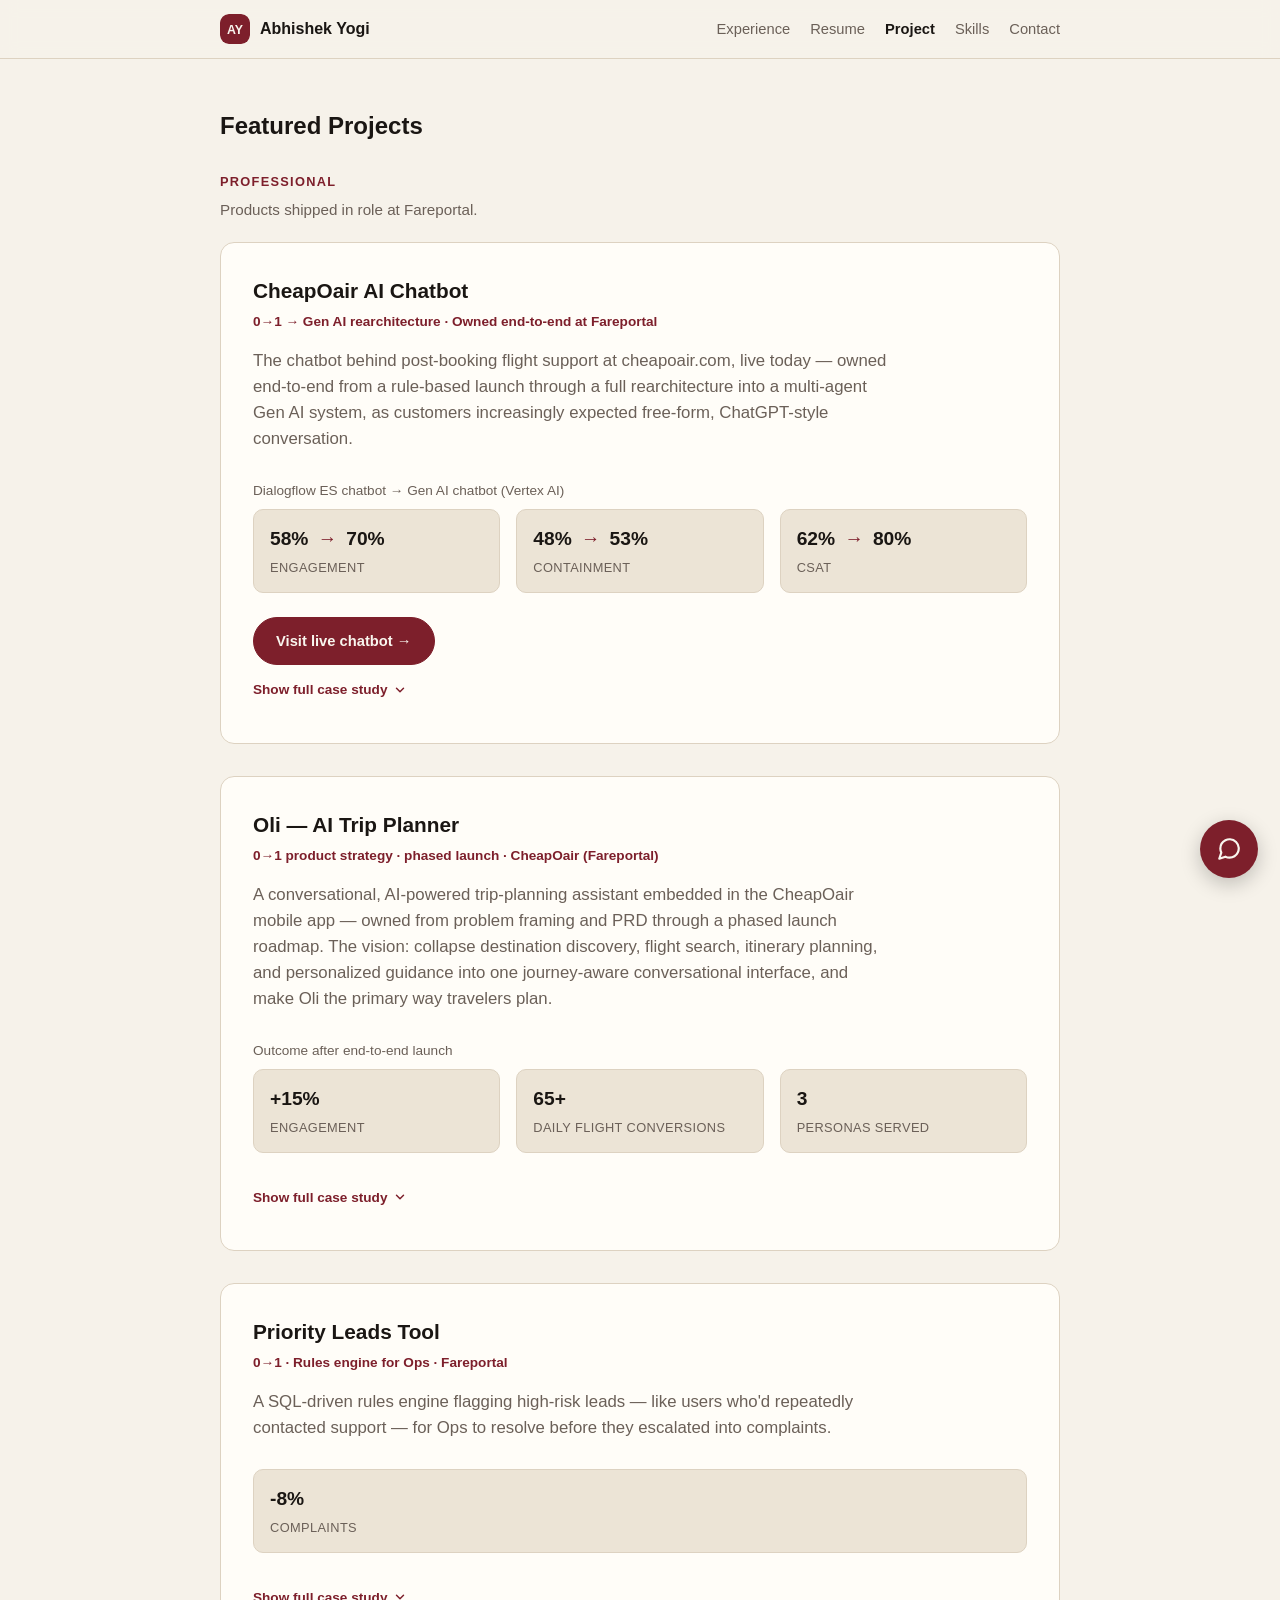
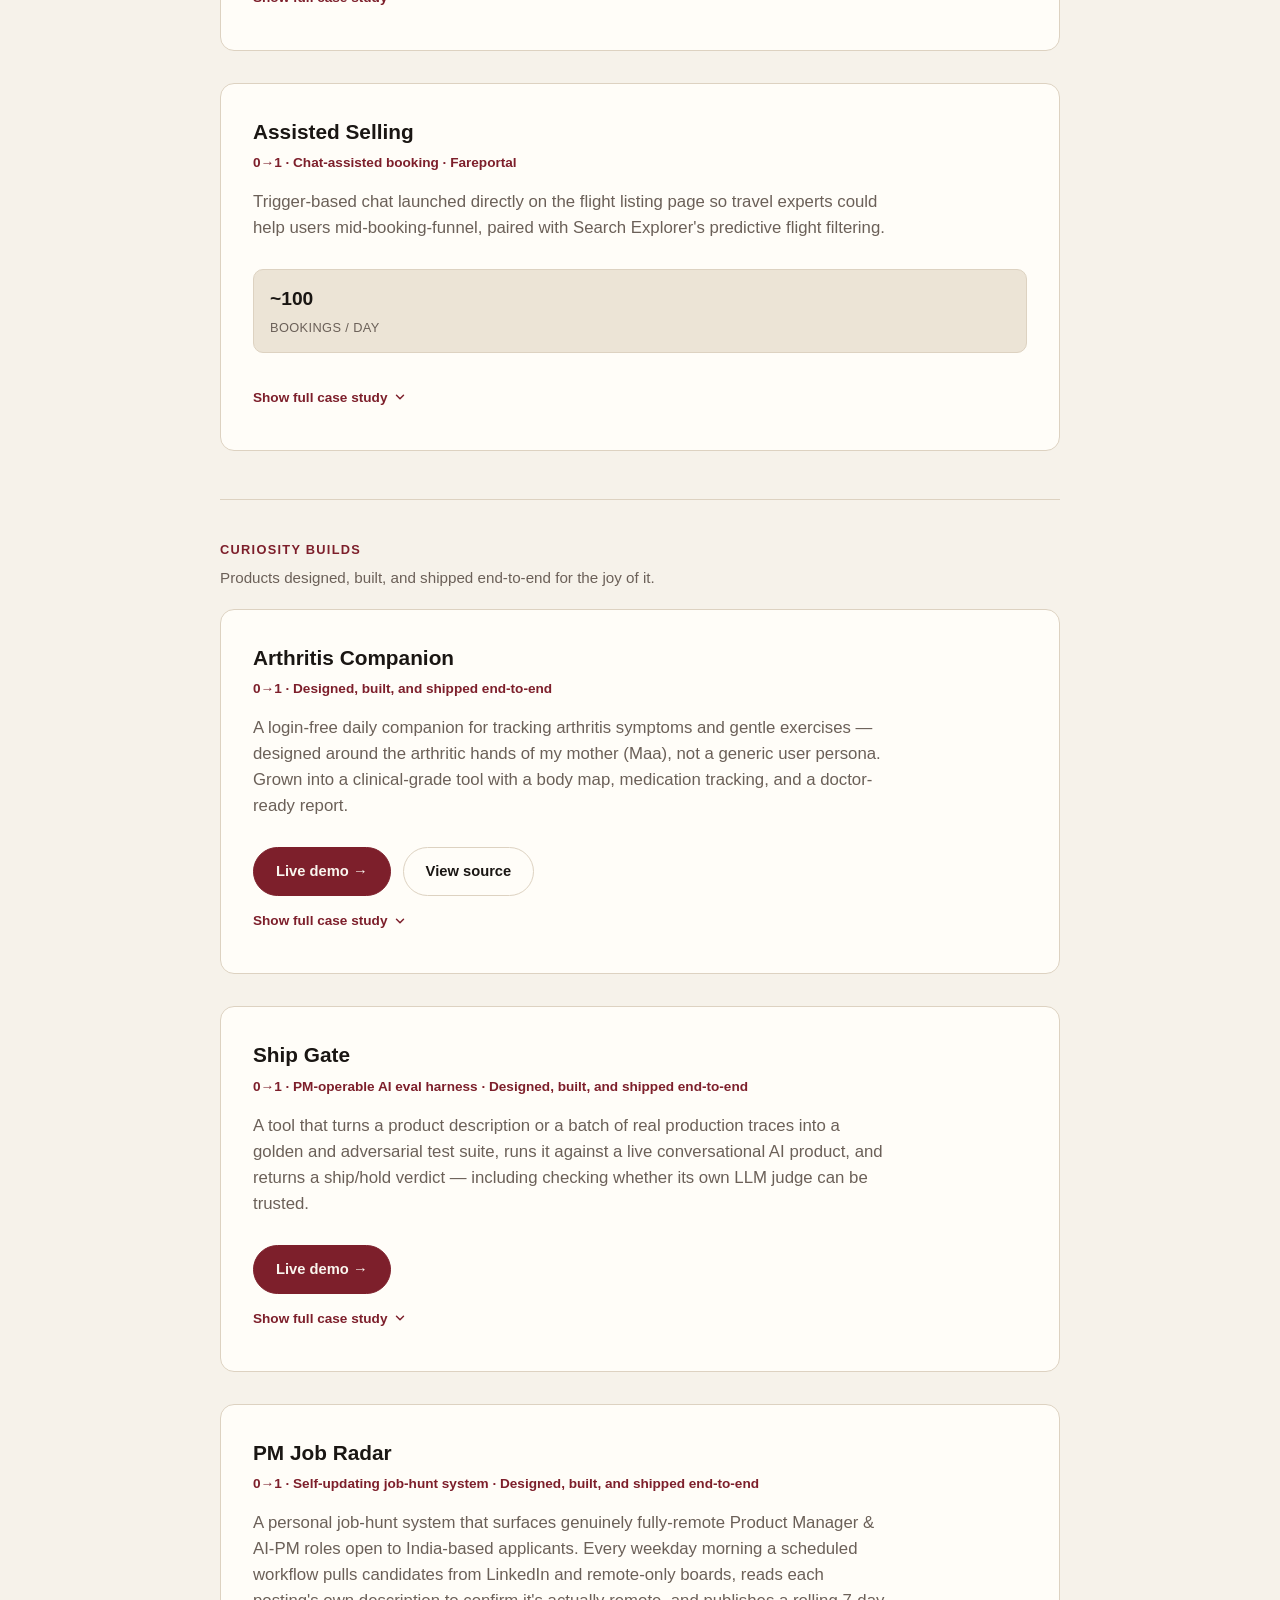
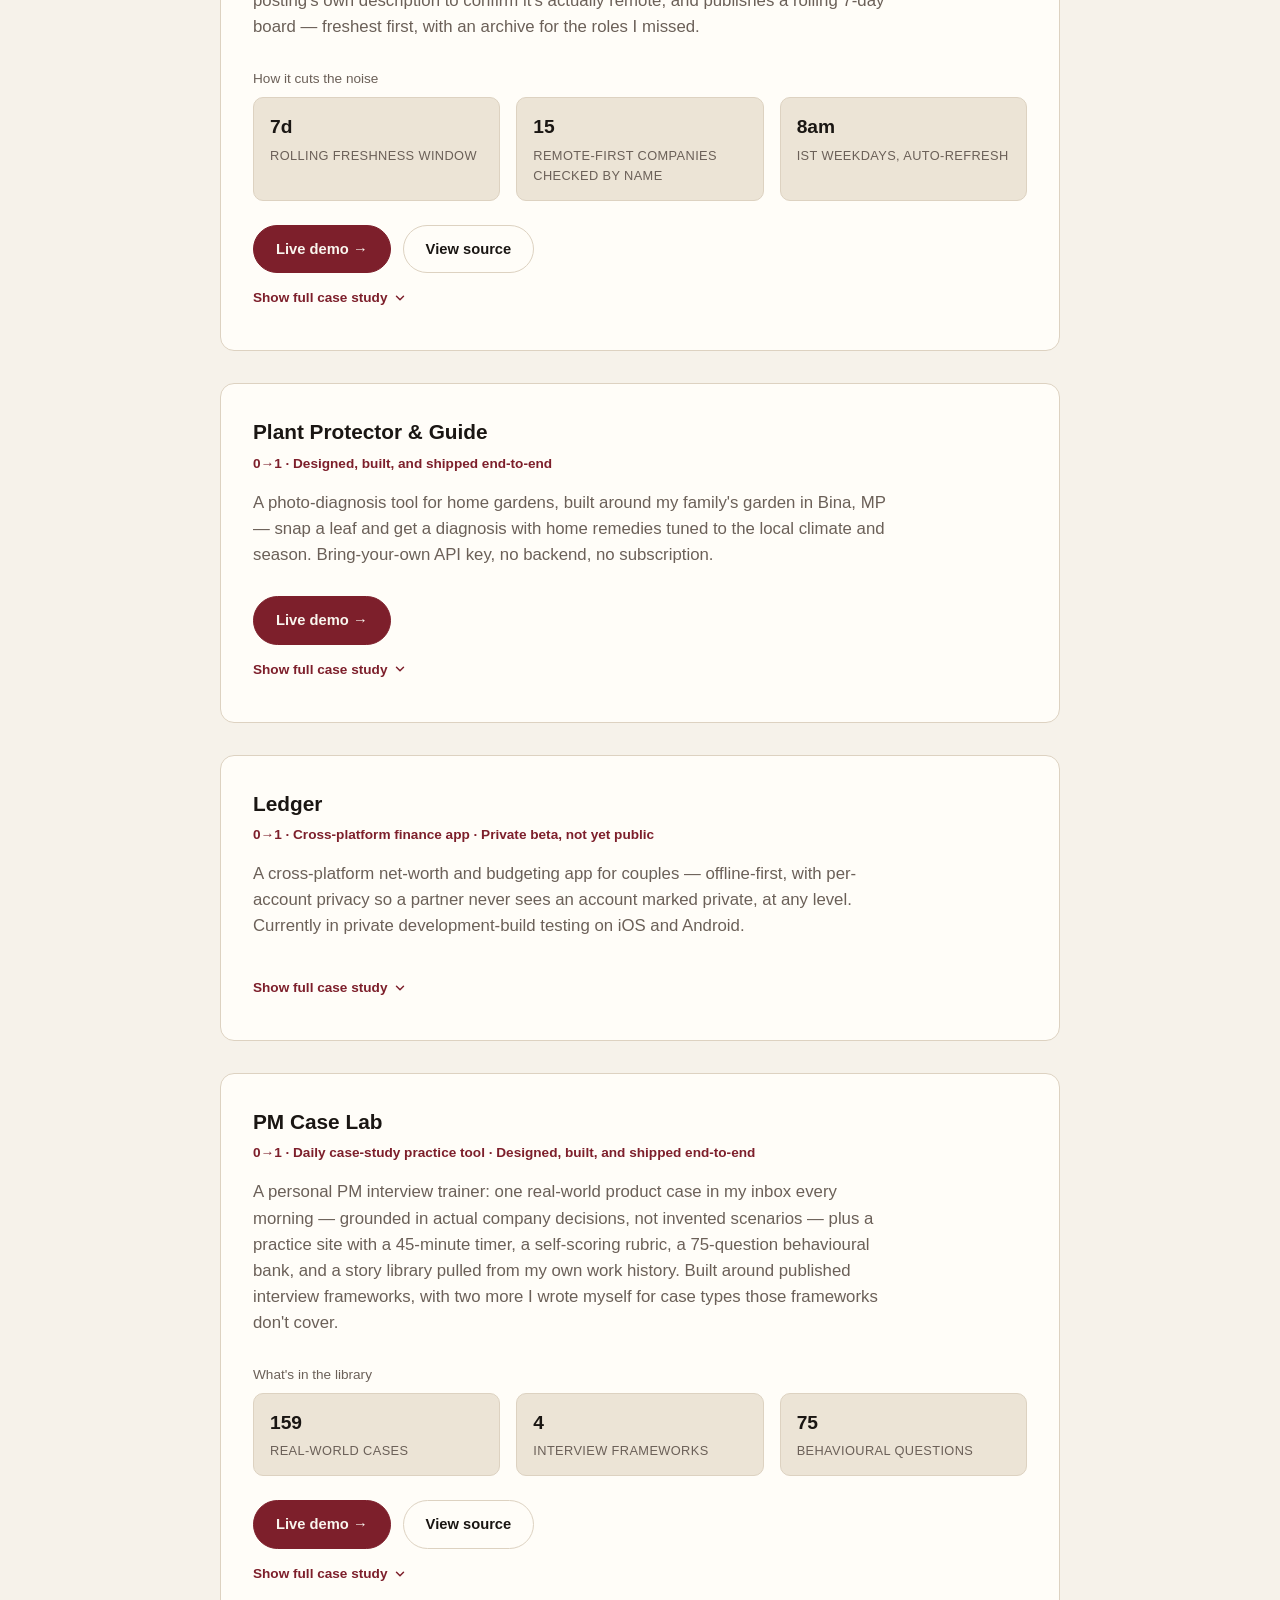
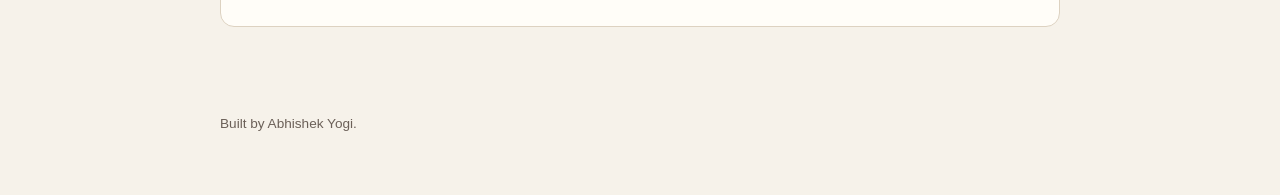
<file: project.html>
<!DOCTYPE html>
<html lang="en">
<head>
<meta charset="UTF-8">
<meta name="viewport" content="width=device-width, initial-scale=1.0">
<title>Projects — Abhishek Yogi</title>
<meta name="description" content="Featured projects by Abhishek Yogi — AI chatbots, an AI trip planner, rules-engine tools, and independent builds.">
<link rel="icon" href="data:,">
<link rel="stylesheet" href="style.css">
</head>
<body>

<header class="nav">
  <div class="nav-inner">
    <a href="index.html" class="brand">
      <svg class="logo-mark" width="30" height="30" viewBox="0 0 34 34" xmlns="http://www.w3.org/2000/svg" aria-hidden="true">
        <rect width="34" height="34" rx="9" fill="var(--accent)"/>
        <text x="17" y="23" text-anchor="middle" font-family="-apple-system, BlinkMacSystemFont, 'Segoe UI', sans-serif" font-size="14" font-weight="800" fill="var(--accent-fg)">AY</text>
      </svg>
      <span>Abhishek Yogi</span>
    </a>
    <nav class="nav-links">
      <a href="experience.html">Experience</a>
      <a href="resume.html">Resume</a>
      <a href="project.html" class="active">Project</a>
      <a href="skills.html">Skills</a>
      <a href="contact.html">Contact</a>
    </nav>
  </div>
</header>

<main>
  <section class="section project">
    <h2>Featured Projects</h2>

    <div class="project-group">
      <h3 class="project-group-label">Professional</h3>
      <p class="project-group-note">Products shipped in role at Fareportal.</p>
    </div>

    <article class="case-study" id="cheapoair" data-accent-light="#7d1f2b" data-accent-dark="#d97682" data-v2-meta="Fareportal · Gen AI rearchitecture">
      <div class="case-head">
        <h3>CheapOair AI Chatbot</h3>
        <p class="case-tag">0→1 → Gen AI rearchitecture · Owned end-to-end at Fareportal</p>
      </div>

      <p class="case-lede">
        The chatbot behind post-booking flight support at cheapoair.com, live today — owned end-to-end from a
        rule-based launch through a full rearchitecture into a multi-agent Gen AI system, as customers
        increasingly expected free-form, ChatGPT-style conversation.
      </p>

      <p class="case-metrics-caption">Dialogflow ES chatbot → Gen AI chatbot (Vertex AI)</p>
      <div class="case-metrics">
        <div class="metric"><span class="metric-value">58% <span class="arrow">→</span> 70%</span><span class="metric-label">Engagement</span></div>
        <div class="metric"><span class="metric-value">48% <span class="arrow">→</span> 53%</span><span class="metric-label">Containment</span></div>
        <div class="metric"><span class="metric-value">62% <span class="arrow">→</span> 80%</span><span class="metric-label">CSAT</span></div>
      </div>

      <div class="case-links">
        <a class="btn btn-primary" href="https://www.cheapoair.com/chatbot" target="_blank" rel="noopener">Visit live chatbot →</a>
      </div>

      <details class="case-details">
        <summary class="case-toggle">
          <span class="case-toggle-closed">Show full case study</span>
          <span class="case-toggle-open">Hide details</span>
          <svg class="case-toggle-icon" viewBox="0 0 24 24" width="14" height="14" fill="none" stroke="currentColor" stroke-width="2.5" stroke-linecap="round" stroke-linejoin="round" aria-hidden="true"><polyline points="6 9 12 15 18 9"/></svg>
        </summary>
        <div class="case-details-body">
          <div class="case-grid">
            <div>
              <h4>Problem</h4>
              <p>Call and email were the only support channels — expensive for the ~60% of bookings that are international, too slow for time-sensitive issues.</p>
            </div>
            <div>
              <h4>Approach</h4>
              <p>Launched on Dialogflow ES, then rearchitected onto Vertex AI as a multi-agent system (orchestrator + specialist agents) as users expected free-form, ChatGPT-style conversation.</p>
            </div>
            <div>
              <h4>Evaluation &amp; rollout</h4>
              <p>Offline (golden/adversarial/regression) and online (LLM-as-judge) evals, cleared with Legal, InfoSec, and an AI committee before a staged 5% traffic rollout.</p>
            </div>
            <div>
              <h4>Ask the chatbot for more</h4>
              <p>Architecture details, functionality shipped, and the full Dialogflow → Gen AI migration story are one question away — try the chat icon.</p>
            </div>
          </div>

          <p class="case-challenge"><strong>Biggest challenge:</strong> developing prompt engineering mastery — the discipline the entire multi-agent system's reliability hinged on.</p>

          <div class="case-stack">
            <span>Dialogflow ES</span><span>Dialogflow CX</span><span>Vertex AI</span><span>Multi-Agent Orchestration</span><span>LLM Evals</span><span>Prompt Engineering</span>
          </div>
        </div>
      </details>
    </article>

    <article class="case-study" id="oli" data-accent-light="#1f6d6a" data-accent-dark="#7ad9d0" data-v2-meta="Fareportal · +15% engagement">
      <div class="case-head">
        <h3>Oli — AI Trip Planner</h3>
        <p class="case-tag">0→1 product strategy · phased launch · CheapOair (Fareportal)</p>
      </div>

      <p class="case-lede">
        A conversational, AI-powered trip-planning assistant embedded in the CheapOair mobile app — owned from
        problem framing and PRD through a phased launch roadmap. The vision: collapse destination discovery,
        flight search, itinerary planning, and personalized guidance into one journey-aware conversational
        interface, and make Oli the primary way travelers plan.
      </p>

      <p class="case-metrics-caption">Outcome after end-to-end launch</p>
      <div class="case-metrics">
        <div class="metric"><span class="metric-value">+15%</span><span class="metric-label">Engagement</span></div>
        <div class="metric"><span class="metric-value">65+</span><span class="metric-label">Daily flight conversions</span></div>
        <div class="metric"><span class="metric-value">3</span><span class="metric-label">Personas served</span></div>
      </div>

      <details class="case-details">
        <summary class="case-toggle">
          <span class="case-toggle-closed">Show full case study</span>
          <span class="case-toggle-open">Hide details</span>
          <svg class="case-toggle-icon" viewBox="0 0 24 24" width="14" height="14" fill="none" stroke="currentColor" stroke-width="2.5" stroke-linecap="round" stroke-linejoin="round" aria-hidden="true"><polyline points="6 9 12 15 18 9"/></svg>
        </summary>
        <div class="case-details-body">
          <div class="case-phase">
            <h4>The bet, written down first</h4>
            <ul>
              <li><strong>Problem</strong> — Travelers could only express intent through filters, and the product only worked for users who already knew their destination; there was no support for the "I don't know where to go yet" stage. Mid-funnel, the only way to get a question answered was to leave the flow and contact a human agent — killing momentum right before conversion.</li>
              <li><strong>Bet</strong> — If we replace filter-based search and forced human handoff with a conversational assistant that answers free-form destination and booking questions in context, users will explore more and convert at a higher rate than users who never engage with it — observable within each rollout stage.</li>
              <li><strong>Success criteria</strong> — CTR into Oli from its entry points; active engagement rather than open-and-abandon; positive ratings on suggested destinations and itineraries; ≥80% CSAT on per-message feedback; users acting on suggested flights; ≥20% conversion among users who engaged mid-flight-funnel, and ≥2% across everyone who interacted.</li>
              <li><strong>Evaluation</strong> — A gated rollout where two checks had to hold together at every stage: transcript audits confirming Oli was genuinely useful (not merely being clicked), and A/B metrics showing no cannibalization of app-wide CR and bookings. Either one failing was the kill signal; both holding was the signal to scale.</li>
            </ul>
          </div>

          <div class="case-phase">
            <h4>Who it's for — three planning mindsets</h4>
            <div class="case-grid case-grid-3">
              <div>
                <h4>Explorer</h4>
                <p>"I don't know where to go." Wants inspiration, destination recommendations, and budget-driven ideas.</p>
              </div>
              <div>
                <h4>Planner</h4>
                <p>"I know where I want to go." Wants itinerary creation, recommendations, and comparison options.</p>
              </div>
              <div>
                <h4>Shopper</h4>
                <p>"I want the best flight." Wants flight discovery plus alternate-airport and alternate-date suggestions.</p>
              </div>
            </div>
          </div>

          <div class="case-grid case-grid-3">
            <div>
              <h4>Approach</h4>
              <p>One conversational assistant personalized via geolocation, behavioral signals, and conversation memory — backed by competitive research across Trip.com and Mindtrip, and a month of UX iteration.</p>
            </div>
            <div>
              <h4>Execution</h4>
              <p>Coordinated 3 engineering pods (Chatbot, RPA, App) via daily syncs, grooming requirements and closing gaps as they surfaced.</p>
            </div>
            <div>
              <h4>Ask the chatbot for more</h4>
              <p>Feature-by-feature capabilities, the phased roadmap, and the full rollout story are one question away — try the chat icon.</p>
            </div>
          </div>

          <p class="case-challenge"><strong>North star:</strong> a personalized AI assistant that retains context, understands intent, and proactively guides every traveler throughout their journey — from first spark of inspiration to a booked trip.</p>

          <div class="case-stack">
            <span>Product Strategy</span><span>PRD</span><span>Conversational AI</span><span>Personalization</span><span>Roadmapping</span><span>Vertex AI</span><span>Competitive Analysis</span><span>Cross-functional Execution</span>
          </div>
        </div>
      </details>
    </article>

    <article class="case-study" data-accent-light="#8a5a1f" data-accent-dark="#e0ab6c" data-v2-meta="Fareportal · −8% complaints">
      <div class="case-head">
        <h3>Priority Leads Tool</h3>
        <p class="case-tag">0→1 · Rules engine for Ops · Fareportal</p>
      </div>

      <p class="case-lede">
        A SQL-driven rules engine flagging high-risk leads — like users who'd repeatedly contacted support —
        for Ops to resolve before they escalated into complaints.
      </p>

      <div class="case-metrics">
        <div class="metric"><span class="metric-value">-8%</span><span class="metric-label">Complaints</span></div>
      </div>

      <details class="case-details">
        <summary class="case-toggle">
          <span class="case-toggle-closed">Show full case study</span>
          <span class="case-toggle-open">Hide details</span>
          <svg class="case-toggle-icon" viewBox="0 0 24 24" width="14" height="14" fill="none" stroke="currentColor" stroke-width="2.5" stroke-linecap="round" stroke-linejoin="round" aria-hidden="true"><polyline points="6 9 12 15 18 9"/></svg>
        </summary>
        <div class="case-details-body">
          <div class="case-grid">
            <div>
              <h4>Problem</h4>
              <p>Support complaints were reactive — by the time a lead surfaced as a complaint, the pattern that predicted it had already repeated multiple times.</p>
            </div>
            <div>
              <h4>Approach</h4>
              <p>Codified rules with Ops leaders from real support patterns (e.g. 3+ contacts across call/email/chat) as SQL queries controlling lead generation in the CRM, each with its own SLA tracked via dashboards.</p>
            </div>
            <div>
              <h4>Outcome</h4>
              <p>Complaints down 8%. The system still runs today, fully automated, with no ongoing manual intervention.</p>
            </div>
            <div>
              <h4>Ask the chatbot for more</h4>
              <p>Rule design, SLA tracking, and how it plugged into the CRM are one question away — try the chat icon.</p>
            </div>
          </div>

          <div class="case-stack">
            <span>SQL Rules Engine</span><span>CRM Integration</span><span>Ops Partnership</span><span>Dashboarding</span>
          </div>
        </div>
      </details>
    </article>

    <article class="case-study" data-accent-light="#2f3f8a" data-accent-dark="#8f9fe0" data-v2-meta="Fareportal · +40% conversion">
      <div class="case-head">
        <h3>Assisted Selling</h3>
        <p class="case-tag">0→1 · Chat-assisted booking · Fareportal</p>
      </div>

      <p class="case-lede">
        Trigger-based chat launched directly on the flight listing page so travel experts could help users
        mid-booking-funnel, paired with Search Explorer's predictive flight filtering.
      </p>

      <div class="case-metrics">
        <div class="metric"><span class="metric-value">~100</span><span class="metric-label">Bookings / day</span></div>
      </div>

      <details class="case-details">
        <summary class="case-toggle">
          <span class="case-toggle-closed">Show full case study</span>
          <span class="case-toggle-open">Hide details</span>
          <svg class="case-toggle-icon" viewBox="0 0 24 24" width="14" height="14" fill="none" stroke="currentColor" stroke-width="2.5" stroke-linecap="round" stroke-linejoin="round" aria-hidden="true"><polyline points="6 9 12 15 18 9"/></svg>
        </summary>
        <div class="case-details-body">
          <div class="case-grid">
            <div>
              <h4>Problem</h4>
              <p>High-intent users were dropping off mid-funnel — idle on the listing page, comparing flights, or hitting no-results — with no way for an agent to step in before they left.</p>
            </div>
            <div>
              <h4>Approach</h4>
              <p>Identified and tested triggers (low conversion, idle customers, senior travelers, multi-city trips, sold-out cases), built rule-based routing to top-performing agents, and integrated with the agent booking engine so a single click carried the customer's exact search over.</p>
            </div>
            <div>
              <h4>Search Explorer</h4>
              <p>A companion feature using predictive filtering and value-focused tiles (e.g. "faster by 3hrs for $20 more") to guide users to better flights. Its users converted about 40% better, but agents got 5× fewer chats and net bookings fell — so I shut it down and restored the previous flow.</p>
            </div>
            <div>
              <h4>Ask the chatbot for more</h4>
              <p>Trigger logic, the UX experiments on the chat icon, and the A/B validation are one question away — try the chat icon.</p>
            </div>
          </div>

          <div class="case-stack">
            <span>Trigger-Based Routing</span><span>Agent Booking Engine</span><span>Predictive Filtering</span><span>A/B Testing</span>
          </div>
        </div>
      </details>
    </article>

    <div class="project-group project-group--divider">
      <h3 class="project-group-label">Curiosity Builds</h3>
      <p class="project-group-note">Products designed, built, and shipped end-to-end for the joy of it.</p>
    </div>

    <article class="case-study" data-accent-light="#6a1f6f" data-accent-dark="#d97ad6" data-v2-meta="Personal · Built for Maa">
      <div class="case-head">
        <h3>Arthritis Companion</h3>
        <p class="case-tag">0→1 · Designed, built, and shipped end-to-end</p>
      </div>

      <p class="case-lede">
        A login-free daily companion for tracking arthritis symptoms and gentle exercises — designed around
        the arthritic hands of my mother (Maa), not a generic user persona. Grown into a clinical-grade tool with
        a body map, medication tracking, and a doctor-ready report.
      </p>

      <div class="case-links">
        <a class="btn btn-primary" href="https://abhishekyogi24-hue.github.io/og-pm/" target="_blank" rel="noopener">Live demo →</a>
        <a class="btn" href="https://github.com/abhishekyogi24-hue/og-pm" target="_blank" rel="noopener">View source</a>
      </div>

      <details class="case-details">
        <summary class="case-toggle">
          <span class="case-toggle-closed">Show full case study</span>
          <span class="case-toggle-open">Hide details</span>
          <svg class="case-toggle-icon" viewBox="0 0 24 24" width="14" height="14" fill="none" stroke="currentColor" stroke-width="2.5" stroke-linecap="round" stroke-linejoin="round" aria-hidden="true"><polyline points="6 9 12 15 18 9"/></svg>
        </summary>
        <div class="case-details-body">
          <div class="case-grid">
            <div>
              <h4>Problem</h4>
              <p>Existing symptom trackers assume fine motor control: sliders, drag gestures, small tap targets,
              multi-step forms. For someone managing arthritis, the tool meant to help was itself hard to use.</p>
            </div>
            <div>
              <h4>Design constraints</h4>
              <p>Large tap targets, no sliders or drag gestures, voice-friendly notes, and a fixed bottom "Done"
              button reachable one-handed. No login, no account — every extra step is a barrier.</p>
            </div>
            <div>
              <h4>Approach</h4>
              <p>Local-first architecture: all data stored on-device via IndexedDB, no backend, exportable backups.
              An interactive body map for logging and visualizing symptoms, replacing flat checkbox lists.</p>
            </div>
            <div>
              <h4>Outcome</h4>
              <p>A daily companion that's grown into a clinical-grade tool — tracking medications, screening for
              patterns worth a doctor's attention, and generating a doctor-ready visit summary.</p>
            </div>
          </div>

          <div class="case-phase">
            <h4>How I built it — vibe-coded, PM-led</h4>
            <p>
              No engineering team — I shipped this solo by vibe-coding with AI. My job was the product: framing the
              problem, setting the design constraints, making the calls on scope and UX, and reviewing every screen
              against my mother — the one person it was built for. AI coding tools turned those decisions into working, shipped code, and I iterated
              in tight loops — prototype, test on-device, refine — until it was something someone actually opens
              daily. The hard part wasn't the syntax; it was the product judgment about what to build and what to cut.
            </p>
          </div>

          <div class="case-grid">
            <div>
              <h4>Body map</h4>
              <p>An interactive front-view silhouette (18 joints) for logging symptoms and visualizing which joints flare up most, sized for accessible, one-handed tapping.</p>
            </div>
            <div>
              <h4>Inflammatory signal screening</h4>
              <p>A conservative, non-diagnostic pattern check — recurring long morning stiffness with symmetric small-joint pain — that nudges a doctor visit without over-alerting on sparse data.</p>
            </div>
            <div>
              <h4>Medications &amp; adherence</h4>
              <p>Full medication tracking with dosage, time slots, and daily dose logging, rolling up into an adherence rate.</p>
            </div>
            <div>
              <h4>Doctor report</h4>
              <p>A printable 30-day summary — pain and stiffness trends, top affected joints, adherence, and any flagged patterns — built to bring to a visit.</p>
            </div>
          </div>

          <p class="case-metrics-caption">Skills this build demonstrates</p>
          <div class="case-stack">
            <span>Product Judgment</span><span>Vibe Coding</span><span>AI-Assisted Dev (Claude Code / Cursor)</span><span>Rapid Prototyping</span><span>0→1 Shipping</span><span>UX for Accessibility</span><span>Local-First PWA</span><span>Health Data Design</span>
          </div>
        </div>
      </details>
    </article>

    <article class="case-study" id="ship-gate" data-accent-light="#1f7d3f" data-accent-dark="#7ad99a" data-v2-meta="Personal · AI eval harness">
      <div class="case-head">
        <h3>Ship Gate</h3>
        <p class="case-tag">0→1 · PM-operable AI eval harness · Designed, built, and shipped end-to-end</p>
      </div>

      <p class="case-lede">
        A tool that turns a product description or a batch of real production traces into a golden and
        adversarial test suite, runs it against a live conversational AI product, and returns a ship/hold
        verdict — including checking whether its own LLM judge can be trusted.
      </p>

      <div class="case-links">
        <a class="btn btn-primary" href="https://ship-gate-abhishek.netlify.app" target="_blank" rel="noopener">Live demo →</a>
      </div>

      <details class="case-details">
        <summary class="case-toggle">
          <span class="case-toggle-closed">Show full case study</span>
          <span class="case-toggle-open">Hide details</span>
          <svg class="case-toggle-icon" viewBox="0 0 24 24" width="14" height="14" fill="none" stroke="currentColor" stroke-width="2.5" stroke-linecap="round" stroke-linejoin="round" aria-hidden="true"><polyline points="6 9 12 15 18 9"/></svg>
        </summary>
        <div class="case-details-body">
          <div class="case-grid">
            <div>
              <h4>Problem</h4>
              <p>PMs shipping conversational AI usually eyeball a handful of replies and ship on vibes. Writing a
              real test suite means knowing which failure classes to look for; running it means waiting on an
              eng-built eval pipeline — so the check that matters most gets skipped.</p>
            </div>
            <div>
              <h4>Approach</h4>
              <p>Two paths into a suite: from real traces (read them, note what went wrong, cluster into failure
              modes, generate tests that target them) or from a written brief pre-launch. Tests run against any
              chatbot via a live endpoint, or a manual paste-the-reply mode for the hosted bots that block CORS.</p>
            </div>
            <div>
              <h4>Scoring</h4>
              <p>Deterministic assertions run first and are free; an LLM judge handles the fuzzy rubric only on
              what assertions can't decide. A judge-alignment panel then measures the judge's own hit rate and
              false-alarm rate against your own labels — reported separately, never averaged into one accuracy
              figure that would hide a judge that misses real failures.</p>
            </div>
            <div>
              <h4>Ask the chatbot for more</h4>
              <p>The prompt-injection defenses, the CORS constraint that forced two connection modes, and the
              judge-validation math are one question away — try the chat icon.</p>
            </div>
          </div>

          <div class="case-phase">
            <h4>How I built it — vibe-coded, PM-led</h4>
            <p>
              Built solo in Claude Code, iterating the way the tool itself argues PMs should work: no PRD, a
              one-page bet written down first, then shipped and tested against real usage. Every version was
              QA'd end-to-end in a live browser before I trusted it — including catching a data-loss bug where a
              reload silently wiped hand-reviewed traces, and a disabled button that looked identical to an
              enabled one. The judgment calls were mine: what counts as a fair adversarial test, when a judge
              should be trusted, and when a "no API key" path is worth building versus a quality compromise not
              worth shipping.
            </p>
          </div>

          <p class="case-metrics-caption">Skills this build demonstrates</p>
          <div class="case-stack">
            <span>PM-Operable Evals</span><span>Error Analysis (Open/Axial Coding)</span><span>LLM-as-Judge</span><span>Judge Calibration (TPR/TNR)</span><span>Prompt Injection Defense</span><span>Vibe Coding (Claude Code)</span><span>React / TypeScript</span><span>Client-Side Architecture</span>
          </div>
        </div>
      </details>
    </article>

    <article class="case-study" data-accent-light="#0e7490" data-accent-dark="#5fd0e6" data-v2-meta="Personal · Self-updating job radar">
      <div class="case-head">
        <h3>PM Job Radar</h3>
        <p class="case-tag">0→1 · Self-updating job-hunt system · Designed, built, and shipped end-to-end</p>
      </div>

      <p class="case-lede">
        A personal job-hunt system that surfaces genuinely fully-remote Product Manager &amp; AI-PM roles open to
        India-based applicants. Every weekday morning a scheduled workflow pulls candidates from LinkedIn and
        remote-only boards, reads each posting's own description to confirm it's actually remote, and publishes a
        rolling 7-day board — freshest first, with an archive for the roles I missed.
      </p>

      <p class="case-metrics-caption">How it cuts the noise</p>
      <div class="case-metrics">
        <div class="metric"><span class="metric-value">7d</span><span class="metric-label">Rolling freshness window</span></div>
        <div class="metric"><span class="metric-value">15</span><span class="metric-label">Remote-first companies checked by name</span></div>
        <div class="metric"><span class="metric-value">8am</span><span class="metric-label">IST weekdays, auto-refresh</span></div>
      </div>

      <div class="case-links">
        <a class="btn btn-primary" href="https://abhishekyogi.in/job-radar/" target="_blank" rel="noopener">Live demo →</a>
        <a class="btn" href="https://github.com/abhishekyogi24-hue/abhishekyogi24-hue.github.io/tree/main/job-radar" target="_blank" rel="noopener">View source</a>
      </div>

      <details class="case-details">
        <summary class="case-toggle">
          <span class="case-toggle-closed">Show full case study</span>
          <span class="case-toggle-open">Hide details</span>
          <svg class="case-toggle-icon" viewBox="0 0 24 24" width="14" height="14" fill="none" stroke="currentColor" stroke-width="2.5" stroke-linecap="round" stroke-linejoin="round" aria-hidden="true"><polyline points="6 9 12 15 18 9"/></svg>
        </summary>
        <div class="case-details-body">
          <div class="case-grid">
            <div>
              <h4>Problem</h4>
              <p>Job hunting means re-running the same searches across a dozen sites every day — and most "remote"
              listings are secretly on-site or already swamped with applicants by the time you find them.</p>
            </div>
            <div>
              <h4>Approach</h4>
              <p>One daily automation instead of five browser tabs: search LinkedIn's guest API across keyword
              variants and 15 remote-first companies by name, pull We Work Remotely and RemoteOK, dedupe, and rank
              freshest-first — because a role posted an hour ago has far fewer applicants than one that's been up
              two weeks.</p>
            </div>
            <div>
              <h4>The catch I designed around</h4>
              <p>Job boards lie about "remote" — LinkedIn's own remote filter returned explicitly on-site roles, and
              its public pages have no workplace field at all. So the system reads each posting's full description,
              keeps only roles that explicitly say remote, and drops on-site or hybrid ones — even when the title
              contradicts its own location. The board is small on purpose: genuinely remote India PM roles are
              scarce, so it stays honest instead of padded.</p>
            </div>
            <div>
              <h4>Daily delivery &amp; triage</h4>
              <p>A scheduled GitHub Actions workflow refreshes the board every weekday around 8am IST and commits it
              back to the repo, so the live site updates itself. Every card can be marked Applied, Ignored or
              Deleted, and roles that age off the board without being applied to land in an Archive instead of
              vanishing.</p>
            </div>
          </div>

          <div class="case-phase">
            <h4>How I built it — vibe-coded, PM-led</h4>
            <p>
              Built solo with Claude Code. The engineering was the easy part; the product judgment was the work —
              deciding that freshness is the real edge, that an unverified link is worse than no link, and that an
              honest "couldn't confirm remote" beats a confident wrong answer. I drove the scraping tactics
              (paginate the guest API, distrust the "remote" filter, verify each posting), the ranking, and every
              trust rule, then iterated in tight loops against real live listings.
            </p>
          </div>

          <p class="case-challenge"><strong>Biggest challenge:</strong> trusting the data — designing the verification
          so a dead link or a mislabeled on-site role never reaches the final list.</p>

          <p class="case-metrics-caption">Skills this build demonstrates</p>
          <div class="case-stack">
            <span>Product Judgment</span><span>Automation (GitHub Actions)</span><span>Web Scraping</span><span>LinkedIn Guest API</span><span>Data Verification</span><span>Freshness Ranking</span><span>Vibe Coding (Claude Code)</span><span>Client-Side Dashboard</span>
          </div>
        </div>
      </details>
    </article>

    <article class="case-study" id="plant-protector" data-accent-light="#6b7a1f" data-accent-dark="#d4e07a" data-v2-meta="Personal · Built for Bina, MP">
      <div class="case-head">
        <h3>Plant Protector &amp; Guide</h3>
        <p class="case-tag">0→1 · Designed, built, and shipped end-to-end</p>
      </div>

      <p class="case-lede">
        A photo-diagnosis tool for home gardens, built around my family's garden in Bina, MP — snap a leaf and
        get a diagnosis with home remedies tuned to the local climate and season. Bring-your-own API key, no
        backend, no subscription.
      </p>

      <div class="case-links">
        <a class="btn btn-primary" href="plant-protector.html" target="_blank" rel="noopener">Live demo →</a>
      </div>

      <details class="case-details">
        <summary class="case-toggle">
          <span class="case-toggle-closed">Show full case study</span>
          <span class="case-toggle-open">Hide details</span>
          <svg class="case-toggle-icon" viewBox="0 0 24 24" width="14" height="14" fill="none" stroke="currentColor" stroke-width="2.5" stroke-linecap="round" stroke-linejoin="round" aria-hidden="true"><polyline points="6 9 12 15 18 9"/></svg>
        </summary>
        <div class="case-details-body">
          <div class="case-grid">
            <div>
              <h4>Problem</h4>
              <p>Farm-diagnosis tools target industrial agriculture, and generic plant-ID apps name a species but don't say what's wrong or what to do about it — and none of them know Bina's climate.</p>
            </div>
            <div>
              <h4>Approach</h4>
              <p>Photo diagnosis through Claude's vision API, a seasonal guide tuned to the local Sagar-district climate, and a plant journal that tracks each scan's health status over time.</p>
            </div>
            <div>
              <h4>Design constraints</h4>
              <p>No login, no subscription, no backend — the journal lives entirely on-device, and the visitor supplies their own Anthropic API key so the tool costs nothing to run.</p>
            </div>
            <div>
              <h4>Ask the chatbot for more</h4>
              <p>The diagnosis prompt design, the seasonal-guide data, and the BYOK flow are one question away — try the chat icon.</p>
            </div>
          </div>

          <div class="case-phase">
            <h4>How I built it — vibe-coded, PM-led</h4>
            <p>
              No engineering team — I shipped this solo by vibe-coding with AI, the same way I built the
              Arthritis Companion. My job was the product: choosing what "diagnosis" should actually return
              to someone standing in their garden, tuning the seasonal guide to a specific place instead of a
              generic climate zone, and deciding that bring-your-own-key was worth the extra setup step in
              exchange for a tool that costs nothing to keep running.
            </p>
          </div>

          <p class="case-metrics-caption">Skills this build demonstrates</p>
          <div class="case-stack">
            <span>Vision AI (Claude)</span><span>Prompt Engineering</span><span>Local-First Architecture</span><span>BYOK Design</span><span>Seasonal Personalization</span><span>Vibe Coding (Claude Code)</span>
          </div>
        </div>
      </details>
    </article>

    <article class="case-study" id="ledger" data-accent-light="#1e3a5f" data-accent-dark="#8ab4e8" data-v2-meta="Personal · Private beta">
      <div class="case-head">
        <h3>Ledger</h3>
        <p class="case-tag">0→1 · Cross-platform finance app · Private beta, not yet public</p>
      </div>

      <p class="case-lede">
        A cross-platform net-worth and budgeting app for couples — offline-first, with per-account privacy so
        a partner never sees an account marked private, at any level. Currently in private development-build
        testing on iOS and Android.
      </p>

      <details class="case-details">
        <summary class="case-toggle">
          <span class="case-toggle-closed">Show full case study</span>
          <span class="case-toggle-open">Hide details</span>
          <svg class="case-toggle-icon" viewBox="0 0 24 24" width="14" height="14" fill="none" stroke="currentColor" stroke-width="2.5" stroke-linecap="round" stroke-linejoin="round" aria-hidden="true"><polyline points="6 9 12 15 18 9"/></svg>
        </summary>
        <div class="case-details-body">
          <div class="case-grid">
            <div>
              <h4>Problem</h4>
              <p>Shared finances break most budgeting apps: either everything is visible to both partners, or nothing is shared and net worth becomes impossible to see honestly. Multi-currency accounts, market-linked mutual funds and equities, and offline usage add edges most personal finance apps don't handle well.</p>
            </div>
            <div>
              <h4>Approach</h4>
              <p>One shared ledger with per-account visibility (private / shared) enforced at the database level with row-level security, not just a UI toggle. Money is always stored as integer minor units, never floats, so nothing rounds wrong.</p>
            </div>
            <div>
              <h4>Data &amp; sync</h4>
              <p>Offline-first: every synced table carries a sync envelope (revision, device ID, soft-delete) so edits made on two phones without connectivity resolve correctly once they sync. Market data is pulled server-side on a schedule, never fetched from the client.</p>
            </div>
            <div>
              <h4>Ask the chatbot for more</h4>
              <p>The couple-mode privacy model, the offline sync design, and the money-handling rules are one question away — try the chat icon.</p>
            </div>
          </div>

          <div class="case-phase">
            <h4>How I built it — vibe-coded, PM-led</h4>
            <p>
              Built solo with Claude Code on an Expo/React Native + Supabase stack, chosen to get a real
              financial product's hard edges right before writing a single feature screen — the money model,
              the offline sync engine, and the privacy rules, tested against a two-device airplane-mode
              scenario before any UI existed. The judgment calls were mine: what "private" has to mean in a
              shared household ledger, which financial values are safe to cache versus must always be
              recomputed, and which vendor data is trustworthy enough to show a number next to.
            </p>
          </div>

          <p class="case-metrics-caption">Skills this build demonstrates</p>
          <div class="case-stack">
            <span>Offline-First Sync</span><span>Row-Level Security</span><span>React Native / Expo</span><span>Supabase</span><span>Financial Data Modeling</span><span>Multi-Currency</span><span>Vibe Coding (Claude Code)</span>
          </div>
        </div>
      </details>
    </article>

    <article class="case-study" id="case-lab" data-accent-light="#7c3aed" data-accent-dark="#a78bfa" data-v2-meta="Personal · Daily PM interview practice">
      <div class="case-head">
        <h3>PM Case Lab</h3>
        <p class="case-tag">0→1 · Daily case-study practice tool · Designed, built, and shipped end-to-end</p>
      </div>

      <p class="case-lede">
        A personal PM interview trainer: one real-world product case in my inbox every morning — grounded in
        actual company decisions, not invented scenarios — plus a practice site with a 45-minute timer, a
        self-scoring rubric, a 75-question behavioural bank, and a story library pulled from my own work
        history. Built around published interview frameworks, with two more I wrote myself for case types
        those frameworks don't cover.
      </p>

      <p class="case-metrics-caption">What's in the library</p>
      <div class="case-metrics">
        <div class="metric"><span class="metric-value">159</span><span class="metric-label">Real-world cases</span></div>
        <div class="metric"><span class="metric-value">4</span><span class="metric-label">Interview frameworks</span></div>
        <div class="metric"><span class="metric-value">75</span><span class="metric-label">Behavioural questions</span></div>
      </div>

      <div class="case-links">
        <a class="btn btn-primary" href="https://abhishekyogi.in/case-lab/" target="_blank" rel="noopener">Live demo →</a>
        <a class="btn" href="https://github.com/abhishekyogi24-hue/abhishekyogi24-hue.github.io/tree/main/case-lab" target="_blank" rel="noopener">View source</a>
      </div>

      <details class="case-details">
        <summary class="case-toggle">
          <span class="case-toggle-closed">Show full case study</span>
          <span class="case-toggle-open">Hide details</span>
          <svg class="case-toggle-icon" viewBox="0 0 24 24" width="14" height="14" fill="none" stroke="currentColor" stroke-width="2.5" stroke-linecap="round" stroke-linejoin="round" aria-hidden="true"><polyline points="6 9 12 15 18 9"/></svg>
        </summary>
        <div class="case-details-body">
          <div class="case-grid">
            <div>
              <h4>Problem</h4>
              <p>Most interview prep is either a book of generic prompts with no rubric, or a paid mock-interview service. I wanted daily reps against real company decisions, scored against the same dimensions an actual interviewer uses — and a way to turn my own work history into behavioural-interview stories instead of improvising them cold.</p>
            </div>
            <div>
              <h4>The frameworks</h4>
              <p>Product Sense and Analytical Thinking come from Lenny's Newsletter's published interview guides. Root-cause analysis and AI-product cases have no equivalent published framework, so I wrote both myself — a 7-step RCA structure and a 7-stage AI-product structure whose signature move is that "don't build this as AI" is a valid, scored answer, not a cop-out.</p>
            </div>
            <div>
              <h4>Zero infrastructure, by design</h4>
              <p>No server, no API key, no LLM at runtime. The library is static JSON; "today's case" is a pure function of the date, computed identically in the browser and in a small Google Apps Script — so the site and the daily email can never disagree about which case today is, and nothing can go down except GitHub Pages or Gmail.</p>
            </div>
            <div>
              <h4>Stories from my own history</h4>
              <p>My "Experience in Detail" doc — dense prose, not interview-shaped — got converted into 14 structured STAR stories, each anchored to a verbatim quote from the source so nothing got paraphrased into something I didn't actually do. A coverage map cross-references them against the 75 behavioural questions and flags the themes with no story yet as "stories to write," instead of leaving a silent gap.</p>
            </div>
          </div>

          <div class="case-phase">
            <h4>How I built it — vibe-coded, PM-led</h4>
            <p>
              Built solo with Claude Code, planned with Opus and implemented with Sonnet. The product judgment
              was deciding what a good case actually teaches — every case anchors to a real, publicly verifiable
              company decision, and any number that isn't public is explicitly tagged as an interviewer
              assumption rather than presented as fact, so studying the library never means memorizing an
              invented metric. I drove the framework design, the fact-verifiability rule, the day-selection
              architecture, and the site's status-tracking model, then iterated against the built library and a
              full local click-through before publishing.
            </p>
          </div>

          <p class="case-challenge"><strong>Biggest challenge:</strong> keeping 159 cases factually honest — every
          case had to separate what a company actually, verifiably did from what the exercise merely assumes for
          the sake of the drill.</p>

          <p class="case-metrics-caption">Skills this build demonstrates</p>
          <div class="case-stack">
            <span>Product Judgment</span><span>Interview Framework Design</span><span>Content Architecture</span><span>Google Apps Script</span><span>Client-Side State</span><span>Vibe Coding (Claude Code)</span><span>Opus-Plan / Sonnet-Build</span>
          </div>
        </div>
      </details>
    </article>
  </section>
</main>

<footer class="footer">
  <p>Built by Abhishek Yogi.</p>
</footer>

<!-- Chatbot widget -->
<div id="chat-widget">
  <div id="chat-frame-wrap" hidden>
    <iframe id="chat-frame" aria-label="Abhi AI chat assistant" loading="lazy" allow="microphone"></iframe>
  </div>
  <button id="chat-launcher" type="button" aria-label="Open chat" aria-expanded="false">
    <svg class="icon-open" viewBox="0 0 24 24" width="26" height="26" fill="none" stroke="currentColor" stroke-width="2" stroke-linecap="round" stroke-linejoin="round" aria-hidden="true">
      <path d="M21 11.5a8.38 8.38 0 0 1-.9 3.8 8.5 8.5 0 0 1-7.6 4.7 8.38 8.38 0 0 1-3.8-.9L3 21l1.9-5.7a8.38 8.38 0 0 1-.9-3.8 8.5 8.5 0 0 1 4.7-7.6 8.38 8.38 0 0 1 3.8-.9h.5a8.48 8.48 0 0 1 8 8v.5z"/>
    </svg>
    <svg class="icon-close" viewBox="0 0 24 24" width="26" height="26" fill="none" stroke="currentColor" stroke-width="2.2" stroke-linecap="round" stroke-linejoin="round" aria-hidden="true">
      <line x1="18" y1="6" x2="6" y2="18"/><line x1="6" y1="6" x2="18" y2="18"/>
    </svg>
  </button>
</div>

<script>
(function () {
  var launcher = document.getElementById('chat-launcher');
  var wrap = document.getElementById('chat-frame-wrap');
  var frame = document.getElementById('chat-frame');
  var widget = document.getElementById('chat-widget');
  var loaded = false;

  function open() {
    if (!loaded) { frame.src = 'chatbot.html'; loaded = true; }
    wrap.hidden = false;
    // allow display to apply before animating
    requestAnimationFrame(function () { widget.classList.add('open'); });
    launcher.setAttribute('aria-label', 'Close chat');
    launcher.setAttribute('aria-expanded', 'true');
  }
  function close() {
    widget.classList.remove('open');
    launcher.setAttribute('aria-label', 'Open chat');
    launcher.setAttribute('aria-expanded', 'false');
    setTimeout(function () { if (!widget.classList.contains('open')) wrap.hidden = true; }, 200);
  }
  launcher.addEventListener('click', function () {
    if (widget.classList.contains('open')) close(); else open();
  });
  document.addEventListener('keydown', function (e) {
    if (e.key === 'Escape' && widget.classList.contains('open')) close();
  });
})();
</script>

<script>
(function () {
  var cards = document.querySelectorAll('.case-study[data-accent-light]');
  var darkQuery = window.matchMedia('(prefers-color-scheme: dark)');
  function applyAccent(card) {
    var color = darkQuery.matches ? card.dataset.accentDark : card.dataset.accentLight;
    if (color) document.documentElement.style.setProperty('--accent', color);
  }
  cards.forEach(function (card) {
    card.addEventListener('click', function () { applyAccent(card); });
  });
})();
</script>

</body>
</html>
</file>
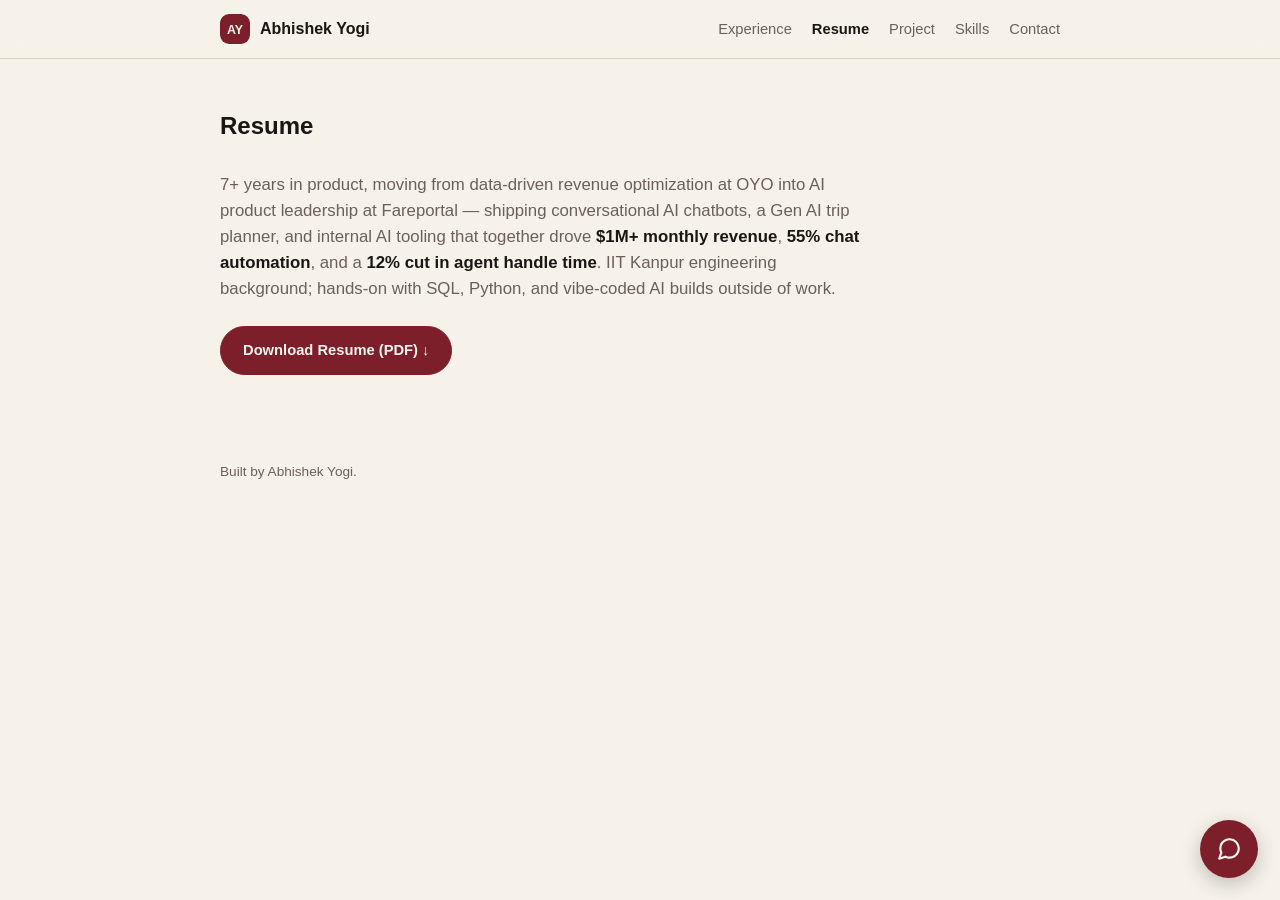
<file: resume.html>
<!DOCTYPE html>
<html lang="en">
<head>
<meta charset="UTF-8">
<meta name="viewport" content="width=device-width, initial-scale=1.0">
<title>Resume — Abhishek Yogi</title>
<meta name="description" content="Abhishek Yogi's resume — download the full PDF or read a quick summary.">
<link rel="icon" href="data:,">
<link rel="stylesheet" href="style.css">
</head>
<body>

<header class="nav">
  <div class="nav-inner">
    <a href="index.html" class="brand">
      <svg class="logo-mark" width="30" height="30" viewBox="0 0 34 34" xmlns="http://www.w3.org/2000/svg" aria-hidden="true">
        <rect width="34" height="34" rx="9" fill="var(--accent)"/>
        <text x="17" y="23" text-anchor="middle" font-family="-apple-system, BlinkMacSystemFont, 'Segoe UI', sans-serif" font-size="14" font-weight="800" fill="var(--accent-fg)">AY</text>
      </svg>
      <span>Abhishek Yogi</span>
    </a>
    <nav class="nav-links">
      <a href="experience.html">Experience</a>
      <a href="resume.html" class="active">Resume</a>
      <a href="project.html">Project</a>
      <a href="skills.html">Skills</a>
      <a href="contact.html">Contact</a>
    </nav>
  </div>
</header>

<main>
  <section class="section resume">
    <h2>Resume</h2>
    <p class="resume-summary">
      7+ years in product, moving from data-driven revenue optimization at OYO into AI product leadership at
      Fareportal — shipping conversational AI chatbots, a Gen AI trip planner, and internal AI tooling that
      together drove <strong>$1M+ monthly revenue</strong>, <strong>55% chat automation</strong>, and a
      <strong>12% cut in agent handle time</strong>. IIT Kanpur engineering background; hands-on with SQL,
      Python, and vibe-coded AI builds outside of work.
    </p>
    <div class="resume-links">
      <a class="btn btn-primary" href="Abhishek_Yogi_Resume.pdf" download>Download Resume (PDF) ↓</a>
    </div>
  </section>
</main>

<footer class="footer">
  <p>Built by Abhishek Yogi.</p>
</footer>

<!-- Chatbot widget -->
<div id="chat-widget">
  <div id="chat-frame-wrap" hidden>
    <iframe id="chat-frame" aria-label="Abhi AI chat assistant" loading="lazy" allow="microphone"></iframe>
  </div>
  <button id="chat-launcher" type="button" aria-label="Open chat" aria-expanded="false">
    <svg class="icon-open" viewBox="0 0 24 24" width="26" height="26" fill="none" stroke="currentColor" stroke-width="2" stroke-linecap="round" stroke-linejoin="round" aria-hidden="true">
      <path d="M21 11.5a8.38 8.38 0 0 1-.9 3.8 8.5 8.5 0 0 1-7.6 4.7 8.38 8.38 0 0 1-3.8-.9L3 21l1.9-5.7a8.38 8.38 0 0 1-.9-3.8 8.5 8.5 0 0 1 4.7-7.6 8.38 8.38 0 0 1 3.8-.9h.5a8.48 8.48 0 0 1 8 8v.5z"/>
    </svg>
    <svg class="icon-close" viewBox="0 0 24 24" width="26" height="26" fill="none" stroke="currentColor" stroke-width="2.2" stroke-linecap="round" stroke-linejoin="round" aria-hidden="true">
      <line x1="18" y1="6" x2="6" y2="18"/><line x1="6" y1="6" x2="18" y2="18"/>
    </svg>
  </button>
</div>

<script>
(function () {
  var launcher = document.getElementById('chat-launcher');
  var wrap = document.getElementById('chat-frame-wrap');
  var frame = document.getElementById('chat-frame');
  var widget = document.getElementById('chat-widget');
  var loaded = false;

  function open() {
    if (!loaded) { frame.src = 'chatbot.html'; loaded = true; }
    wrap.hidden = false;
    // allow display to apply before animating
    requestAnimationFrame(function () { widget.classList.add('open'); });
    launcher.setAttribute('aria-label', 'Close chat');
    launcher.setAttribute('aria-expanded', 'true');
  }
  function close() {
    widget.classList.remove('open');
    launcher.setAttribute('aria-label', 'Open chat');
    launcher.setAttribute('aria-expanded', 'false');
    setTimeout(function () { if (!widget.classList.contains('open')) wrap.hidden = true; }, 200);
  }
  launcher.addEventListener('click', function () {
    if (widget.classList.contains('open')) close(); else open();
  });
  document.addEventListener('keydown', function (e) {
    if (e.key === 'Escape' && widget.classList.contains('open')) close();
  });
})();
</script>

</body>
</html>
</file>
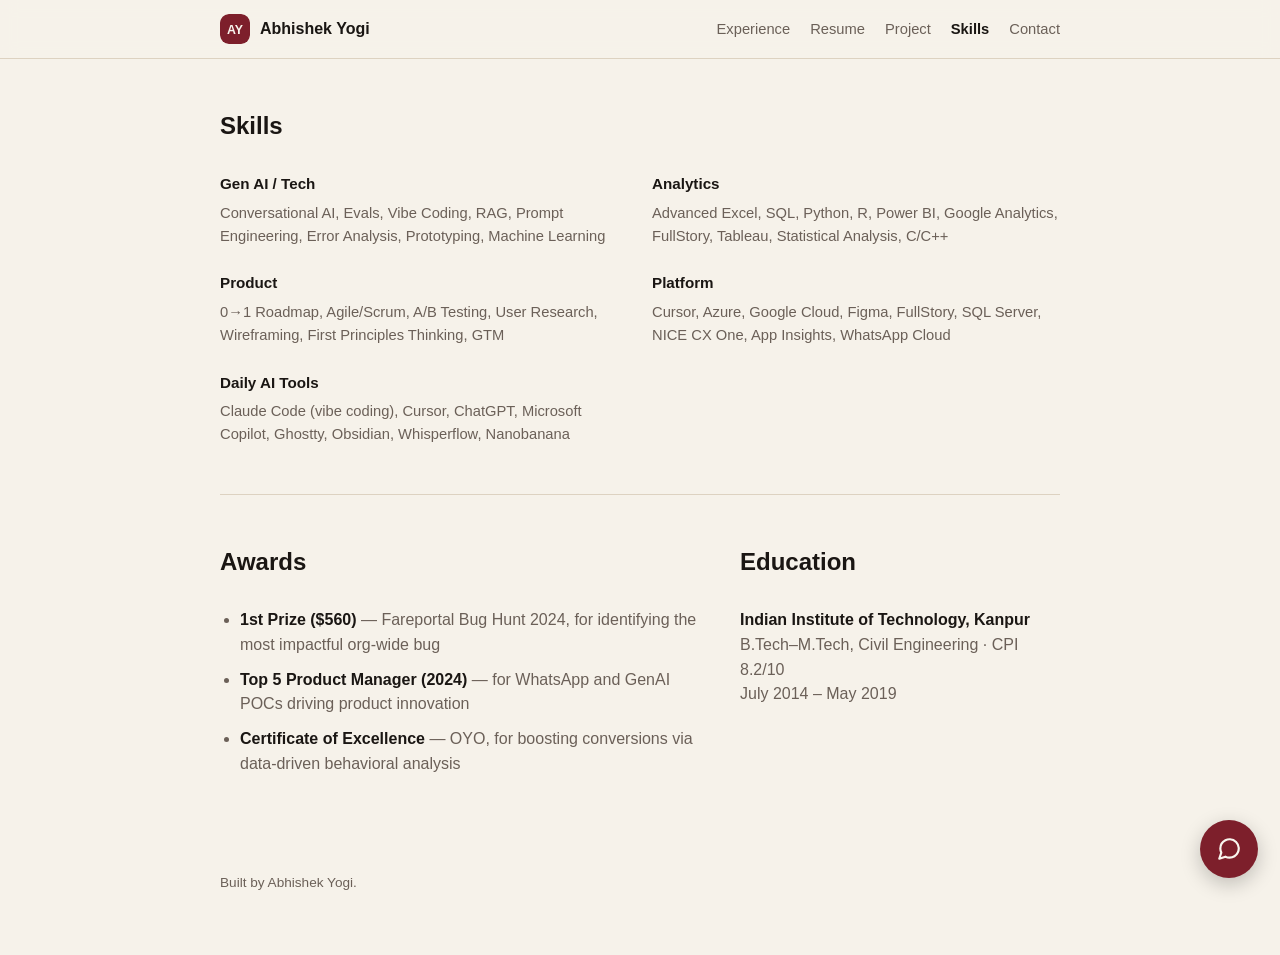
<file: skills.html>
<!DOCTYPE html>
<html lang="en">
<head>
<meta charset="UTF-8">
<meta name="viewport" content="width=device-width, initial-scale=1.0">
<title>Skills — Abhishek Yogi</title>
<meta name="description" content="Abhishek Yogi's skills, awards, and education.">
<link rel="icon" href="data:,">
<link rel="stylesheet" href="style.css">
</head>
<body>

<header class="nav">
  <div class="nav-inner">
    <a href="index.html" class="brand">
      <svg class="logo-mark" width="30" height="30" viewBox="0 0 34 34" xmlns="http://www.w3.org/2000/svg" aria-hidden="true">
        <rect width="34" height="34" rx="9" fill="var(--accent)"/>
        <text x="17" y="23" text-anchor="middle" font-family="-apple-system, BlinkMacSystemFont, 'Segoe UI', sans-serif" font-size="14" font-weight="800" fill="var(--accent-fg)">AY</text>
      </svg>
      <span>Abhishek Yogi</span>
    </a>
    <nav class="nav-links">
      <a href="experience.html">Experience</a>
      <a href="resume.html">Resume</a>
      <a href="project.html">Project</a>
      <a href="skills.html" class="active">Skills</a>
      <a href="contact.html">Contact</a>
    </nav>
  </div>
</header>

<main>
  <section class="section">
    <h2>Skills</h2>
    <div class="skills-grid">
      <div class="skill-group">
        <h4>Gen AI / Tech</h4>
        <p>Conversational AI, Evals, Vibe Coding, RAG, Prompt Engineering, Error Analysis, Prototyping, Machine Learning</p>
      </div>
      <div class="skill-group">
        <h4>Analytics</h4>
        <p>Advanced Excel, SQL, Python, R, Power BI, Google Analytics, FullStory, Tableau, Statistical Analysis, C/C++</p>
      </div>
      <div class="skill-group">
        <h4>Product</h4>
        <p>0→1 Roadmap, Agile/Scrum, A/B Testing, User Research, Wireframing, First Principles Thinking, GTM</p>
      </div>
      <div class="skill-group">
        <h4>Platform</h4>
        <p>Cursor, Azure, Google Cloud, Figma, FullStory, SQL Server, NICE CX One, App Insights, WhatsApp Cloud</p>
      </div>
      <div class="skill-group">
        <h4>Daily AI Tools</h4>
        <p>Claude Code (vibe coding), Cursor, ChatGPT, Microsoft Copilot, Ghostty, Obsidian, Whisperflow, Nanobanana</p>
      </div>
    </div>
  </section>

  <section class="section awards-edu">
    <div class="awards">
      <h2>Awards</h2>
      <ul>
        <li><strong>1st Prize ($560)</strong> — Fareportal Bug Hunt 2024, for identifying the most impactful org-wide bug</li>
        <li><strong>Top 5 Product Manager (2024)</strong> — for WhatsApp and GenAI POCs driving product innovation</li>
        <li><strong>Certificate of Excellence</strong> — OYO, for boosting conversions via data-driven behavioral analysis</li>
      </ul>
    </div>
    <div class="education">
      <h2>Education</h2>
      <p><strong>Indian Institute of Technology, Kanpur</strong><br>
      B.Tech–M.Tech, Civil Engineering · CPI 8.2/10<br>
      July 2014 – May 2019</p>
    </div>
  </section>
</main>

<footer class="footer">
  <p>Built by Abhishek Yogi.</p>
</footer>

<!-- Chatbot widget -->
<div id="chat-widget">
  <div id="chat-frame-wrap" hidden>
    <iframe id="chat-frame" aria-label="Abhi AI chat assistant" loading="lazy" allow="microphone"></iframe>
  </div>
  <button id="chat-launcher" type="button" aria-label="Open chat" aria-expanded="false">
    <svg class="icon-open" viewBox="0 0 24 24" width="26" height="26" fill="none" stroke="currentColor" stroke-width="2" stroke-linecap="round" stroke-linejoin="round" aria-hidden="true">
      <path d="M21 11.5a8.38 8.38 0 0 1-.9 3.8 8.5 8.5 0 0 1-7.6 4.7 8.38 8.38 0 0 1-3.8-.9L3 21l1.9-5.7a8.38 8.38 0 0 1-.9-3.8 8.5 8.5 0 0 1 4.7-7.6 8.38 8.38 0 0 1 3.8-.9h.5a8.48 8.48 0 0 1 8 8v.5z"/>
    </svg>
    <svg class="icon-close" viewBox="0 0 24 24" width="26" height="26" fill="none" stroke="currentColor" stroke-width="2.2" stroke-linecap="round" stroke-linejoin="round" aria-hidden="true">
      <line x1="18" y1="6" x2="6" y2="18"/><line x1="6" y1="6" x2="18" y2="18"/>
    </svg>
  </button>
</div>

<script>
(function () {
  var launcher = document.getElementById('chat-launcher');
  var wrap = document.getElementById('chat-frame-wrap');
  var frame = document.getElementById('chat-frame');
  var widget = document.getElementById('chat-widget');
  var loaded = false;

  function open() {
    if (!loaded) { frame.src = 'chatbot.html'; loaded = true; }
    wrap.hidden = false;
    // allow display to apply before animating
    requestAnimationFrame(function () { widget.classList.add('open'); });
    launcher.setAttribute('aria-label', 'Close chat');
    launcher.setAttribute('aria-expanded', 'true');
  }
  function close() {
    widget.classList.remove('open');
    launcher.setAttribute('aria-label', 'Open chat');
    launcher.setAttribute('aria-expanded', 'false');
    setTimeout(function () { if (!widget.classList.contains('open')) wrap.hidden = true; }, 200);
  }
  launcher.addEventListener('click', function () {
    if (widget.classList.contains('open')) close(); else open();
  });
  document.addEventListener('keydown', function (e) {
    if (e.key === 'Escape' && widget.classList.contains('open')) close();
  });
})();
</script>

</body>
</html>
</file>
<file: style.css>
:root {
  color-scheme: light dark;
  --bg: #f6f2ea;
  --bg-alt: #ece4d6;
  --fg: #1a1613;
  --fg-muted: #6b6058;
  --accent: #7d1f2b;
  --accent-fg: #f9f5ee;
  --border: #ddd2c1;
  --card-bg: #fffdf8;
  --max-width: 880px;
}

@media (prefers-color-scheme: dark) {
  :root {
    --bg: #17120f;
    --bg-alt: #211913;
    --fg: #f0e8dd;
    --fg-muted: #a99c8d;
    --accent: #d97682;
    --accent-fg: #2a1013;
    --border: #33271f;
    --card-bg: #201812;
  }
}

:root[data-theme="light"] {
  --bg: #f6f2ea;
  --bg-alt: #ece4d6;
  --fg: #1a1613;
  --fg-muted: #6b6058;
  --accent: #7d1f2b;
  --accent-fg: #f9f5ee;
  --border: #ddd2c1;
  --card-bg: #fffdf8;
}

:root[data-theme="dark"] {
  --bg: #17120f;
  --bg-alt: #211913;
  --fg: #f0e8dd;
  --fg-muted: #a99c8d;
  --accent: #d97682;
  --accent-fg: #2a1013;
  --border: #33271f;
  --card-bg: #201812;
}

* { box-sizing: border-box; }

html { scroll-behavior: smooth; }

body {
  margin: 0;
  font-family: -apple-system, BlinkMacSystemFont, "Segoe UI", Roboto, Helvetica, Arial, sans-serif;
  background: var(--bg);
  color: var(--fg);
  line-height: 1.55;
}

a { color: var(--accent); text-decoration: none; }
a:hover { text-decoration: underline; }

a, .btn, .btn-primary, .eyebrow, .case-tag, .project-group-label,
.stat-value, .metric-value .arrow, .case-details summary.case-toggle,
.logo-mark rect {
  transition: color 0.3s ease, background-color 0.3s ease, border-color 0.3s ease, fill 0.3s ease;
}

.nav {
  position: sticky;
  top: 0;
  z-index: 10;
  background: color-mix(in srgb, var(--bg) 85%, transparent);
  backdrop-filter: blur(8px);
  border-bottom: 1px solid var(--border);
}

.nav-inner {
  max-width: var(--max-width);
  margin: 0 auto;
  padding: 14px 20px;
  display: flex;
  align-items: center;
  justify-content: space-between;
}

.brand {
  display: flex;
  align-items: center;
  gap: 10px;
  font-weight: 700;
  color: var(--fg);
  text-decoration: none;
}
.brand:hover { text-decoration: none; }
.logo-mark { flex-shrink: 0; display: block; border-radius: 9px; }

.nav-links {
  display: flex;
  gap: 20px;
  font-size: 0.92rem;
}

.nav-links a { color: var(--fg-muted); }
.nav-links a:hover { color: var(--fg); text-decoration: none; }
.nav-links a.active { color: var(--fg); font-weight: 600; }

main { max-width: var(--max-width); margin: 0 auto; padding: 0 20px; }

.hero {
  padding: 72px 0 40px;
}

.hero-layout {
  display: flex;
  align-items: center;
  gap: 48px;
}
.hero-intro { flex: 1 1 auto; min-width: 0; }

.eyebrow {
  text-transform: uppercase;
  letter-spacing: 0.08em;
  font-size: 0.8rem;
  font-weight: 600;
  color: var(--accent);
  margin: 0 0 10px;
}

.eyebrow-role {
  display: inline-block;
  transition: opacity 0.35s ease, transform 0.35s ease;
}
.eyebrow-role.eyebrow-fade {
  opacity: 0;
  transform: translateY(-6px);
}

.hero h1 {
  font-size: clamp(2.25rem, 6vw, 3.5rem);
  font-weight: 800;
  margin: 0 0 16px;
  letter-spacing: -0.03em;
}

.hero-sub {
  max-width: 640px;
  color: var(--fg-muted);
  font-size: 1.1rem;
}

.cred {
  margin: 14px 0 0;
  color: var(--fg-muted);
  font-size: 0.98rem;
}
.cred strong { color: var(--fg); }

.avail {
  display: inline-flex;
  align-items: center;
  gap: 8px;
  margin: 16px 0 0;
  font-size: 0.88rem;
  color: var(--fg-muted);
}
.avail-dot {
  width: 8px;
  height: 8px;
  border-radius: 50%;
  background: #3aa66b;
  flex-shrink: 0;
  position: relative;
}
.avail-dot::after {
  content: "";
  position: absolute;
  inset: 0;
  border-radius: 50%;
  background: #3aa66b;
  animation: avail-pulse 2s ease-out infinite;
}
@keyframes avail-pulse {
  0% { opacity: 0.6; transform: scale(1); }
  100% { opacity: 0; transform: scale(2.6); }
}

.hero-links {
  display: flex;
  flex-wrap: wrap;
  gap: 12px;
  margin-top: 28px;
}

.hero-photo {
  flex: 0 0 auto;
  width: 220px;
  height: 220px;
  border-radius: 24px;
  overflow: hidden;
  border: 1px solid var(--border);
  background: var(--bg-alt);
  position: relative;
}
.hero-photo img { width: 100%; height: 100%; object-fit: cover; display: block; }
.hero-photo-placeholder {
  position: absolute;
  inset: 0;
  display: none;
  align-items: center;
  justify-content: center;
  color: var(--fg-muted);
}

.btn {
  display: inline-block;
  padding: 12px 22px;
  border-radius: 999px;
  border: 1px solid var(--border);
  color: var(--fg);
  font-size: 0.92rem;
  font-weight: 600;
}
.btn:hover { text-decoration: none; border-color: var(--accent); }

.btn-primary {
  background: var(--accent);
  color: var(--accent-fg);
  border-color: var(--accent);
}
.btn-primary:hover { opacity: 0.9; }

.stat-band {
  margin: 0 -20px;
  padding: 40px 20px;
  background: var(--bg-alt);
  border-top: 1px solid var(--border);
  border-bottom: 1px solid var(--border);
}
.stat-band-inner {
  max-width: var(--max-width);
  margin: 0 auto;
  display: flex;
  flex-wrap: wrap;
}
.stat-band .stat {
  flex: 1 1 0;
  min-width: 160px;
  text-align: center;
  padding: 8px 20px;
  border-left: 1px solid var(--border);
  color: inherit;
  text-decoration: none;
  display: block;
}
.stat-band .stat:first-child { border-left: none; }
a.stat-band .stat:hover,
.stat-band a.stat:hover { text-decoration: none; }
.stat-band a.stat:hover .stat-value { text-decoration: underline; }
.stat-value { display: block; font-size: 2rem; font-weight: 800; color: var(--accent); }
.stat-label {
  display: block;
  margin-top: 6px;
  font-size: 0.85rem;
  color: var(--fg-muted);
  text-transform: uppercase;
  letter-spacing: 0.04em;
}
.stat-src {
  display: block;
  margin-top: 4px;
  font-size: 0.72rem;
  color: var(--fg-muted);
  opacity: 0.75;
}

.section-head {
  display: flex;
  align-items: baseline;
  justify-content: space-between;
  gap: 16px;
  margin-bottom: 28px;
}
.section-head h2 { margin: 0; }
.section-head .see-all { font-size: 0.9rem; font-weight: 600; white-space: nowrap; }

.work-grid {
  display: grid;
  grid-template-columns: repeat(3, 1fr);
  gap: 16px;
}
.work-card {
  display: block;
  background: var(--card-bg);
  border: 1px solid var(--border);
  border-radius: 14px;
  padding: 22px;
  color: inherit;
  text-decoration: none;
}
.work-card:hover { text-decoration: none; border-color: var(--accent); }
.work-card-tag {
  color: var(--accent);
  font-size: 0.78rem;
  font-weight: 600;
  text-transform: uppercase;
  letter-spacing: 0.04em;
  margin: 0 0 10px;
}
.work-card-title { font-size: 1.1rem; font-weight: 700; margin: 0 0 14px; }
.work-card-metric { display: block; font-size: 1.6rem; font-weight: 800; color: var(--fg); font-variant-numeric: tabular-nums; }
.work-card-metric-label {
  display: block;
  margin-top: 4px;
  font-size: 0.78rem;
  color: var(--fg-muted);
  text-transform: uppercase;
  letter-spacing: 0.03em;
}

.section { padding: 48px 0; border-top: 1px solid var(--border); }
main > .section:first-child { border-top: none; }

.section h2 {
  font-size: 1.5rem;
  margin: 0 0 28px;
}

.job { margin-bottom: 40px; }
.job:last-child { margin-bottom: 0; }

.job-head {
  display: flex;
  flex-wrap: wrap;
  align-items: baseline;
  justify-content: space-between;
  gap: 8px;
  margin-bottom: 12px;
}

.job-head h3 { margin: 0; font-size: 1.15rem; }
.job-meta { color: var(--fg-muted); font-size: 0.9rem; white-space: nowrap; }

.job h4 {
  font-size: 0.85rem;
  text-transform: uppercase;
  letter-spacing: 0.04em;
  color: var(--fg-muted);
  margin: 18px 0 8px;
}
.job h4:first-of-type { margin-top: 4px; }

.job ul { margin: 0 0 0; padding-left: 20px; }
.job li { margin-bottom: 6px; }

.job-summary { margin: 0; color: var(--fg-muted); font-size: 0.98rem; max-width: 720px; }

.resume-summary {
  font-size: 1.05rem;
  color: var(--fg-muted);
  margin: 0 0 24px;
  max-width: 640px;
}
.resume-summary strong { color: var(--fg); }
.resume-links { display: flex; gap: 12px; flex-wrap: wrap; }

.case-study {
  background: var(--card-bg);
  border: 1px solid var(--border);
  border-radius: 14px;
  padding: 32px;
}

.case-head { margin-bottom: 4px; }
.case-head h3 { margin: 0 0 4px; font-size: 1.3rem; }
.case-tag { color: var(--accent); font-size: 0.85rem; font-weight: 600; margin: 0; }

.case-lede {
  font-size: 1.05rem;
  color: var(--fg-muted);
  margin: 16px 0 28px;
  max-width: 640px;
}

.case-grid {
  display: grid;
  grid-template-columns: repeat(2, 1fr);
  gap: 24px;
  margin-bottom: 28px;
}

.case-grid-3 { grid-template-columns: repeat(3, 1fr); }
.case-phase .case-grid { margin-bottom: 0; }

.case-grid h4 {
  font-size: 0.85rem;
  text-transform: uppercase;
  letter-spacing: 0.04em;
  color: var(--fg-muted);
  margin: 0 0 6px;
}
.case-grid p { margin: 0; font-size: 0.95rem; }

.project-group { margin-bottom: 20px; }
.project-group--divider { margin-top: 48px; padding-top: 40px; border-top: 1px solid var(--border); }

.project-group-label {
  font-size: 0.8rem;
  text-transform: uppercase;
  letter-spacing: 0.1em;
  font-weight: 700;
  color: var(--accent);
  margin: 0 0 6px;
}
.project-group-note {
  margin: 0;
  color: var(--fg-muted);
  font-size: 0.95rem;
}

.case-study + .case-study { margin-top: 32px; }

.case-phase { margin-bottom: 24px; }
.case-phase h4 { font-size: 1.05rem; margin: 0 0 8px; }
.case-phase p { margin: 0 0 12px; font-size: 0.95rem; color: var(--fg-muted); }
.case-phase p:last-child { margin-bottom: 0; }
.case-phase p strong { color: var(--fg); }
.case-phase ul { margin: 8px 0 0; padding-left: 20px; }
.case-phase li { margin-bottom: 6px; font-size: 0.95rem; color: var(--fg-muted); }
.case-phase li strong { color: var(--fg); }

.case-metrics-caption {
  font-size: 0.85rem;
  color: var(--fg-muted);
  margin: 24px 0 8px;
}

.case-metrics {
  display: flex;
  gap: 16px;
  flex-wrap: wrap;
  margin-bottom: 24px;
}
.metric {
  flex: 1;
  min-width: 150px;
  background: var(--bg-alt);
  border: 1px solid var(--border);
  border-radius: 10px;
  padding: 14px 16px;
  display: flex;
  flex-direction: column;
  gap: 4px;
}
.metric-value { font-size: 1.2rem; font-weight: 700; }
.metric-value .arrow { color: var(--accent); font-weight: 400; margin: 0 4px; }
.metric-label {
  font-size: 0.8rem;
  color: var(--fg-muted);
  text-transform: uppercase;
  letter-spacing: 0.03em;
}

.case-challenge { font-size: 0.92rem; color: var(--fg-muted); margin: 0 0 24px; }
.case-challenge strong { color: var(--fg); }

.case-stack {
  display: flex;
  flex-wrap: wrap;
  gap: 8px;
  margin-bottom: 24px;
}
.case-stack span {
  font-size: 0.8rem;
  padding: 4px 10px;
  border-radius: 999px;
  background: var(--bg-alt);
  color: var(--fg-muted);
  border: 1px solid var(--border);
}

.case-links { display: flex; gap: 12px; flex-wrap: wrap; margin-bottom: 4px; }

.case-details { margin-top: 4px; }
.case-details summary.case-toggle {
  cursor: pointer;
  list-style: none;
  display: inline-flex;
  align-items: center;
  gap: 6px;
  font-size: 0.85rem;
  font-weight: 600;
  color: var(--accent);
  padding: 10px 0;
  user-select: none;
}
.case-details summary.case-toggle::-webkit-details-marker { display: none; }
.case-details summary.case-toggle::marker { content: ""; }
.case-toggle-icon { transition: transform 0.2s ease; flex-shrink: 0; }
.case-details[open] .case-toggle-icon { transform: rotate(180deg); }
.case-toggle-open { display: none; }
.case-details[open] .case-toggle-open { display: inline; }
.case-details[open] .case-toggle-closed { display: none; }
.case-details-body { padding-top: 12px; }
.case-details-body > *:last-child { margin-bottom: 0; }

.skills-grid {
  display: grid;
  grid-template-columns: repeat(2, 1fr);
  gap: 24px;
}

.skill-group h4 {
  font-size: 0.95rem;
  margin: 0 0 6px;
}
.skill-group p {
  margin: 0;
  color: var(--fg-muted);
  font-size: 0.92rem;
}

.awards-edu {
  display: grid;
  grid-template-columns: 3fr 2fr;
  gap: 40px;
}

.awards ul { padding-left: 20px; margin: 0; }
.awards li { margin-bottom: 10px; color: var(--fg-muted); }
.awards li strong { color: var(--fg); }

.education p { color: var(--fg-muted); margin: 0; }
.education strong { color: var(--fg); }

.contact { text-align: center; }
.contact .hero-links { justify-content: center; }

.footer {
  max-width: var(--max-width);
  margin: 0 auto;
  padding: 24px 20px 48px;
  color: var(--fg-muted);
  font-size: 0.85rem;
}

/* Chatbot widget */
#chat-widget {
  position: fixed;
  right: 22px;
  bottom: 22px;
  z-index: 50;
  display: flex;
  flex-direction: column;
  align-items: flex-end;
  gap: 14px;
}

#chat-launcher {
  width: 58px;
  height: 58px;
  border-radius: 50%;
  border: none;
  background: var(--accent);
  color: var(--accent-fg);
  cursor: pointer;
  display: flex;
  align-items: center;
  justify-content: center;
  box-shadow: 0 6px 20px rgba(0, 0, 0, 0.22);
  transition: transform 0.15s ease, box-shadow 0.15s ease;
  align-self: flex-end;
}
#chat-launcher:hover { transform: translateY(-2px); box-shadow: 0 8px 26px rgba(0, 0, 0, 0.28); }
#chat-launcher .icon-close { display: none; }
#chat-widget.open #chat-launcher .icon-open { display: none; }
#chat-widget.open #chat-launcher .icon-close { display: block; }

#chat-frame-wrap {
  width: 380px;
  height: 560px;
  max-height: calc(100vh - 120px);
  border-radius: 16px;
  overflow: hidden;
  background: var(--card-bg);
  border: 1px solid var(--border);
  box-shadow: 0 14px 44px rgba(0, 0, 0, 0.28);
  opacity: 0;
  transform: translateY(12px) scale(0.98);
  transform-origin: bottom right;
  transition: opacity 0.18s ease, transform 0.18s ease;
  pointer-events: none;
}
#chat-widget.open #chat-frame-wrap {
  opacity: 1;
  transform: translateY(0) scale(1);
  pointer-events: auto;
}
#chat-frame { width: 100%; height: 100%; border: 0; display: block; }

@media (max-width: 640px) {
  .nav-inner { flex-wrap: wrap; row-gap: 8px; }
  .brand { flex: 1 0 100%; }
  .nav-links { flex-wrap: wrap; gap: 8px 14px; font-size: 0.85rem; }
  .case-grid, .case-grid-3 { grid-template-columns: 1fr; }
  .skills-grid { grid-template-columns: 1fr; }
  .awards-edu { grid-template-columns: 1fr; gap: 32px; }
  .hero-layout { flex-direction: column-reverse; gap: 28px; }
  .hero-photo { width: 160px; height: 160px; }
  .stat-band { margin: 0 -20px; }
  .stat-band .stat { border-left: none; border-top: 1px solid var(--border); flex: 1 1 100%; }
  .stat-band .stat:first-child { border-top: none; }

  #chat-widget { right: 16px; bottom: 16px; left: 16px; align-items: flex-end; }
  #chat-frame-wrap {
    width: 100%;
    height: 70vh;
    max-height: calc(100vh - 100px);
  }
}
</file>
<file: case-lab/style.css>
:root {
  --bg: #f6f5f2;
  --surface: #ffffff;
  --surface-2: #fbfaf8;
  --border: #e5e2db;
  --border-strong: #d6d2c8;
  --ink: #1c1b18;
  --ink-2: #4f4c45;
  --muted: #78736a;
  --accent: #7c3aed;        /* violet — Case Lab's brand signal */
  --accent-ink: #6428c9;
  --accent-wash: #7c3aed14;
  --fresh: #15803d;
  --fresh-wash: #15803d16;
  --verify: #b45309;
  --verify-wash: #b4530915;
  --stretch: #6b6f76;
  --shadow: 0 1px 2px rgba(28,27,24,.04), 0 4px 16px rgba(28,27,24,.05);
  --mono: ui-monospace, "SF Mono", "SFMono-Regular", Menlo, Consolas, monospace;
  --sans: -apple-system, BlinkMacSystemFont, "Segoe UI", system-ui, sans-serif;
}
@media (prefers-color-scheme: dark) {
  :root:not([data-theme="light"]) {
    --bg: #14140f;
    --surface: #1d1d18;
    --surface-2: #201f1a;
    --border: #302f28;
    --border-strong: #3c3b33;
    --ink: #f2f0ea;
    --ink-2: #c8c4ba;
    --muted: #918c81;
    --accent: #a78bfa;
    --accent-ink: #c4b5fd;
    --accent-wash: #a78bfa1c;
    --fresh: #4ade80;
    --fresh-wash: #4ade8018;
    --verify: #fbbf24;
    --verify-wash: #fbbf2416;
    --stretch: #9a958a;
    --shadow: 0 1px 2px rgba(0,0,0,.3), 0 6px 20px rgba(0,0,0,.35);
  }
}
:root[data-theme="dark"] {
  --bg: #14140f; --surface: #1d1d18; --surface-2: #201f1a; --border: #302f28;
  --border-strong: #3c3b33; --ink: #f2f0ea; --ink-2: #c8c4ba; --muted: #918c81;
  --accent: #a78bfa; --accent-ink: #c4b5fd; --accent-wash: #a78bfa1c;
  --fresh: #4ade80; --fresh-wash: #4ade8018; --verify: #fbbf24; --verify-wash: #fbbf2416;
  --stretch: #9a958a; --shadow: 0 1px 2px rgba(0,0,0,.3), 0 6px 20px rgba(0,0,0,.35);
}
:root[data-theme="light"] {
  --bg: #f6f5f2; --surface: #ffffff; --surface-2: #fbfaf8; --border: #e5e2db;
  --border-strong: #d6d2c8; --ink: #1c1b18; --ink-2: #4f4c45; --muted: #78736a;
  --accent: #7c3aed; --accent-ink: #6428c9; --accent-wash: #7c3aed14;
  --fresh: #15803d; --fresh-wash: #15803d16; --verify: #b45309; --verify-wash: #b4530915;
  --stretch: #6b6f76; --shadow: 0 1px 2px rgba(28,27,24,.04), 0 4px 16px rgba(28,27,24,.05);
}

* { box-sizing: border-box; }
html, body { margin: 0; overflow-x: hidden; }
body {
  font-family: var(--sans);
  color: var(--ink);
  background: var(--bg);
  line-height: 1.5;
  -webkit-font-smoothing: antialiased;
}
.wrap { min-height: 100vh; }
.container { max-width: 1120px; margin: 0 auto; padding: 0 24px; }
img, svg { max-width: 100%; }
button, input, textarea, select { font-family: inherit; }
a { color: var(--accent-ink); }
button:focus-visible, input:focus-visible, a:focus-visible, textarea:focus-visible, select:focus-visible {
  outline: 2px solid var(--accent); outline-offset: 2px; border-radius: 6px;
}

/* ---- Masthead ---- */
header.masthead { padding: 40px 0 24px; border-bottom: 1px solid var(--border); }
.eyebrow {
  font-family: var(--mono); font-size: 11px; letter-spacing: .14em; text-transform: uppercase;
  color: var(--accent); font-weight: 600; margin: 0 0 10px;
}
h1.title {
  font-size: clamp(28px, 4.5vw, 40px); line-height: 1.05; margin: 0 0 10px;
  letter-spacing: -.02em; font-weight: 720; text-wrap: balance;
}
.subtitle { color: var(--ink-2); font-size: 15.5px; margin: 0; max-width: 62ch; }
.subtitle b { color: var(--ink); font-weight: 600; }

.stats { display: grid; grid-template-columns: repeat(5, 1fr); gap: 12px; margin: 24px 0 4px; }
.stat {
  background: var(--surface); border: 1px solid var(--border); border-radius: 12px;
  padding: 14px 16px; box-shadow: var(--shadow);
}
.stat .n { font-family: var(--mono); font-size: 24px; font-weight: 600; letter-spacing: -.02em; font-variant-numeric: tabular-nums; color: var(--accent-ink); }
.stat .l { font-size: 11.5px; color: var(--muted); margin-top: 2px; }

/* ---- Controls / tab nav ---- */
.controls {
  position: sticky; top: 0; z-index: 20; background: color-mix(in srgb, var(--bg) 88%, transparent);
  backdrop-filter: blur(10px); border-bottom: 1px solid var(--border);
  padding: 14px 0; margin-top: 22px;
}
.controls-row { display: flex; flex-wrap: wrap; gap: 10px; align-items: center; }
.seg { display: inline-flex; background: var(--surface-2); border: 1px solid var(--border); border-radius: 10px; padding: 3px; gap: 2px; flex-wrap: wrap; }
.seg button {
  font-family: var(--sans); font-size: 13px; font-weight: 500; color: var(--ink-2);
  background: transparent; border: 0; padding: 7px 13px; border-radius: 7px; cursor: pointer;
  white-space: nowrap; display: inline-flex; align-items: center; gap: 6px;
}
.seg button[aria-pressed="true"], .seg button[aria-selected="true"] { background: var(--surface); color: var(--ink); box-shadow: var(--shadow); }
.seg button .seg-n {
  font-family: var(--mono); font-size: 10.5px; font-variant-numeric: tabular-nums; font-weight: 600;
  background: var(--accent-wash); color: var(--accent-ink); padding: 1px 6px; border-radius: 999px;
}
.search {
  flex: 0 0 auto; width: 100%; min-width: 180px; max-width: 380px; align-self: flex-start;
  display: flex; align-items: center; gap: 8px;
  background: var(--surface); border: 1px solid var(--border-strong); border-radius: 10px;
  padding: 8px 12px;
}
.search input { border: 0; background: transparent; outline: none; font-size: 14px; color: var(--ink); width: 100%; }
.search svg { flex: 0 0 auto; color: var(--muted); }
.spacer { flex: 1 1 auto; }

/* ---- Section headings ---- */
.sec-head { display: flex; align-items: baseline; gap: 10px; margin: 26px 0 14px; flex-wrap: wrap; }
.sec-head h2 { font-size: 18px; letter-spacing: -.01em; margin: 0; font-weight: 680; }
.sec-head .count { font-family: var(--mono); font-size: 12px; color: var(--muted); font-variant-numeric: tabular-nums; }
.sec-head .hint { font-size: 13px; color: var(--muted); margin-left: auto; }

/* ---- Cards / grid ---- */
.grid { display: grid; grid-template-columns: repeat(auto-fill, minmax(320px, 1fr)); gap: 14px; }
.card {
  background: var(--surface); border: 1px solid var(--border); border-radius: 14px;
  padding: 18px; display: flex; flex-direction: column; gap: 12px; box-shadow: var(--shadow);
  min-width: 0;
}
.card h3 { font-size: 16px; line-height: 1.3; margin: 0; letter-spacing: -.01em; font-weight: 640; text-wrap: balance; }
.card-top { display: flex; justify-content: space-between; align-items: flex-start; gap: 10px; }
.company { font-size: 13px; color: var(--ink-2); margin-top: 3px; }
.badges { display: flex; flex-wrap: wrap; gap: 6px; }
.badge {
  font-family: var(--mono); font-size: 10.5px; letter-spacing: .04em; text-transform: uppercase;
  font-weight: 600; padding: 3px 8px; border-radius: 999px; white-space: nowrap;
  border: 1px solid transparent;
}
.badge.accent { color: var(--accent-ink); background: var(--accent-wash); border-color: color-mix(in srgb, var(--accent) 24%, transparent); }
.badge.neutral { color: var(--ink-2); background: var(--surface-2); border-color: var(--border); }
.badge.fresh { color: var(--fresh); background: var(--fresh-wash); border-color: color-mix(in srgb, var(--fresh) 22%, transparent); }
.badge.verify { color: var(--verify); background: var(--verify-wash); border-color: color-mix(in srgb, var(--verify) 22%, transparent); }
.badge.status-new { color: var(--ink-2); background: var(--surface-2); border-color: var(--border); }
.badge.status-active { color: var(--verify); background: var(--verify-wash); border-color: color-mix(in srgb, var(--verify) 22%, transparent); }
.badge.status-completed { color: var(--fresh); background: var(--fresh-wash); border-color: color-mix(in srgb, var(--fresh) 22%, transparent); }
.badge.status-bookmarked { color: var(--accent-ink); background: var(--accent-wash); border-color: color-mix(in srgb, var(--accent) 24%, transparent); }
.badge.status-skipped { color: var(--muted); background: var(--surface-2); border-color: var(--border); }

.note { font-size: 12.5px; color: var(--muted); line-height: 1.4; }
.card-foot { display: flex; align-items: center; justify-content: space-between; gap: 10px; padding-top: 4px; margin-top: auto; flex-wrap: wrap; }
.status-select {
  font-family: var(--sans); font-size: 12.5px; font-weight: 600; color: var(--ink-2);
  background: var(--surface-2); border: 1px solid var(--border-strong); border-radius: 9px;
  padding: 6px 8px; cursor: pointer;
}
.btn {
  font-family: var(--sans); font-size: 13px; font-weight: 600; cursor: pointer; white-space: nowrap;
  color: #fff; background: var(--accent); border: 1px solid transparent; padding: 8px 14px; border-radius: 9px;
  display: inline-flex; align-items: center; gap: 6px;
}
.btn:hover { background: var(--accent-ink); }
.btn.ghost {
  background: var(--surface); color: var(--ink-2); border: 1px solid var(--border-strong);
}
.btn.ghost:hover { border-color: var(--accent); color: var(--accent-ink); }
.btn.small { font-size: 12.5px; padding: 6px 11px; border-radius: 8px; }
.btn[disabled] { opacity: .5; cursor: not-allowed; }

.empty { text-align: center; padding: 44px 20px; color: var(--muted); font-size: 14px; background: var(--surface-2); border: 1px dashed var(--border-strong); border-radius: 14px; }
.empty b { color: var(--ink-2); }

/* ---- Today: case detail ---- */
.case-detail {
  background: var(--surface); border: 1px solid var(--border); border-radius: 16px;
  padding: 24px; box-shadow: var(--shadow); display: flex; flex-direction: column; gap: 16px;
}
.case-detail h2 { margin: 0; font-size: 22px; letter-spacing: -.01em; font-weight: 700; text-wrap: balance; }
.company-chips { display: flex; flex-wrap: wrap; gap: 6px; }
.chip {
  font-size: 12.5px; font-weight: 600; color: var(--ink-2); background: var(--surface-2);
  border: 1px solid var(--border); border-radius: 999px; padding: 4px 10px;
}
.prompt-block {
  font-size: 15px; color: var(--ink); background: var(--surface-2); border-left: 3px solid var(--accent);
  border-radius: 0 10px 10px 0; padding: 14px 16px; line-height: 1.55;
}
.block-label {
  font-family: var(--mono); font-size: 11px; letter-spacing: .1em; text-transform: uppercase;
  color: var(--muted); font-weight: 700; margin: 0 0 8px;
}
ul.plain { margin: 0; padding-left: 20px; display: flex; flex-direction: column; gap: 6px; font-size: 14px; color: var(--ink-2); }
ul.assumptions { margin: 0; padding: 0; list-style: none; display: flex; flex-direction: column; gap: 6px; }
ul.assumptions li {
  font-size: 13.5px; color: var(--ink-2); background: var(--verify-wash); border: 1px dashed color-mix(in srgb, var(--verify) 40%, transparent);
  border-radius: 8px; padding: 8px 11px; position: relative; padding-left: 30px;
}
ul.assumptions li::before {
  content: "≈"; position: absolute; left: 10px; top: 7px; color: var(--verify); font-weight: 700; font-family: var(--mono);
}
details.followups { border: 1px solid var(--border); border-radius: 10px; padding: 10px 14px; background: var(--surface-2); }
details.followups summary { cursor: pointer; font-weight: 600; font-size: 13.5px; color: var(--ink-2); }
details.followups ul { margin: 10px 0 0; }

/* ---- Case brief shown above the timer on Practice, so you never have to go Back to re-read it ---- */
details.case-brief {
  border: 1px solid var(--border); border-radius: 14px; padding: 14px 16px; background: var(--surface);
  box-shadow: var(--shadow); margin: 14px 0;
}
details.case-brief summary { cursor: pointer; font-weight: 650; font-size: 14px; color: var(--ink); list-style: none; }
details.case-brief summary::-webkit-details-marker { display: none; }
details.case-brief summary::before { content: '▾ '; color: var(--muted); }
details.case-brief[open] summary { margin-bottom: 10px; }
details.case-brief .case-detail { border: 0; padding: 0; background: transparent; box-shadow: none; }

.stage-list { display: flex; flex-direction: column; gap: 10px; }
.stage-row {
  border: 1px solid var(--border); border-radius: 12px; padding: 14px 16px; background: var(--surface-2);
}
.stage-row.current { border-color: var(--accent); background: var(--accent-wash); }
.stage-row.over .stage-time { color: var(--verify); }
.stage-row-top { display: flex; justify-content: space-between; align-items: baseline; gap: 10px; flex-wrap: wrap; }
.stage-row-top h4 { margin: 0; font-size: 14.5px; font-weight: 650; }
.stage-time { font-family: var(--mono); font-size: 12px; color: var(--muted); font-variant-numeric: tabular-nums; }
.stage-guidance { font-size: 13.5px; color: var(--ink-2); margin-top: 6px; }
.stage-good { font-size: 12.5px; color: var(--muted); margin-top: 6px; font-style: italic; }

/* ---- Practice view ---- */
.practice-header { display: flex; align-items: center; gap: 12px; flex-wrap: wrap; margin-bottom: 18px; }
.back-btn {
  font-family: var(--sans); font-size: 13px; font-weight: 600; color: var(--ink-2); background: var(--surface);
  border: 1px solid var(--border-strong); border-radius: 9px; padding: 7px 12px; cursor: pointer;
}
.timer-panel {
  background: var(--surface); border: 1px solid var(--border); border-radius: 14px; padding: 16px 18px;
  box-shadow: var(--shadow); display: flex; flex-direction: column; gap: 12px; margin-bottom: 18px;
}
.timer-top { display: flex; align-items: center; gap: 14px; flex-wrap: wrap; }
.timer-elapsed { font-family: var(--mono); font-size: 28px; font-weight: 700; font-variant-numeric: tabular-nums; letter-spacing: -.01em; }
.timer-stage { font-size: 13px; color: var(--ink-2); }
.timer-stage b { color: var(--ink); }
.timer-warning { font-size: 12.5px; color: var(--verify); font-weight: 600; }
.timer-controls { display: flex; gap: 8px; margin-left: auto; }
.timer-bar { position: relative; height: 12px; border-radius: 6px; background: var(--surface-2); border: 1px solid var(--border); overflow: hidden; display: flex; }
.timer-seg { height: 100%; border-right: 1px solid var(--border); position: relative; }
.timer-seg:last-child { border-right: 0; }
.timer-seg.active { background: var(--accent-wash); }
.timer-fill { position: absolute; top: 0; left: 0; bottom: 0; background: var(--accent); opacity: .28; width: 0%; z-index: 0; }
.timer-stage-nav { display: flex; gap: 6px; flex-wrap: wrap; }

.notepad-grid { display: flex; flex-direction: column; gap: 14px; }
.notepad-stage label { display: block; font-size: 13px; font-weight: 650; margin-bottom: 6px; color: var(--ink); }
.notepad-stage textarea {
  width: 100%; min-height: 90px; resize: vertical; border: 1px solid var(--border-strong); border-radius: 10px;
  background: var(--surface); color: var(--ink); padding: 10px 12px; font-size: 14px; line-height: 1.5; font-family: var(--sans);
}
.save-hint { font-size: 11.5px; color: var(--muted); font-family: var(--mono); }

.model-answer { display: flex; flex-direction: column; gap: 14px; margin-top: 10px; }
.walkthrough-stage { border-left: 3px solid var(--accent); padding: 4px 0 4px 14px; }
.walkthrough-stage h4 { margin: 0 0 6px; font-size: 14px; }
.walkthrough-stage p { margin: 0; font-size: 13.5px; color: var(--ink-2); line-height: 1.55; }
.pitfall-list { margin: 0; padding-left: 20px; font-size: 13.5px; color: var(--ink-2); display: flex; flex-direction: column; gap: 5px; }

.rubric-row { border: 1px solid var(--border); border-radius: 12px; padding: 14px; margin-bottom: 10px; background: var(--surface-2); }
.rubric-row .rubric-dim { font-weight: 650; font-size: 14px; margin-bottom: 8px; }
.rubric-levels { display: grid; grid-template-columns: repeat(3, 1fr); gap: 8px; }
.rubric-level { border: 1px solid var(--border-strong); border-radius: 9px; padding: 8px 10px; background: var(--surface); cursor: pointer; text-align: left; }
.rubric-level b { display: block; font-size: 12.5px; text-transform: uppercase; letter-spacing: .06em; font-family: var(--mono); margin-bottom: 4px; }
.rubric-level.weak b { color: var(--verify); }
.rubric-level.solid b { color: var(--ink-2); }
.rubric-level.strong b { color: var(--fresh); }
.rubric-level p { margin: 0; font-size: 12px; color: var(--muted); line-height: 1.4; }
.rubric-level.selected { border-color: var(--accent); background: var(--accent-wash); box-shadow: 0 0 0 1px var(--accent) inset; }

/* ---- Filters (Cases) ---- */
.filter-panel { display: flex; flex-direction: column; gap: 10px; margin-bottom: 18px; }
.filter-row { display: flex; flex-wrap: wrap; gap: 8px; align-items: center; }
.filter-row .flabel { font-size: 11.5px; font-family: var(--mono); color: var(--muted); text-transform: uppercase; letter-spacing: .08em; margin-right: 2px; min-width: 70px; }
.chip-btn {
  font-family: var(--sans); font-size: 12.5px; font-weight: 600; color: var(--ink-2); background: var(--surface);
  border: 1px solid var(--border-strong); border-radius: 999px; padding: 6px 11px; cursor: pointer;
  display: inline-flex; align-items: center; gap: 6px;
}
.chip-btn[aria-pressed="true"] { border-color: var(--accent); color: var(--accent-ink); background: var(--accent-wash); }
.chip-btn .chip-n { font-family: var(--mono); font-size: 10.5px; opacity: .75; }

/* ---- Behavioural ---- */
.theme-group { margin-bottom: 26px; }
.theme-group h3 { font-size: 15px; margin: 0 0 10px; letter-spacing: -.01em; }
.question-card {
  background: var(--surface); border: 1px solid var(--border); border-radius: 14px; padding: 16px 18px;
  box-shadow: var(--shadow); margin-bottom: 12px;
}
.question-card summary { cursor: pointer; font-weight: 640; font-size: 14.5px; display: flex; justify-content: space-between; gap: 10px; align-items: center; }
.qbody { margin-top: 14px; display: flex; flex-direction: column; gap: 14px; }
.answer-field label { display: block; font-size: 12.5px; font-weight: 650; margin-bottom: 5px; color: var(--ink-2); text-transform: uppercase; letter-spacing: .05em; font-family: var(--mono); }
.answer-field textarea {
  width: 100%; min-height: 70px; resize: vertical; border: 1px solid var(--border-strong); border-radius: 10px;
  background: var(--surface); color: var(--ink); padding: 9px 11px; font-size: 13.5px; line-height: 1.5;
}
.story-link-list { display: flex; flex-wrap: wrap; gap: 6px; }
.story-toggle {
  font-size: 12px; font-weight: 600; padding: 5px 10px; border-radius: 999px; cursor: pointer;
  border: 1px solid var(--border-strong); background: var(--surface); color: var(--ink-2);
}
.story-toggle[aria-pressed="true"] { border-color: var(--accent); background: var(--accent-wash); color: var(--accent-ink); }
.linked-story { border: 1px solid var(--border); border-radius: 10px; padding: 10px 12px; background: var(--surface-2); margin-top: 6px; font-size: 12.5px; color: var(--ink-2); }
.linked-story b { color: var(--ink); }

/* ---- Cross-links between a story and the questions it can answer ---- */
.tag-row { display: flex; flex-wrap: wrap; gap: 6px; margin-top: 4px; }
.tag-chip {
  font-size: 12px; font-weight: 600; padding: 5px 10px; border-radius: 999px; cursor: pointer; text-align: left;
  border: 1px solid var(--border-strong); background: var(--surface); color: var(--ink-2); max-width: 100%;
}
.tag-chip:hover { border-color: var(--accent); background: var(--accent-wash); color: var(--accent-ink); }

/* ---- Stories ---- */
.stat-chip {
  font-family: var(--mono); font-size: 11px; font-weight: 600; color: var(--accent-ink); background: var(--accent-wash);
  border-radius: 999px; padding: 3px 9px; display: inline-flex; gap: 5px;
}
.star-grid { display: grid; grid-template-columns: 1fr 1fr; gap: 10px; margin-top: 4px; }
.star-field .flabel { font-family: var(--mono); font-size: 10.5px; text-transform: uppercase; letter-spacing: .08em; color: var(--muted); }
.star-field p { margin: 3px 0 0; font-size: 13px; color: var(--ink-2); line-height: 1.45; }
blockquote.quote {
  margin: 0; font-size: 12.5px; color: var(--muted); font-style: italic; border-left: 2px solid var(--border-strong);
  padding-left: 10px; line-height: 1.5;
}

.coverage-table-wrap { overflow-x: auto; border: 1px solid var(--border); border-radius: 14px; background: var(--surface); box-shadow: var(--shadow); }
table.coverage { border-collapse: collapse; width: 100%; font-size: 13px; min-width: 480px; }
table.coverage th, table.coverage td { padding: 10px 12px; border-bottom: 1px solid var(--border); text-align: left; white-space: nowrap; }
table.coverage th { font-family: var(--mono); font-size: 11px; text-transform: uppercase; letter-spacing: .06em; color: var(--muted); background: var(--surface-2); }
table.coverage td.gap { color: var(--verify); font-weight: 600; }
.gap-card {
  border: 1px dashed var(--border-strong); background: var(--verify-wash); border-radius: 12px; padding: 12px 14px;
  font-size: 13px; color: var(--ink-2); margin-bottom: 8px;
}
.gap-card b { color: var(--verify); }
.gap-card .btn { margin-left: 8px; }
.story-form { border-style: solid; background: var(--surface); display: flex; flex-direction: column; gap: 10px; }
.story-form .answer-field input {
  width: 100%; border: 1px solid var(--border-strong); border-radius: 10px; background: var(--surface);
  color: var(--ink); padding: 9px 11px; font-size: 13.5px; font-family: var(--sans);
}
.story-form .answer-field textarea { min-height: 56px; }

/* ---- Progress ---- */
.progress-grid { display: grid; grid-template-columns: repeat(auto-fill, minmax(220px, 1fr)); gap: 14px; }
.progress-tile {
  background: var(--surface); border: 1px solid var(--border); border-radius: 14px; padding: 18px; box-shadow: var(--shadow);
}
.progress-tile .n { font-family: var(--mono); font-size: 30px; font-weight: 700; color: var(--accent-ink); }
.progress-tile .l { font-size: 12.5px; color: var(--muted); margin-top: 4px; }
.dim-row { display: flex; justify-content: space-between; align-items: center; padding: 9px 0; border-bottom: 1px solid var(--border); font-size: 13.5px; }
.dim-row:last-child { border-bottom: 0; }
.dim-row .dim-name { color: var(--ink-2); }
.dim-row .dim-score { font-family: var(--mono); font-size: 12px; color: var(--ink); }

/* ---- Import/export bar ---- */
.io-bar { display: flex; gap: 8px; flex-wrap: wrap; margin-bottom: 18px; }

.review-case-row {
  display: flex; justify-content: space-between; align-items: center; gap: 10px; padding: 12px 0; border-bottom: 1px solid var(--border); flex-wrap: wrap;
}
.review-case-row:last-child { border-bottom: 0; }
.review-score { font-family: var(--mono); font-size: 12.5px; color: var(--muted); }

.themebtn {
  position: fixed; bottom: 18px; right: 18px; z-index: 40; width: 40px; height: 40px;
  border-radius: 50%; border: 1px solid var(--border-strong); background: var(--surface);
  color: var(--ink-2); cursor: pointer; box-shadow: var(--shadow); font-size: 17px;
}

footer { border-top: 1px solid var(--border); margin-top: 44px; padding: 24px 0 48px; color: var(--muted); font-size: 13px; }
footer .stamp { font-family: var(--mono); font-size: 12px; }

/* ---- Live case (interview co-pilot) ---- */
.live-input {
  width: 100%; min-height: 150px; resize: vertical;
  border: 1px solid var(--border-strong); border-radius: 12px;
  background: var(--surface); color: var(--ink); padding: 12px 14px;
  font-size: 15px; line-height: 1.55; font-family: var(--sans);
}
.live-guess {
  background: var(--surface); border: 1px solid var(--border); border-radius: 14px;
  padding: 14px 16px; box-shadow: var(--shadow); display: flex; flex-direction: column; gap: 10px; margin: 14px 0;
}
.live-controls { display: flex; flex-wrap: wrap; gap: 10px; align-items: center; }
.live-controls .flabel { font-family: var(--mono); font-size: 11px; text-transform: uppercase; letter-spacing: .08em; color: var(--muted); }
.live-actions { display: flex; gap: 8px; flex-wrap: wrap; margin: 14px 0; }
.rubric-level.static { cursor: default; }
.live-prompt-box {
  width: 100%; min-height: 220px; resize: vertical; margin-top: 10px;
  font-family: var(--mono); font-size: 12px; line-height: 1.5;
  border: 1px solid var(--border-strong); border-radius: 10px;
  background: var(--surface-2); color: var(--ink-2); padding: 10px 12px;
}

/* ---- Live case: inline AI answer ---- */
.live-answer { border: 1px solid var(--border); border-radius: 14px; background: var(--surface);
               box-shadow: var(--shadow); padding: 16px 18px; margin: 14px 0; }
.live-answer-head { display: flex; align-items: center; gap: 10px; flex-wrap: wrap; }
.live-answer-head .block-label { margin: 0; flex: 1 1 auto; }
.live-answer-status { font-family: var(--mono); font-size: 11.5px; color: var(--muted); }
.live-answer-meta { display: flex; flex-wrap: wrap; gap: 6px; margin: 10px 0 4px; }
.live-spinner {
  width: 13px; height: 13px; border-radius: 50%; flex: 0 0 auto;
  border: 2px solid var(--border-strong); border-top-color: var(--accent);
  animation: live-spin .8s linear infinite;
}
@keyframes live-spin { to { transform: rotate(360deg); } }
.live-if-pressed { margin-top: 6px !important; font-style: italic; color: var(--muted) !important; }
.live-answer-30s { border-left: 3px solid var(--accent); padding-left: 12px; }
.live-answer-error { border-left: 3px solid var(--verify); padding-left: 14px; margin: 10px 0; }
.live-answer-error p { margin: 0; color: var(--verify); font-size: 13px; }
.live-skeleton { height: 12px; border-radius: 6px; background: var(--surface-2); margin: 8px 0; }

@media (max-width: 640px) {
  .stats { grid-template-columns: repeat(2, 1fr); }
  .container { padding: 0 16px; }
  .rubric-levels { grid-template-columns: 1fr; }
  .star-grid { grid-template-columns: 1fr; }
  .live-controls { flex-direction: column; align-items: stretch; }
  .live-answer-head { align-items: flex-start; }
}
@media (prefers-reduced-motion: reduce) {
  * { transition: none !important; }
  .live-spinner { animation: none; border-top-color: var(--border-strong); }
}

.story-theme-grid { display: grid; grid-template-columns: repeat(auto-fill, minmax(210px, 1fr)); gap: 6px 14px; }
.answer-field .story-theme-opt { display: flex; align-items: center; gap: 6px; font-size: 12.5px; color: var(--ink-2); font-family: var(--sans); text-transform: none; letter-spacing: 0; font-weight: 500; margin: 0; }

/* ---- Dictation (mic → text) ---- */
.mic-row { display: flex; align-items: center; gap: 10px; flex-wrap: wrap; margin: 6px 0 2px; }
.mic-btn.listening { border-color: var(--verify); color: var(--verify); background: var(--verify-wash); }
.mic-btn.listening::first-letter { animation: mic-pulse 1.1s ease-in-out infinite; }
@keyframes mic-pulse { 50% { opacity: .25; } }
.mic-msg { font-size: 12px; color: var(--verify); }
.dict-foot { margin-top: 6px; }
.dict-foot select { font: inherit; background: var(--surface); color: var(--ink); border: 1px solid var(--border-strong); border-radius: 6px; padding: 1px 4px; }
@media (prefers-reduced-motion: reduce) { .mic-btn.listening::first-letter { animation: none; } }

/* ---- Submit for feedback ---- */
.submit-region { display: flex; align-items: center; gap: 12px; flex-wrap: wrap; margin: 18px 0 6px; }
.submit-hint { margin: 0; }
.submit-hint-pending { color: var(--muted); }

/* ---- Feedback panel ---- */
.fb-card { border: 1px solid var(--border); border-radius: 14px; background: var(--surface); box-shadow: var(--shadow); padding: 16px 18px; margin: 14px 0; display: flex; flex-direction: column; gap: 14px; }
.fb-head { display: flex; align-items: center; gap: 10px; flex-wrap: wrap; }
.fb-head .block-label { margin: 0; flex: 1 1 auto; }
.fb-strip { display: flex; align-items: center; gap: 10px; }
.fb-note { margin: 0; }
.linklike { background: none; border: 0; padding: 0; color: var(--accent-ink); text-decoration: underline; cursor: pointer; font: inherit; }
.fb-overall { display: flex; gap: 12px; align-items: flex-start; }
.fb-overall p { margin: 0; font-size: 14.5px; line-height: 1.55; color: var(--ink); }
.fb-top { border-left: 3px solid var(--accent); padding-left: 14px; }
.fb-top ol { margin: 6px 0 0; padding-left: 18px; display: flex; flex-direction: column; gap: 8px; }
.fb-top p { margin: 4px 0 0; font-size: 13.5px; color: var(--ink-2); }
.fb-grid { display: grid; grid-template-columns: 1fr 1fr; gap: 14px; }
.fb-good-label { color: var(--fresh); }
.fb-improve-label { color: var(--verify); }
.fb-list { list-style: none; margin: 6px 0 0; padding: 0; display: flex; flex-direction: column; gap: 8px; }
.fb-list li { display: flex; gap: 8px; align-items: flex-start; font-size: 13.5px; line-height: 1.5; color: var(--ink-2); padding: 8px 10px; border-radius: 10px; border: 1px solid var(--border); }
.fb-good li { background: var(--fresh-wash); border-color: color-mix(in srgb, var(--fresh) 22%, transparent); }
.fb-improve li { background: var(--verify-wash); border-color: color-mix(in srgb, var(--verify) 22%, transparent); }
.fb-stage-chip { flex: 0 0 auto; font-size: 11px; padding: 2px 8px; }
.fb-fix { display: block; margin-top: 3px; color: var(--ink); font-weight: 600; font-size: 12.5px; }
.fb-stage summary { display: flex; align-items: center; gap: 10px; flex-wrap: wrap; }
.fb-words { margin-left: auto; }
.fb-sections { display: flex; flex-direction: column; gap: 8px; }
.fb-why { margin: 6px 0 0; }
.fb-dims { display: flex; flex-direction: column; gap: 8px; }
.fb-dim { border: 1px solid var(--border); border-radius: 10px; padding: 10px 12px; background: var(--surface-2); }
.fb-dim-head { display: flex; justify-content: space-between; gap: 10px; align-items: center; }
.fb-dim .note { margin: 4px 0 0; }
@media (max-width: 640px) { .fb-grid { grid-template-columns: 1fr; } .fb-overall { flex-direction: column; } }
.fb-top ol li { font-size: 14px; line-height: 1.5; color: var(--ink); }
details.fb-stage > :not(summary) { margin-top: 8px; }
details.fb-stage { padding-bottom: 10px; }
</file>
<file: v2/style.css>
:root {
  --bg: #0c0c0e;
  --bg-alt: #18181b;
  --fg: #f6f1e8;
  --fg-muted: #9c968b;
  --accent: #d97682;
  --accent-ink: #1a0e10;
  --accent-2: #8fb8a8;
  --border: #2b2b2f;
  --card-bg: #141416;
  --serif: "Playfair Display", Georgia, "Times New Roman", serif;
  --sans: -apple-system, BlinkMacSystemFont, "Segoe UI", Helvetica, Arial, sans-serif;
  --max-width: 1100px;
}

* { box-sizing: border-box; }
html { scroll-behavior: smooth; }

body {
  margin: 0;
  background: var(--bg);
  color: var(--fg);
  font-family: var(--sans);
  line-height: 1.55;
  overflow-x: hidden;
}
body.no-scroll { overflow: hidden; }

a { color: inherit; }

/* Nav */
.v2-nav {
  position: fixed;
  top: 0; left: 0; right: 0;
  z-index: 40;
  display: flex;
  align-items: center;
  justify-content: space-between;
  padding: 26px 40px;
  mix-blend-mode: difference;
}
.v2-logo {
  font-family: var(--sans);
  font-weight: 700;
  font-size: 0.82rem;
  letter-spacing: 0.14em;
  text-transform: uppercase;
  color: var(--fg);
  text-decoration: none;
}
.v2-menu-toggle {
  width: 34px;
  height: 22px;
  background: none;
  border: none;
  cursor: pointer;
  position: relative;
  padding: 0;
}
.v2-menu-toggle span {
  position: absolute;
  left: 0; right: 0;
  height: 2px;
  background: var(--fg);
  transition: transform 0.25s ease, opacity 0.25s ease;
}
.v2-menu-toggle span:first-child { top: 0; }
.v2-menu-toggle span:last-child { bottom: 0; }
.v2-menu-toggle[aria-expanded="true"] span:first-child { transform: translateY(10px) rotate(45deg); }
.v2-menu-toggle[aria-expanded="true"] span:last-child { transform: translateY(-10px) rotate(-45deg); }

/* Overlay menu */
.v2-overlay {
  position: fixed;
  inset: 0;
  z-index: 39;
  background: var(--bg);
  display: flex;
  flex-direction: column;
  justify-content: center;
  padding: 40px;
  opacity: 0;
  pointer-events: none;
  transform: translateY(-16px);
  transition: opacity 0.3s ease, transform 0.3s ease;
}
.v2-overlay.open { opacity: 1; pointer-events: auto; transform: translateY(0); }
.v2-overlay ul { list-style: none; margin: 0 0 48px; padding: 0; }
.v2-overlay li { margin-bottom: 12px; }
.v2-overlay ul a {
  font-family: var(--serif);
  font-size: clamp(2rem, 7vw, 3.75rem);
  font-weight: 700;
  color: var(--fg);
  text-decoration: none;
  transition: color 0.2s ease;
}
.v2-overlay ul a:hover { color: var(--accent); }
.v2-overlay-footer { display: flex; gap: 12px 22px; flex-wrap: wrap; }
.v2-overlay-footer a {
  font-family: var(--sans);
  font-size: 0.9rem;
  font-weight: 500;
  color: var(--fg-muted);
  text-decoration: none;
  word-break: break-word;
  max-width: 100%;
}
.v2-overlay-footer a:hover { color: var(--fg); }

/* Hero */
/* Reserve room below the fold so the skills marquee is always partly visible. */
.v2-hero {
  min-height: calc(100vh - 104px);
  display: flex;
  flex-direction: column;
  justify-content: center;
  padding: 110px 40px 48px;
  position: relative;
  max-width: var(--max-width);
  margin: 0 auto;
}
@supports (min-height: 100dvh) {
  .v2-hero { min-height: calc(100dvh - 104px); }
}

.v2-eyebrow, .hl-4 em, .v2-stat-value {
  transition: color 0.3s ease;
}

.v2-eyebrow-role {
  display: inline-block;
  transition: opacity 0.35s ease, transform 0.35s ease;
}
.v2-eyebrow-role.eyebrow-fade {
  opacity: 0;
  transform: translateY(-6px);
}

.v2-eyebrow {
  font-family: var(--sans);
  text-transform: uppercase;
  letter-spacing: 0.3em;
  font-size: 0.78rem;
  color: var(--accent);
  text-align: center;
  margin: 0 0 14px;
  opacity: 0;
  animation: fadeUp 0.6s ease forwards;
}

.v2-headline { font-family: var(--serif); text-align: center; margin: 0; line-height: 0.98; }
.v2-headline span { display: block; opacity: 0; animation: fadeUp 0.7s ease forwards; }
.hl-1, .hl-2 { font-weight: 900; font-size: clamp(2.6rem, 9vw, 6.25rem); letter-spacing: -0.01em; }
.hl-1 { animation-delay: 0.05s; }
.hl-2 { animation-delay: 0.15s; }
.hl-3 {
  font-style: italic;
  font-weight: 600;
  font-size: clamp(2.2rem, 7vw, 5.25rem);
  color: var(--fg);
  margin: 2px 0;
  animation-delay: 0.25s;
}
.hl-4 {
  font-family: var(--sans);
  font-weight: 400;
  font-size: clamp(1.3rem, 4vw, 2.1rem);
  color: var(--fg-muted);
  animation-delay: 0.35s;
}
.hl-4 em { font-style: normal; font-weight: 800; color: var(--accent); }

.v2-hero-sub {
  font-family: var(--sans);
  text-align: center;
  color: var(--fg-muted);
  max-width: 520px;
  margin: 32px auto 0;
  font-size: 1rem;
  opacity: 0;
  animation: fadeUp 0.7s ease forwards;
  animation-delay: 0.45s;
}

.v2-hero-links {
  display: flex;
  justify-content: center;
  gap: 16px;
  margin-top: 32px;
  flex-wrap: wrap;
  opacity: 0;
  animation: fadeUp 0.7s ease forwards;
  animation-delay: 0.55s;
}

@keyframes fadeUp {
  from { opacity: 0; transform: translateY(26px); }
  to { opacity: 1; transform: translateY(0); }
}

.v2-side-tab {
  position: absolute;
  right: 0;
  top: 50%;
  transform: translateY(-50%) rotate(180deg);
  writing-mode: vertical-rl;
  background: var(--accent-2);
  color: #0c0c0e;
  font-family: var(--sans);
  font-size: 0.72rem;
  letter-spacing: 0.16em;
  text-transform: uppercase;
  padding: 16px 9px;
  font-weight: 700;
  text-decoration: none;
}

.v2-btn {
  font-family: var(--sans);
  display: inline-block;
  padding: 14px 28px;
  border: 1px solid var(--border);
  color: var(--fg);
  text-decoration: none;
  font-size: 0.9rem;
  font-weight: 600;
  border-radius: 2px;
  transition: border-color 0.2s ease, color 0.2s ease, opacity 0.2s ease, background-color 0.3s ease;
}
.v2-btn:hover { text-decoration: none; border-color: var(--accent); color: var(--accent); }
.v2-btn-primary { background: var(--accent); border-color: var(--accent); color: var(--accent-ink); }
.v2-btn-primary:hover { opacity: 0.88; color: var(--accent-ink); }

/* Marquee */
.v2-marquee {
  overflow: hidden;
  border-top: 1px solid var(--border);
  border-bottom: 1px solid var(--border);
  padding: 18px 0;
  background: var(--bg-alt);
}
.v2-marquee-track {
  display: flex;
  gap: 28px;
  white-space: nowrap;
  width: max-content;
  animation: marquee 80s linear infinite;
  font-family: var(--serif);
  font-style: italic;
  font-size: 1.1rem;
  color: var(--fg-muted);
}
.v2-marquee-track span { flex-shrink: 0; }
@keyframes marquee {
  from { transform: translateX(0); }
  to { transform: translateX(-50%); }
}

/* Sections */
.v2-section { max-width: var(--max-width); margin: 0 auto; padding: 100px 40px; }
.v2-section h2 {
  font-family: var(--serif);
  font-size: clamp(2rem, 5vw, 3rem);
  font-weight: 800;
  margin: 0 0 48px;
}

.reveal-section { opacity: 0; transform: translateY(32px); transition: opacity 0.7s ease, transform 0.7s ease; }
.reveal-section.in-view { opacity: 1; transform: translateY(0); }

/* About */
.v2-about-layout { display: flex; gap: 60px; align-items: center; }
.v2-about-photo {
  flex: 0 0 240px;
  width: 240px;
  height: 300px;
  border-radius: 4px;
  overflow: hidden;
  border: 1px solid var(--border);
  background: var(--bg-alt);
}
.v2-about-photo img { width: 100%; height: 100%; object-fit: cover; display: block; }
.v2-about-text { flex: 1; min-width: 0; color: var(--fg-muted); font-size: 1.1rem; line-height: 1.75; }
.v2-about-text strong { color: var(--fg); }

/* Work list */
.v2-work-list { display: flex; flex-direction: column; }
.v2-work-item {
  display: flex;
  justify-content: space-between;
  align-items: baseline;
  gap: 20px;
  padding: 32px 4px;
  border-top: 1px solid var(--border);
  text-decoration: none;
  color: var(--fg);
  position: relative;
  transition: padding-left 0.3s ease, color 0.3s ease;
  cursor: pointer;
}
.v2-work-list .v2-work-item:last-child { border-bottom: 1px solid var(--border); }
.v2-work-item:hover { padding-left: 20px; color: var(--accent); text-decoration: none; }
.v2-work-item::before {
  content: "";
  position: absolute;
  inset: 0;
  background: var(--bg-alt);
  transform: scaleX(0);
  transform-origin: left;
  transition: transform 0.35s ease;
  z-index: -1;
}
.v2-work-item:hover::before { transform: scaleX(1); }
.v2-work-title { font-family: var(--serif); font-size: clamp(1.3rem, 3.5vw, 2rem); font-weight: 700; }
.v2-work-meta { font-family: var(--sans); font-size: 0.82rem; color: var(--fg-muted); text-transform: uppercase; letter-spacing: 0.05em; text-align: right; white-space: nowrap; }
.v2-work-group {
  display: flex;
  align-items: baseline;
  flex-wrap: wrap;
  gap: 6px 14px;
  padding: 48px 4px 12px;
  font-family: var(--sans);
  font-size: 0.72rem;
  font-weight: 700;
  text-transform: uppercase;
  letter-spacing: 0.16em;
  color: var(--accent);
}
.v2-work-group:first-child { padding-top: 4px; }
.v2-work-group span {
  font-weight: 500;
  font-size: 0.8rem;
  letter-spacing: 0.03em;
  text-transform: none;
  color: var(--fg-muted);
}

@media (hover: hover) and (pointer: fine) {
  .v2-work-item { cursor: none; }
}

#cursorFollow {
  position: fixed;
  top: 0; left: 0;
  width: 92px; height: 92px;
  margin-left: -46px; margin-top: -46px;
  border-radius: 50%;
  background: var(--accent);
  color: var(--accent-ink);
  display: flex;
  align-items: center;
  justify-content: center;
  font-family: var(--sans);
  font-weight: 700;
  font-size: 0.8rem;
  text-transform: uppercase;
  letter-spacing: 0.05em;
  pointer-events: none;
  z-index: 60;
  opacity: 0;
  transform: scale(0.5);
  transition: opacity 0.25s ease, transform 0.25s ease, background-color 0.3s ease;
}
#cursorFollow.active { opacity: 1; transform: scale(1); }

/* Timeline */
.v2-timeline-item { padding: 32px 0; border-top: 1px solid var(--border); }
.v2-timeline-list .v2-timeline-item:last-child { border-bottom: 1px solid var(--border); }
.v2-timeline-head { display: flex; justify-content: space-between; flex-wrap: wrap; gap: 8px; margin-bottom: 12px; }
.v2-timeline-role { font-family: var(--serif); font-size: 1.35rem; font-weight: 700; }
.v2-timeline-meta { font-family: var(--sans); color: var(--fg-muted); font-size: 0.82rem; text-transform: uppercase; letter-spacing: 0.05em; white-space: nowrap; }
.v2-timeline-desc { color: var(--fg-muted); font-size: 1rem; line-height: 1.75; max-width: 760px; margin: 0; }

/* Stat band */
.v2-stats {
  display: flex;
  flex-wrap: wrap;
  border-top: 1px solid var(--border);
  border-bottom: 1px solid var(--border);
  background: var(--bg-alt);
}
.v2-stat { flex: 1; min-width: 200px; text-align: center; padding: 56px 20px; border-left: 1px solid var(--border); }
.v2-stat:first-child { border-left: none; }
.v2-stat-value { font-family: var(--serif); font-size: clamp(2.1rem, 6vw, 3.4rem); font-weight: 800; color: var(--accent); display: block; }
.v2-stat-label { font-family: var(--sans); font-size: 0.78rem; text-transform: uppercase; letter-spacing: 0.08em; color: var(--fg-muted); display: block; margin-top: 8px; }

/* Skills */
.v2-skills-grid { display: flex; flex-wrap: wrap; gap: 12px; }
.v2-skill-tag {
  font-family: var(--sans);
  font-size: 0.9rem;
  padding: 10px 18px;
  border: 1px solid var(--border);
  border-radius: 999px;
  color: var(--fg-muted);
  transition: border-color 0.2s ease, color 0.2s ease;
}
.v2-skill-tag:hover { border-color: var(--accent); color: var(--fg); }

/* Contact */
.v2-contact { text-align: center; }
.v2-contact h2 { font-size: clamp(2.4rem, 7vw, 4.25rem); margin-bottom: 20px; }
.v2-contact p { color: var(--fg-muted); font-size: 1.05rem; max-width: 520px; margin: 0 auto; }
.v2-contact-links { display: flex; justify-content: center; gap: 16px; flex-wrap: wrap; margin-top: 36px; }

.v2-footer {
  max-width: var(--max-width);
  margin: 0 auto;
  padding: 24px 40px 60px;
  display: flex;
  justify-content: space-between;
  flex-wrap: wrap;
  gap: 12px;
  font-family: var(--sans);
  font-size: 0.8rem;
  color: var(--fg-muted);
}
.v2-footer a { color: var(--fg-muted); text-decoration: none; }
.v2-footer a:hover { color: var(--fg); }

/* Chatbot widget (reused, restyled for dark editorial look) */
#chat-widget { position: fixed; right: 22px; bottom: 22px; z-index: 50; display: flex; flex-direction: column; align-items: flex-end; gap: 14px; }
#chat-launcher {
  width: 58px; height: 58px;
  border-radius: 50%;
  border: none;
  background: var(--accent);
  color: var(--accent-ink);
  cursor: pointer;
  display: flex;
  align-items: center;
  justify-content: center;
  box-shadow: 0 6px 20px rgba(0, 0, 0, 0.4);
  transition: transform 0.15s ease, box-shadow 0.15s ease;
}
#chat-launcher:hover { transform: translateY(-2px); box-shadow: 0 8px 26px rgba(0, 0, 0, 0.5); }
#chat-launcher .icon-close { display: none; }
#chat-widget.open #chat-launcher .icon-open { display: none; }
#chat-widget.open #chat-launcher .icon-close { display: block; }
#chat-frame-wrap {
  width: 380px; height: 560px;
  max-height: calc(100vh - 120px);
  border-radius: 12px;
  overflow: hidden;
  background: var(--card-bg);
  border: 1px solid var(--border);
  box-shadow: 0 14px 44px rgba(0, 0, 0, 0.5);
  opacity: 0;
  transform: translateY(12px) scale(0.98);
  transform-origin: bottom right;
  transition: opacity 0.18s ease, transform 0.18s ease;
  pointer-events: none;
}
#chat-widget.open #chat-frame-wrap { opacity: 1; transform: translateY(0) scale(1); pointer-events: auto; }
#chat-frame { width: 100%; height: 100%; border: 0; display: block; }

@media (max-width: 800px) {
  .v2-nav { padding: 20px 24px; }
  .v2-hero { padding: 92px 24px 32px; min-height: calc(100vh - 88px); }
  @supports (min-height: 100dvh) {
    .v2-hero { min-height: calc(100dvh - 88px); }
  }
  .v2-side-tab { display: none; }
  .v2-section { padding: 72px 24px; }
  .v2-about-layout { flex-direction: column; gap: 32px; }
  .v2-about-photo { width: 200px; height: 250px; }
  .v2-work-item { flex-direction: column; align-items: flex-start; gap: 6px; }
  .v2-work-meta { text-align: left; }
  .v2-stat { flex: 1 1 100%; border-left: none; border-top: 1px solid var(--border); }
  .v2-stat:first-child { border-top: none; }
  #chat-widget { right: 16px; bottom: 16px; left: 16px; align-items: flex-end; }
  #chat-frame-wrap { width: 100%; height: 70vh; max-height: calc(100vh - 100px); }
}
</file>
<file: case-lab/interview/interview.css>
/* Mock interview — reuses Case Lab's tokens and base components (cards, buttons, seg, stats). */
@import url("../style.css");

.view { padding-bottom: 8px; }
[hidden] { display: none !important; }
.navlink { font-size: 13px; font-weight: 600; color: var(--ink-2); text-decoration: none; padding: 7px 12px; border: 1px solid var(--border-strong); border-radius: 9px; background: var(--surface); }
.navlink:hover { border-color: var(--accent); color: var(--accent-ink); }
header.masthead { padding-bottom: 20px; }
body.in-interview header.masthead { display: none; }
body.in-interview .controls { margin-top: 0; }

/* ---- Shared bits ---- */
.pill { display: inline-block; font-size: 11.5px; font-weight: 650; padding: 2px 9px; border-radius: 999px; border: 1px solid var(--border-strong); background: var(--surface-2); color: var(--ink-2); font-variant-numeric: tabular-nums; }
.pill.mock { color: var(--verify); background: var(--verify-wash); border-color: color-mix(in srgb, var(--verify) 28%, transparent); }
.pill.v-good, .verdict-banner.v-good { --vc: var(--fresh); }
.pill.v-ok, .verdict-banner.v-ok { --vc: var(--accent); }
.pill.v-warn, .verdict-banner.v-warn { --vc: var(--verify); }
.pill.v-bad, .verdict-banner.v-bad { --vc: #dc2626; }
.pill[class*="v-"] { color: var(--vc); border-color: color-mix(in srgb, var(--vc) 35%, transparent); background: color-mix(in srgb, var(--vc) 10%, transparent); }
.banner { border: 1px solid var(--border-strong); background: var(--surface-2); border-radius: 12px; padding: 12px 14px; font-size: 13.5px; color: var(--ink-2); margin: 14px 0; }
.banner.mock { border-color: color-mix(in srgb, var(--verify) 40%, transparent); background: var(--verify-wash); color: var(--verify); }
.banner.err, .err { border-color: color-mix(in srgb, #dc2626 40%, transparent); background: color-mix(in srgb, #dc2626 8%, transparent); color: var(--ink); }
.err { border: 1px solid; border-radius: 10px; padding: 10px 12px; font-size: 13.5px; }
.banner .btn { margin-left: 8px; }
.btn-row, .toolbar { display: flex; flex-wrap: wrap; gap: 8px; margin-top: 10px; }
.toolbar { margin: 18px 0 6px; }
.btn.big { font-size: 15px; padding: 12px 22px; }
.btn.danger:hover { border-color: #dc2626; color: #dc2626; }
kbd { font-family: var(--mono); font-size: 10.5px; border: 1px solid rgba(255,255,255,.5); border-radius: 4px; padding: 0 5px; opacity: .85; }
.btn.ghost kbd { border-color: var(--border-strong); }
.toast { position: fixed; left: 50%; bottom: 22px; transform: translateX(-50%); z-index: 60; max-width: min(520px, calc(100vw - 32px)); background: var(--ink); color: var(--bg); padding: 10px 16px; border-radius: 10px; font-size: 13.5px; box-shadow: var(--shadow); }
.toast[hidden] { display: none; }
pre.raw { white-space: pre-wrap; word-break: break-word; font-family: var(--mono); font-size: 12px; background: var(--surface-2); border: 1px solid var(--border); border-radius: 10px; padding: 12px; max-height: 420px; overflow: auto; }
code { font-family: var(--mono); font-size: 12px; background: var(--surface-2); padding: 1px 5px; border-radius: 5px; }

/* ---- Setup ---- */
#view-setup { display: flex; flex-direction: column; gap: 14px; margin-top: 18px; }
.form-section h3, h3.sec { margin: 0; font-size: 16px; letter-spacing: -.01em; font-weight: 680; }
h3.sec { margin: 26px 0 12px; }
.field { display: flex; flex-direction: column; gap: 6px; min-width: 0; }
.flabel { font-size: 12.5px; font-weight: 650; color: var(--ink-2); }
.row2 { display: grid; grid-template-columns: repeat(auto-fit, minmax(220px, 1fr)); gap: 12px 16px; }
input[type="text"], input[type="password"], input[type="search"], select, textarea {
  width: 100%; font-size: 14px; color: var(--ink); background: var(--surface); border: 1px solid var(--border-strong);
  border-radius: 9px; padding: 8px 10px;
}
textarea { resize: vertical; line-height: 1.5; }
select[size], select[multiple] { padding: 4px; }
select[size] option, select[multiple] option { padding: 5px 8px; border-radius: 6px; }
input[type="range"] { width: calc(100% - 44px); accent-color: var(--accent); vertical-align: middle; }
.rv { display: inline-block; width: 38px; text-align: right; font-family: var(--mono); font-size: 12px; color: var(--muted); }
label.check { display: flex; align-items: center; gap: 8px; font-size: 13.5px; }
.seg { max-width: 100%; }
.start-row { display: flex; flex-direction: column; gap: 10px; align-items: flex-start; margin: 6px 0 10px; }
.start-row .err[hidden] { display: none; }

/* ---- Interview screen ---- */
#view-interview { margin-top: 12px; }
.iv-top { display: grid; grid-template-columns: 1fr minmax(210px, 280px); gap: 12px; }
.interviewer-card { flex-direction: row; align-items: center; gap: 14px; padding: 14px 16px; }
.avatar { flex: 0 0 auto; width: 48px; height: 48px; border-radius: 50%; display: grid; place-items: center; font-size: 20px; font-weight: 700; color: var(--accent-ink); background: var(--accent-wash); border: 1px solid color-mix(in srgb, var(--accent) 30%, transparent); }
.who-block { flex: 1 1 auto; min-width: 0; }
.iname { font-weight: 700; font-size: 16px; }
.isub { font-size: 12.5px; color: var(--muted); overflow: hidden; text-overflow: ellipsis; white-space: nowrap; }
.istatus { display: flex; align-items: center; gap: 7px; margin-top: 4px; font-size: 12.5px; color: var(--ink-2); }
.dot { width: 9px; height: 9px; border-radius: 50%; background: var(--border-strong); flex: 0 0 auto; }
.dot.speaking { background: var(--accent); animation: pulse 1s ease-in-out infinite; }
.dot.thinking { background: var(--verify); animation: pulse 1.4s ease-in-out infinite; }
.dot.listening { background: var(--fresh); animation: pulse 1.6s ease-in-out infinite; }
@keyframes pulse { 0%, 100% { box-shadow: 0 0 0 0 color-mix(in srgb, currentColor 0%, transparent); opacity: 1; } 50% { opacity: .45; } }
.clock-card { gap: 6px; padding: 14px 16px; justify-content: center; }
.clock-row { display: flex; align-items: baseline; gap: 8px; }
.clabel { font-size: 12px; color: var(--muted); }
.clock { font-family: var(--mono); font-size: 26px; font-weight: 600; font-variant-numeric: tabular-nums; letter-spacing: -.02em; }
.clock.small { font-size: 18px; }
.clock.over { color: var(--verify); }

.phase-strip { display: flex; gap: 4px; margin: 12px 0; }
.pseg { position: relative; min-width: 0; height: 34px; border-radius: 8px; background: var(--surface-2); border: 1px solid var(--border); overflow: hidden; display: flex; align-items: center; justify-content: space-between; gap: 4px; padding: 0 7px; font-size: 11px; color: var(--muted); }
.pseg .fill { position: absolute; inset: 0 auto 0 0; width: 0; background: var(--accent-wash); transition: width .4s linear; }
.pseg.over .fill { background: var(--verify-wash); }
.pseg > span { position: relative; white-space: nowrap; overflow: hidden; text-overflow: ellipsis; }
.pseg .ptime { font-family: var(--mono); font-variant-numeric: tabular-nums; flex: 0 0 auto; }
.pseg.current { border-color: var(--accent); color: var(--ink); font-weight: 650; }
.pseg.past { color: var(--ink-2); }

.transcript { display: flex; flex-direction: column; gap: 10px; }
.transcript.live { max-height: 46vh; min-height: 140px; overflow-y: auto; padding: 4px 2px 8px; scroll-behavior: smooth; }
.turn { max-width: 88%; padding: 10px 14px; border-radius: 14px; border: 1px solid var(--border); background: var(--surface); font-size: 14.5px; }
.turn .who { font-size: 11.5px; font-weight: 650; color: var(--muted); margin-bottom: 3px; display: flex; gap: 8px; flex-wrap: wrap; }
.turn .tstamp, .turn .tmeta { font-family: var(--mono); font-weight: 500; font-variant-numeric: tabular-nums; }
.turn .txt { white-space: pre-wrap; overflow-wrap: anywhere; line-height: 1.55; }
.turn-candidate { align-self: flex-end; background: var(--accent-wash); border-color: color-mix(in srgb, var(--accent) 25%, transparent); }
.turn-candidate.skipped { opacity: .65; font-style: italic; }
.turn-case { align-self: stretch; max-width: 100%; background: var(--surface-2); border-left: 3px solid var(--accent); border-radius: 0 12px 12px 0; }
.turn.streaming .txt::after { content: "▍"; color: var(--accent); animation: pulse 1s infinite; }
.phase-divider { display: flex; align-items: center; gap: 10px; color: var(--muted); font-family: var(--mono); font-size: 11px; letter-spacing: .1em; text-transform: uppercase; margin: 8px 0 2px; }
.phase-divider::before, .phase-divider::after { content: ""; flex: 1; height: 1px; background: var(--border); }
.report-wrap .transcript, #view-report .transcript, #view-history .transcript { max-height: none; }

.answer-box { margin-top: 12px; gap: 10px; }
.answer-head { display: flex; align-items: baseline; gap: 12px; flex-wrap: wrap; }
.mic-state { font-size: 12px; color: var(--fresh); font-family: var(--mono); }
.answer-head .note { margin-left: auto; font-family: var(--mono); }
.answer-actions { display: flex; flex-wrap: wrap; gap: 8px; }
.banner-slot[hidden] { display: none; }
.pause-overlay { position: fixed; inset: 0; z-index: 50; display: grid; place-items: center; background: color-mix(in srgb, var(--bg) 82%, transparent); backdrop-filter: blur(6px); }
.pause-overlay[hidden] { display: none; }
.pause-overlay .card { align-items: center; text-align: center; min-width: 240px; }

/* ---- Report ---- */
.report-head { display: flex; gap: 10px; align-items: center; flex-wrap: wrap; margin: 6px 0 12px; }
.report-head .eyebrow { margin: 0; }
.verdict-banner { --vc: var(--accent); display: flex; align-items: center; gap: 18px; padding: 18px 20px; border-radius: 16px; border: 1px solid color-mix(in srgb, var(--vc) 40%, transparent); background: color-mix(in srgb, var(--vc) 9%, var(--surface)); }
.vscore { font-family: var(--mono); color: var(--vc); display: flex; align-items: baseline; gap: 3px; flex: 0 0 auto; }
.vscore .n { font-size: 44px; font-weight: 700; line-height: 1; }
.vscore .d { font-size: 14px; opacity: .75; }
.vlabel { font-weight: 750; font-size: 20px; color: var(--vc); letter-spacing: -.01em; }
.vhead { color: var(--ink-2); font-size: 14.5px; margin-top: 2px; }
.summary { font-size: 15px; color: var(--ink-2); max-width: 78ch; margin: 14px 0 0; }
.cards-3 { display: grid; grid-template-columns: repeat(auto-fit, minmax(260px, 1fr)); gap: 12px; }
.cards-2 { display: grid; grid-template-columns: repeat(auto-fit, minmax(320px, 1fr)); gap: 12px; }
.card h4 { margin: 0; font-size: 15px; display: flex; gap: 8px; align-items: center; flex-wrap: wrap; }
.card p { margin: 0; font-size: 14px; color: var(--ink-2); }
.card.good { border-left: 3px solid var(--fresh); }
.card.warn { border-left: 3px solid var(--verify); }
.rank { display: inline-grid; place-items: center; width: 22px; height: 22px; border-radius: 50%; background: var(--verify-wash); color: var(--verify); font-size: 12px; font-family: var(--mono); }
blockquote { margin: 0; padding: 6px 12px; border-left: 2px solid var(--border-strong); color: var(--ink-2); font-style: italic; font-size: 13.5px; }
.rewrite { background: var(--surface-2); border-radius: 8px; padding: 8px 10px; }
.two-col { display: grid; grid-template-columns: 1fr 1fr; gap: 12px; font-size: 13.5px; }
.card ul { margin: 6px 0 0; padding-left: 18px; font-size: 13.5px; color: var(--ink-2); display: flex; flex-direction: column; gap: 4px; }
.table-wrap { overflow-x: auto; border: 1px solid var(--border); border-radius: 12px; background: var(--surface); }
table.plain { border-collapse: collapse; width: 100%; font-size: 13px; min-width: 520px; }
table.plain th, table.plain td { padding: 10px 12px; border-bottom: 1px solid var(--border); text-align: left; vertical-align: top; }
table.plain th { font-family: var(--mono); font-size: 11px; text-transform: uppercase; letter-spacing: .06em; color: var(--muted); background: var(--surface-2); }
table.plain tr:last-child td { border-bottom: 0; }
.rate, .gap, .star { display: inline-block; font-size: 11.5px; font-weight: 650; padding: 2px 9px; border-radius: 999px; border: 1px solid var(--border-strong); text-transform: capitalize; }
.rate-strong, .gap-none, .star-solid { color: var(--fresh); background: var(--fresh-wash); border-color: transparent; }
.rate-solid, .gap-minor, .star-weak { color: var(--verify); background: var(--verify-wash); border-color: transparent; }
.rate-weak, .gap-major, .star-missing { color: #dc2626; background: color-mix(in srgb, #dc2626 10%, transparent); border-color: transparent; }
.star-row { display: flex; gap: 6px; flex-wrap: wrap; }
dl.kv { display: grid; grid-template-columns: max-content 1fr; gap: 6px 14px; margin: 0; font-size: 14px; }
dl.kv dt { color: var(--muted); font-weight: 650; }
dl.kv dd { margin: 0; color: var(--ink-2); }
.stats-6 { grid-template-columns: repeat(6, 1fr); margin-bottom: 12px; }
.stats-6 .stat .n { font-size: 20px; }
.practice-row { display: flex; gap: 10px; flex-wrap: wrap; align-items: center; }
.practice-row ul { margin: 0; }
.feedback-wait { flex-direction: row; align-items: center; gap: 16px; margin-top: 18px; }
.spinner { width: 22px; height: 22px; border-radius: 50%; border: 3px solid var(--border-strong); border-top-color: var(--accent); animation: spin 0.8s linear infinite; flex: 0 0 auto; }
@keyframes spin { to { transform: rotate(360deg); } }

/* ---- History ---- */
.history-list { display: flex; flex-direction: column; gap: 10px; }
.card.hist { flex-direction: row; align-items: center; gap: 14px; flex-wrap: wrap; }
.hist-main { flex: 1 1 260px; min-width: 0; }
.hist-title { font-weight: 650; font-size: 14.5px; }
.hist-actions { display: flex; gap: 8px; }
.card.trend { flex-direction: row; justify-content: space-between; align-items: center; color: var(--accent); margin-bottom: 12px; }
.card.trend b { color: var(--ink); }
.spark { flex: 0 0 auto; }

@media (max-width: 760px) {
  .iv-top { grid-template-columns: 1fr; }
  .stats-6 { grid-template-columns: repeat(2, 1fr); }
  .two-col { grid-template-columns: 1fr; }
  .turn { max-width: 100%; }
  .plabel { display: none; }
  .pseg.current .plabel { display: inline; }
  .pseg .ptime { display: none; }
  .pseg { padding: 0 5px; }
  .transcript.live { max-height: 38vh; }
  .verdict-banner { flex-direction: column; align-items: flex-start; gap: 8px; }
  .feedback-wait { flex-wrap: wrap; }
  .answer-actions .btn { flex: 1 1 auto; justify-content: center; }
}
@media (prefers-reduced-motion: reduce) {
  .dot, .spinner, .turn.streaming .txt::after { animation: none; }
}
</file>
